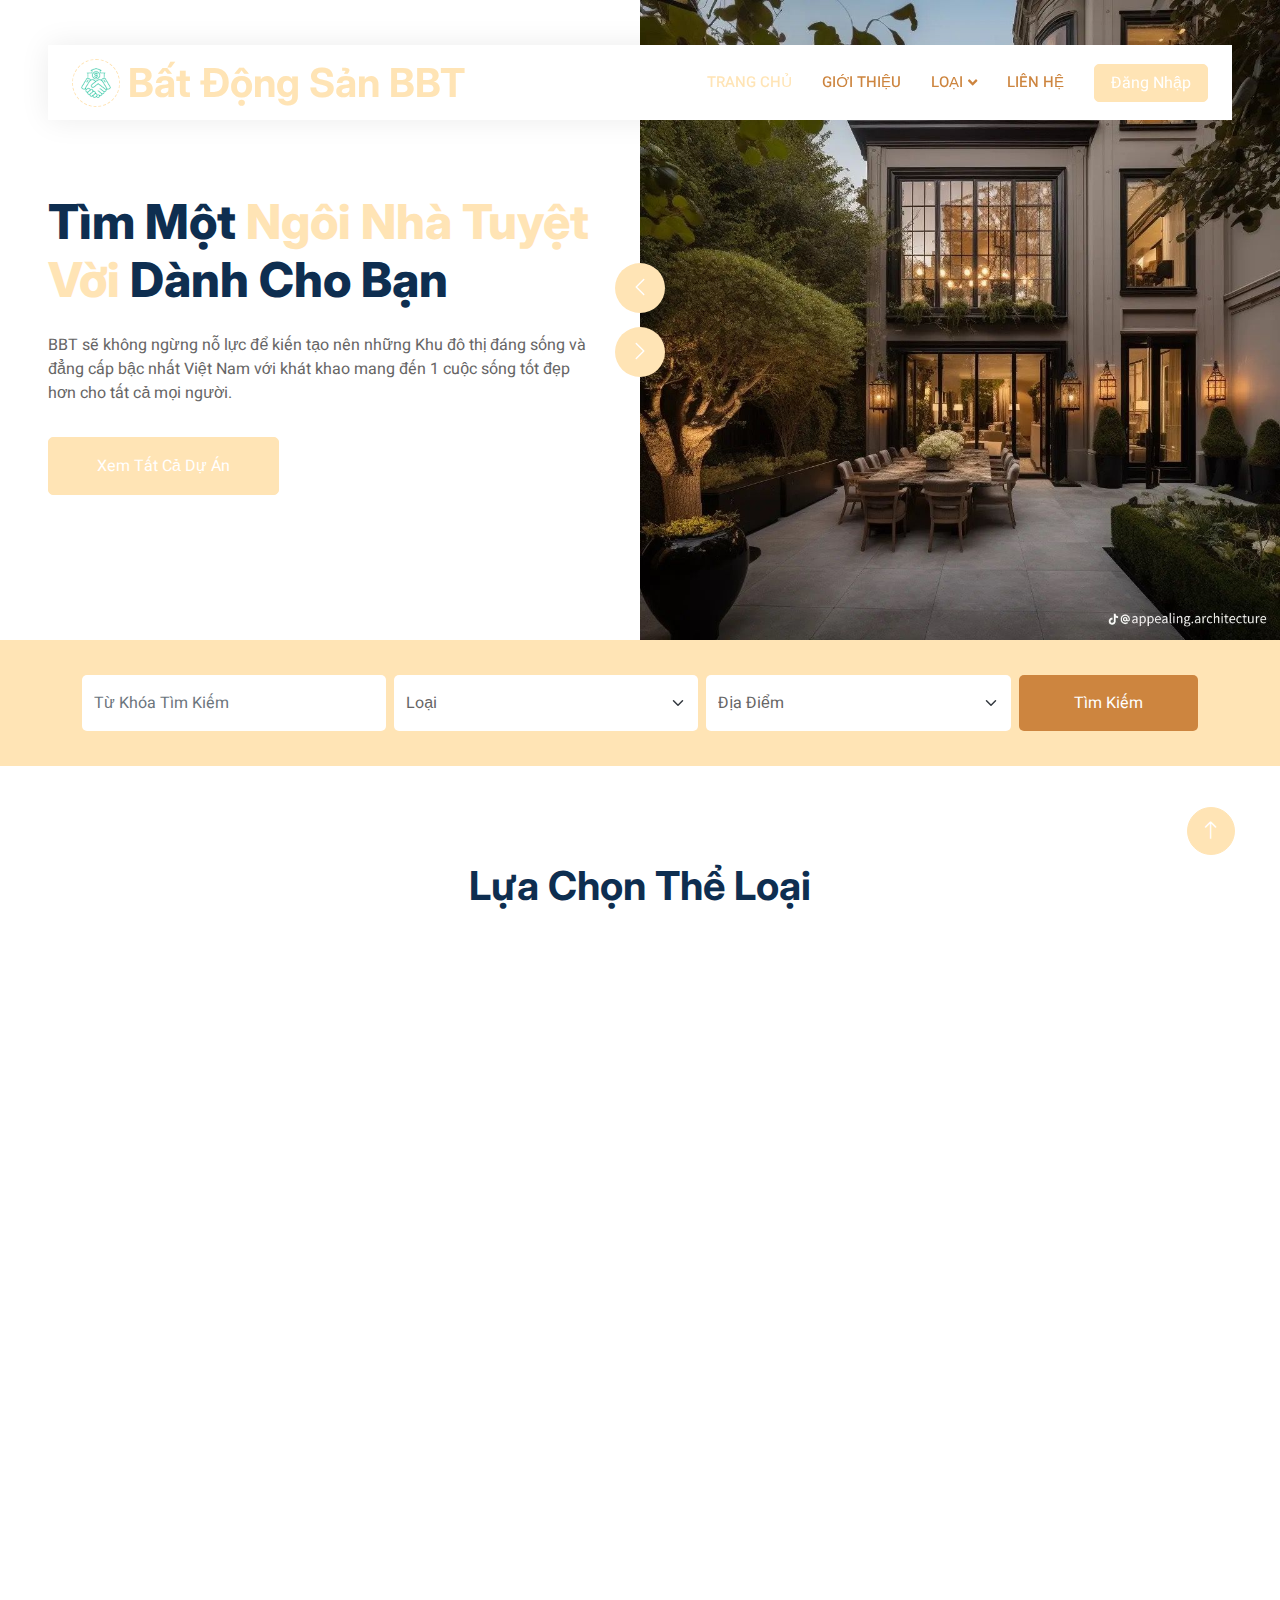
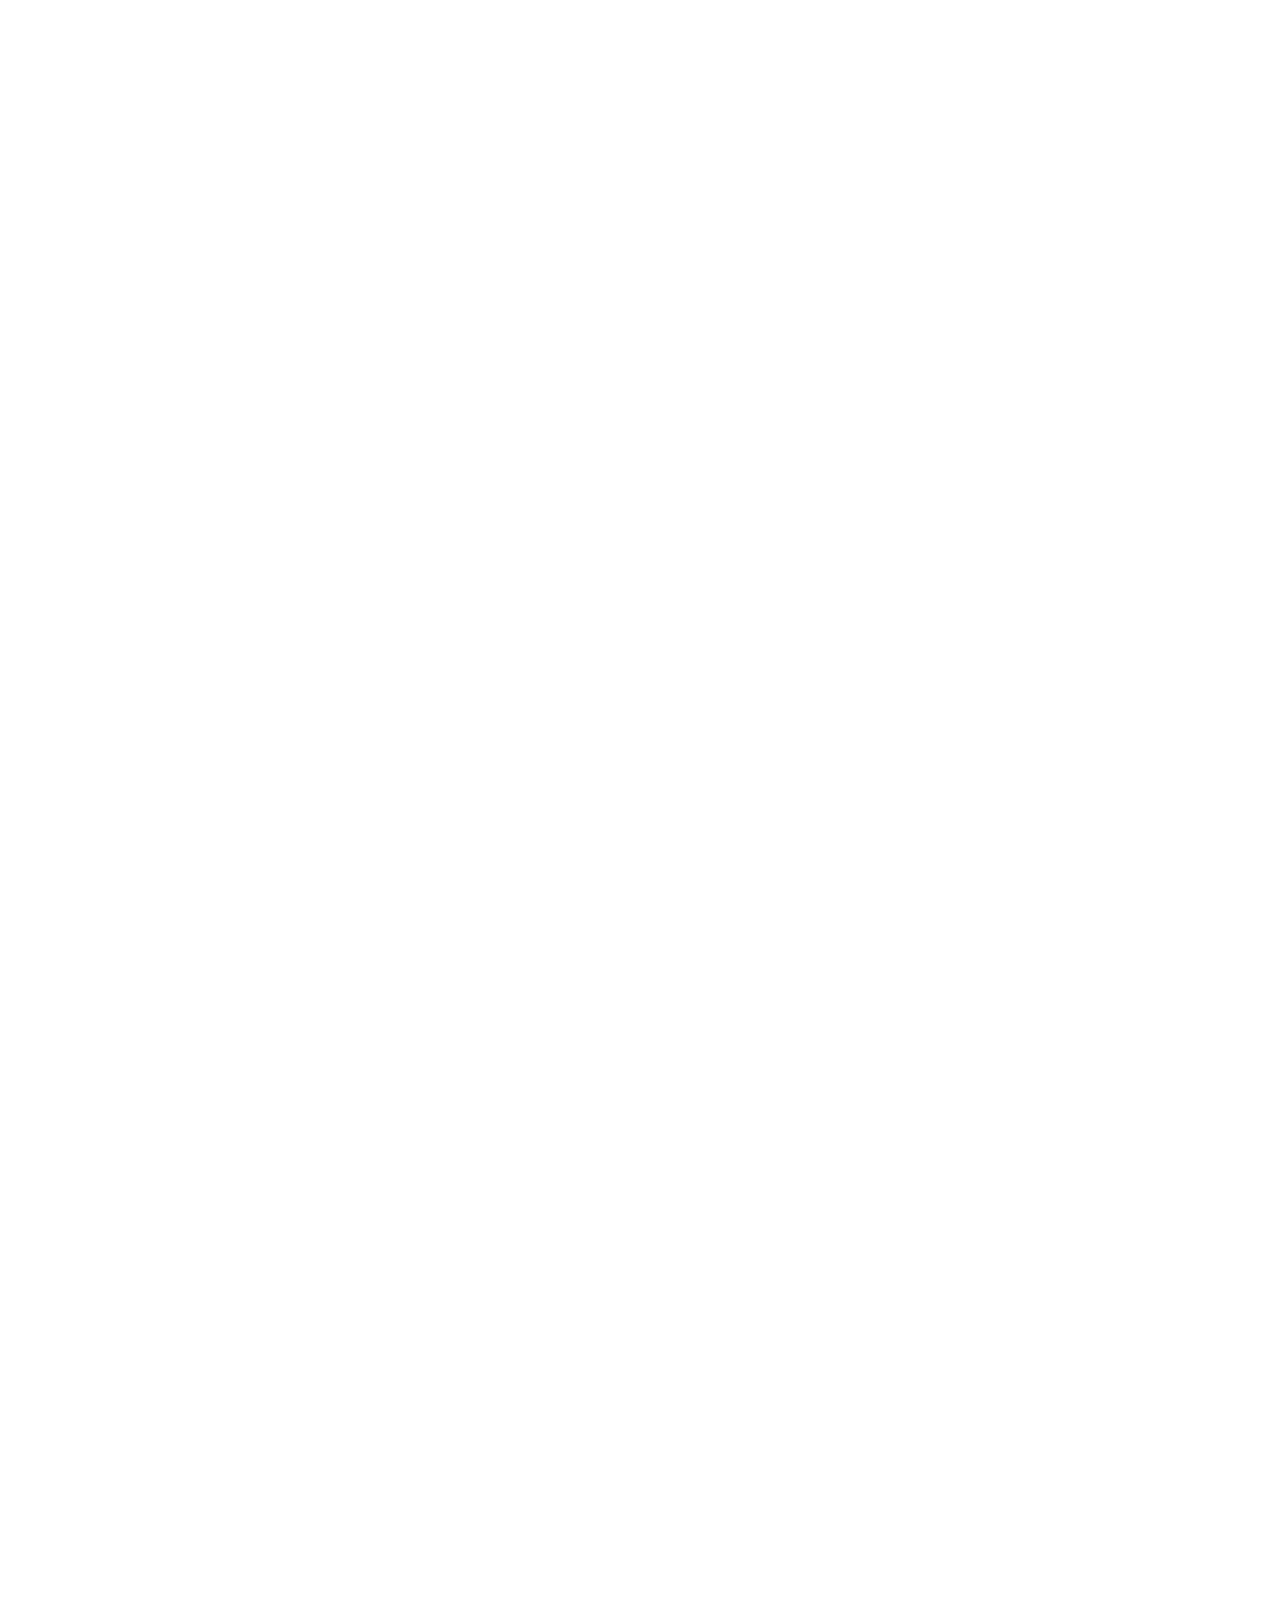
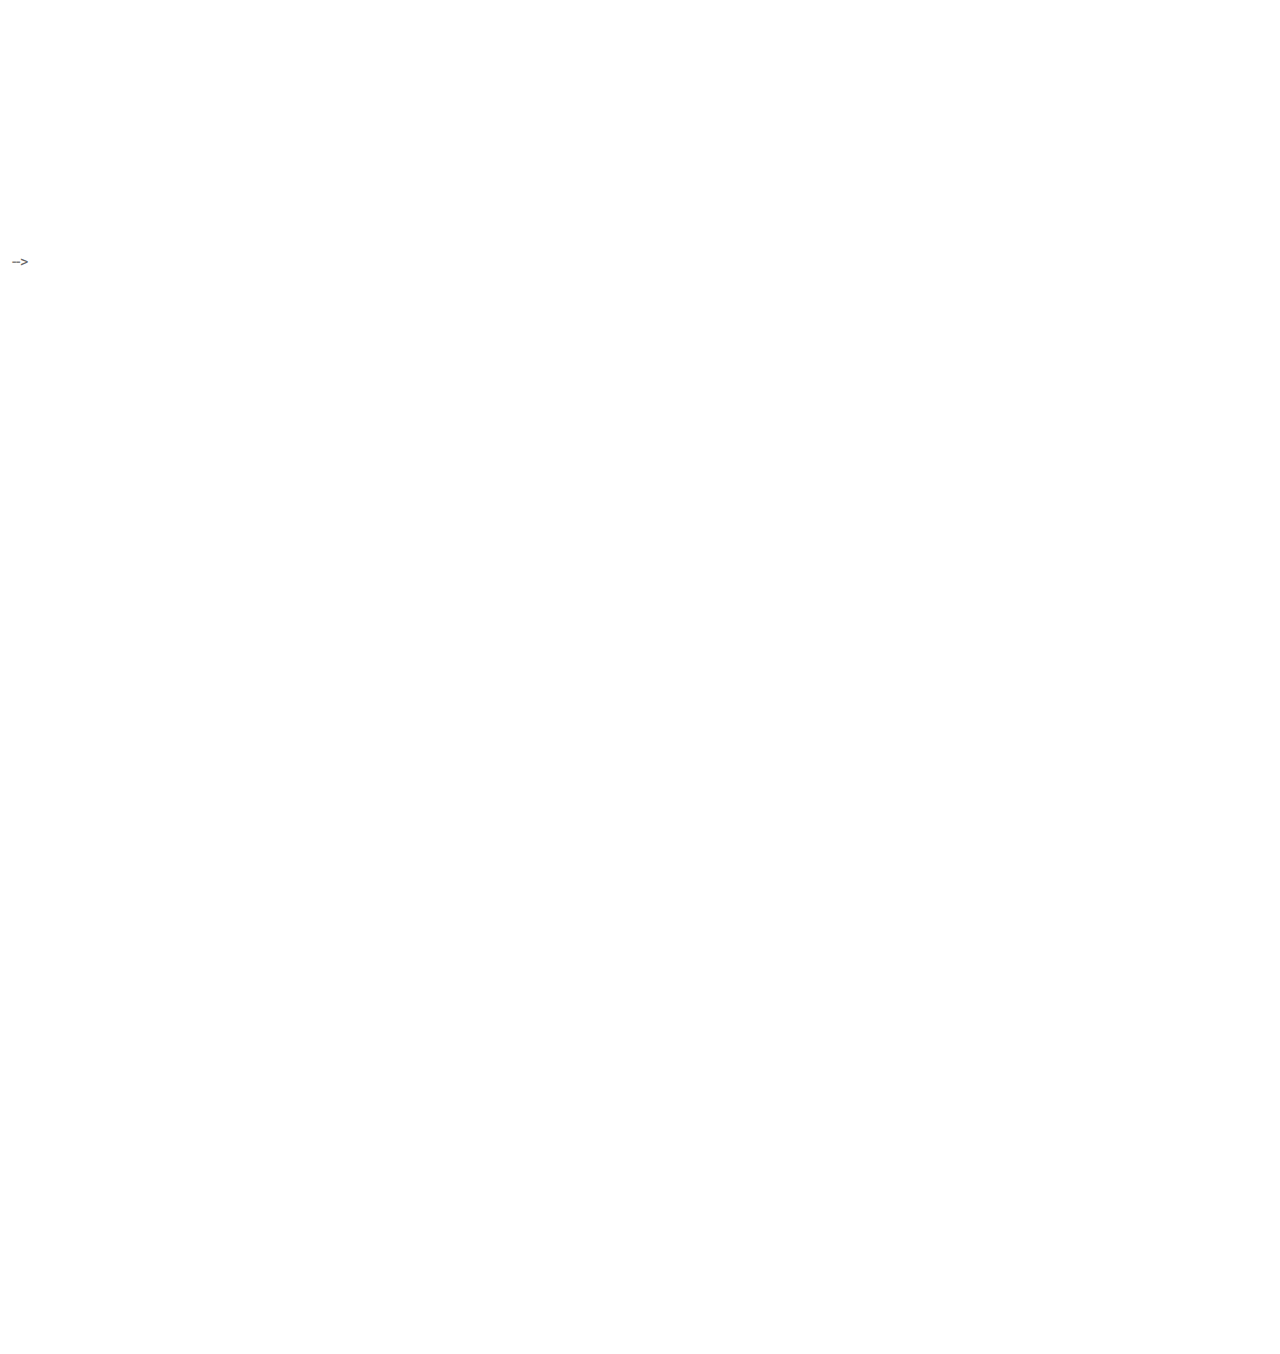
<file: index.html>
<!DOCTYPE html>
<html lang="en">

<head>
    <meta charset="utf-8">
    <title>Bất Động Sản BBT</title>
    <meta content="width=device-width, initial-scale=1.0" name="viewport">
    <meta content="" name="keywords">
    <meta content="" name="description">

    <!-- Favicon -->
    <link rel="shortcut icon" type="image/png" href="img/logohouse.png"/>

    <!-- Google Web Fonts -->
    <link rel="preconnect" href="https://fonts.googleapis.com">
    <link rel="preconnect" href="https://fonts.gstatic.com" crossorigin>
    <link href="https://fonts.googleapis.com/css2?family=Heebo:wght@400;500;600&family=Inter:wght@700;800&display=swap" rel="stylesheet">
    
    <!-- Icon Font Stylesheet -->
    <link href="https://cdnjs.cloudflare.com/ajax/libs/font-awesome/5.10.0/css/all.min.css" rel="stylesheet">
    <link href="https://cdn.jsdelivr.net/npm/bootstrap-icons@1.4.1/font/bootstrap-icons.css" rel="stylesheet">

    <!-- Libraries Stylesheet -->
    <link href="lib/animate/animate.min.css" rel="stylesheet">
    <link href="lib/owlcarousel/assets/owl.carousel.min.css" rel="stylesheet">

    <!-- Customized Bootstrap Stylesheet -->
    <link href="css/bootstrap.min.css" rel="stylesheet">

    <!-- Template Stylesheet -->
    <link href="css/style.css" rel="stylesheet">
</head>

<body>
    <div class="container-xxl bg-white p-0">
        <!-- Spinner Start -->
        <div id="spinner" class="show bg-white position-fixed translate-middle w-100 vh-100 top-50 start-50 d-flex align-items-center justify-content-center">
            <div class="spinner-border text-primary" style="width: 3rem; height: 3rem;" role="status">
                <span class="sr-only">Loading...</span>
            </div>
        </div>
        <!-- Spinner End -->


        <!-- Navbar Start -->
        <div class="container-fluid nav-bar bg-transparent">
            <nav class="navbar navbar-expand-lg bg-white navbar-light py-0 px-4">
                <a href="index.html" class="navbar-brand d-flex align-items-center text-center">
                    <div class="icon p-2 me-2">
                        <img class="img-fluid" src="img/icon-deal.png" alt="Icon" style="width: 30px; height: 30px;">
                    </div>
                    <h1 class="m-0 text-primary">Bất Động Sản BBT</h1>
                </a>
                <button type="button" class="navbar-toggler" data-bs-toggle="collapse" data-bs-target="#navbarCollapse">
                    <span class="navbar-toggler-icon"></span>
                </button>
                <div class="collapse navbar-collapse" id="navbarCollapse">
                    <div class="navbar-nav ms-auto">
                        <a href="index.html" class="nav-item nav-link active">Trang Chủ</a>
                        <a href="about.html" class="nav-item nav-link">Giới Thiệu</a>
                        <div class="nav-item dropdown">
                            <a href="#" class="nav-link dropdown-toggle" data-bs-toggle="dropdown">Loại</a>
                            <div class="dropdown-menu rounded-0 m-0">
                                <a href="property-list.html" class="dropdown-item">Property List</a>
                                <a href="property-type.html" class="dropdown-item">Property Type</a>
                                <a href="property-agent.html" class="dropdown-item">Property Agent</a>
                            </div>
                        </div>

                        <a href="contact.html" class="nav-item nav-link">Liên Hệ</a>
                    </div>
                    <a href="login.html" class="btn btn-primary px-3 d-none d-lg-flex" >Đăng Nhập</a>
                    
                </div>
            </nav>
        </div>
        <!-- Navbar End -->

<!-- 
        <!-- Header Start -->
        <div class="container-fluid header bg-white p-0">
            <div class="row g-0 align-items-center flex-column-reverse flex-md-row">
                <div class="col-md-6 p-5 mt-lg-5">
                    <h1 class="display-5 animated fadeIn mb-4">Tìm Một <span class="text-primary">Ngôi Nhà Tuyệt Vời</span> Dành Cho Bạn</h1>
                    <p class="animated fadeIn mb-4 pb-2">BBT sẽ không ngừng nỗ lực để kiến tạo nên những Khu đô thị đáng sống và đẳng cấp bậc nhất Việt Nam với khát khao mang đến 1 cuộc sống tốt đẹp hơn cho tất cả mọi người.</p>
                    <a href="DuAn.html" class="btn btn-primary py-3 px-5 me-3 animated fadeIn">Xem Tất Cả Dự Án</a>
                </div>
                <div class="col-md-6 animated fadeIn">
                    <div class="owl-carousel header-carousel">
                        <div class="owl-carousel-item">
                            <img class="img-fluid" src="img/carousel-1.jpg" alt="">
                        </div>
                        <div class="owl-carousel-item">
                            <img class="img-fluid" src="img/carousel-2.jpg" alt="">
                        </div>
                    </div>
                </div>
            </div>
        </div>
        <!-- Header End


        <!-- Search Start -->
        <div class="container-fluid bg-primary mb-5 wow fadeIn" data-wow-delay="0.1s" style="padding: 35px;">
            <div class="container">
                <div class="row g-2">
                    <div class="col-md-10">
                        <div class="row g-2">
                            <div class="col-md-4">
                                <input type="text" class="form-control border-0 py-3" placeholder="Từ Khóa Tìm Kiếm">
                            </div>
                            <div class="col-md-4" id="hover">
                                <select class="form-select border-0 py-3" style="border-color: #8B4513;">
                                    <option selected>Loại</option>
                                    <option value="1">Villa</option>
                                    <option value="2">Chung Cư</option>
                                    <option value="3">Nhà Ở</option>
                                </select>
                            </div>
                            <div class="col-md-4">
                                <select class="form-select border-0 py-3">
                                    <option selected>Địa Điểm</option>
                                    <option value="1">Quận 1</option>
                                    <option value="2">Quận 10</option>
                                    <option value="3">Phú Nhuận</option>
                                </select>
                            </div>
                        </div>
                    </div>
                    <div class="col-md-2">
                        <button class="btn btn-dark border-0 w-100 py-3">Tìm Kiếm</button>
                    </div>
                </div>
            </div>
        </div>
        <!-- Search End -->


        <!-- Category Start -->
        <div class="container-xxl py-5">
            <div class="container">
                <div class="text-center mx-auto mb-5 wow fadeInUp" data-wow-delay="0.1s" style="max-width: 600px;">
                    <h1 class="mb-3">Lựa Chọn Thể Loại</h1>
                </div>
                <div class="row g-4">
                    <div class="col-lg-3 col-sm-6 wow fadeInUp" data-wow-delay="0.1s">
                        <a class="cat-item d-block bg-light text-center rounded p-3" href="">
                            <div class="rounded p-4">
                                <div class="icon mb-3">
                                    <img class="img-fluid" src="img/icon-apartment.png" alt="Icon">
                                </div>
                                <h6>Căn Hộ</h6>
                                <span>192 Dự Án</span>
                            </div>
                        </a>
                    </div>
                    <div class="col-lg-3 col-sm-6 wow fadeInUp" data-wow-delay="0.3s">
                        <a class="cat-item d-block bg-light text-center rounded p-3" href="">
                            <div class="rounded p-4">
                                <div class="icon mb-3">
                                    <img class="img-fluid" src="img/icon-villa.png" alt="Icon">
                                </div>
                                <h6>Villa</h6>
                                <span>123 Dự Án</span>
                            </div>
                        </a>
                    </div>
                    <div class="col-lg-3 col-sm-6 wow fadeInUp" data-wow-delay="0.5s">
                        <a class="cat-item d-block bg-light text-center rounded p-3" href="">
                            <div class="rounded p-4">
                                <div class="icon mb-3">
                                    <img class="img-fluid" src="img/icon-house.png" alt="Icon">
                                </div>
                                <h6>Nhà Ở</h6>
                                <span>189 Dự Án</span>
                            </div>
                        </a>
                    </div>
                    <div class="col-lg-3 col-sm-6 wow fadeInUp" data-wow-delay="0.7s">
                        <a class="cat-item d-block bg-light text-center rounded p-3" href="">
                            <div class="rounded p-4">
                                <div class="icon mb-3">
                                    <img class="img-fluid" src="img/icon-housing.png" alt="Icon">
                                </div>
                                <h6>Văn Phòng</h6>
                                <span>256 Dự Án</span>
                            </div>
                        </a>
                    </div>
                    <div class="col-lg-3 col-sm-6 wow fadeInUp" data-wow-delay="0.1s">
                        <a class="cat-item d-block bg-light text-center rounded p-3" href="">
                            <div class="rounded p-4">
                                <div class="icon mb-3">
                                    <img class="img-fluid" src="img/icon-building.png" alt="Icon">
                                </div>
                                <h6>Công Trình</h6>
                                <span>586 Dự Án</span>
                            </div>
                        </a>
                    </div>
                    <div class="col-lg-3 col-sm-6 wow fadeInUp" data-wow-delay="0.3s">
                        <a class="cat-item d-block bg-light text-center rounded p-3" href="">
                            <div class="rounded p-4">
                                <div class="icon mb-3">
                                    <img class="img-fluid" src="img/icon-neighborhood.png" alt="Icon">
                                </div>
                                <h6>Nhà Cao Tầng</h6>
                                <span>342 Dự Án</span>
                            </div>
                        </a>
                    </div>
                    <div class="col-lg-3 col-sm-6 wow fadeInUp" data-wow-delay="0.5s">
                        <a class="cat-item d-block bg-light text-center rounded p-3" href="">
                            <div class="rounded p-4">
                                <div class="icon mb-3">
                                    <img class="img-fluid" src="img/icon-condominium.png" alt="Icon">
                                </div>
                                <h6>Shop</h6>
                                <span>987 Dự Án</span>
                            </div>
                        </a>
                    </div>
                    <div class="col-lg-3 col-sm-6 wow fadeInUp" data-wow-delay="0.7s">
                        <a class="cat-item d-block bg-light text-center rounded p-3" href="">
                            <div class="rounded p-4">
                                <div class="icon mb-3">
                                    <img class="img-fluid" src="img/icon-luxury.png" alt="Icon">
                                </div>
                                <h6>Kho</h6>
                                <span>1.234 Dự Án</span>
                            </div>
                        </a>
                    </div>
                </div>
            </div>
        </div>
        <!-- Category End -->


        <!-- About Start -->
        <div class="container-xxl py-5">
            <div class="container">
                <div class="row g-5 align-items-center">
                    <div class="col-lg-6 wow fadeIn" data-wow-delay="0.1s">
                        <div class="about-img position-relative overflow-hidden p-5 pe-0">
                            <img class="img-fluid w-100" src="img/about.jpg">
                        </div>
                    </div>
                    <div class="col-lg-6 wow fadeIn" data-wow-delay="0.5s">
                        <h1 class="mb-4">BBT là lựa chọn số 1 dành cho bạn</h1>
                        <p class="mb-4">Ở Đây Chúng Tôi Cam Kết Với Khách Hàng 3 Tiêu Chí</p>
                        <p><i class="fa fa-check text-primary me-3"></i>Uy Tín</p>
                        <p><i class="fa fa-check text-primary me-3"></i>Chất Lượng</p>
                        <p><i class="fa fa-check text-primary me-3"></i>Hoàn Hảo</p>
                        <a class="btn btn-primary py-3 px-5 mt-3" >Chúng Tôi Là Ngôi Nhà Của Bạn</a>
                    </div>
                </div>
            </div>
        </div>
        <!-- About End -->


        <!-- Property List Start -->
        <div class="container-xxl py-5">
            <div class="container">
                <div class="row g-0 gx-5 align-items-end">
                    <div class="col-lg-6">
                        <div class="text-start mx-auto mb-5 wow slideInLeft" data-wow-delay="0.1s">
                            <h1 class="mb-3">Dự Án</h1>
                        </div>
                    </div>

                <div class="tab-content">
                    <div id="tab-1" class="tab-pane fade show p-0 active">
                        <div class="row g-4">
                            <div class="col-lg-4 col-md-6 wow fadeInUp" data-wow-delay="0.1s">
                                <div class="property-item rounded overflow-hidden">
                                    <div class="position-relative overflow-hidden">
                                        <a href=""><img class="img-fluid" src="img/property-1.jpg" alt=""></a>
                                        <div class="bg-white rounded-top text-primary position-absolute start-0 bottom-0 mx-4 pt-1 px-3">Căn Hộ</div>
                                    </div>
                                    <div class="p-4 pb-0">
                                        <h5 class="text-primary mb-3">$12,345</h5>
                                        <a class="d-block h5 mb-2" href="">Golden Urban House For Sell</a>
                                        <p><i class="fa fa-map-marker-alt text-primary me-2"></i>123 Street, New York, USA</p>
                                    </div>
                                    <div class="d-flex border-top">
                                        <small class="flex-fill text-center border-end py-2"><i class="fa fa-ruler-combined text-primary me-2"></i>1000 Sqft</small>
                                        <small class="flex-fill text-center border-end py-2"><i class="fa fa-bed text-primary me-2"></i>3 Bed</small>
                                        <small class="flex-fill text-center py-2"><i class="fa fa-bath text-primary me-2"></i>2 Bath</small>
                                    </div>
                                </div>
                            </div>
                            <div class="col-lg-4 col-md-6 wow fadeInUp" data-wow-delay="0.3s">
                                <div class="property-item rounded overflow-hidden">
                                    <div class="position-relative overflow-hidden">
                                        <a href=""><img class="img-fluid-pr2" src="img/property-2.jpg" alt=""></a>
                                        <div class="bg-white rounded-top text-primary position-absolute start-0 bottom-0 mx-4 pt-1 px-3">Villa</div>
                                    </div>
                                    <div class="p-4 pb-0">
                                        <h5 class="text-primary mb-3">$12,345</h5>
                                        <a class="d-block h5 mb-2" href="">Golden Urban House For Sell</a>
                                        <p><i class="fa fa-map-marker-alt text-primary me-2"></i>123 Street, New York, USA</p>
                                    </div>
                                    <div class="d-flex border-top">
                                        <small class="flex-fill text-center border-end py-2"><i class="fa fa-ruler-combined text-primary me-2"></i>1000 Sqft</small>
                                        <small class="flex-fill text-center border-end py-2"><i class="fa fa-bed text-primary me-2"></i>3 Bed</small>
                                        <small class="flex-fill text-center py-2"><i class="fa fa-bath text-primary me-2"></i>2 Bath</small>
                                    </div>
                                </div>
                            </div>
                            <div class="col-lg-4 col-md-6 wow fadeInUp" data-wow-delay="0.5s">
                                <div class="property-item rounded overflow-hidden">
                                    <div class="position-relative overflow-hidden">
                                        <a href=""><img class="img-fluid-pr3" src="img/property-3.jpg" alt=""></a>
                                        <div class="bg-white rounded-top text-primary position-absolute start-0 bottom-0 mx-4 pt-1 px-3">Văn Phòng</div>
                                    </div>
                                    <div class="p-4 pb-0">
                                        <h5 class="text-primary mb-3">$12,345</h5>
                                        <a class="d-block h5 mb-2" href="">Golden Urban House For Sell</a>
                                        <p><i class="fa fa-map-marker-alt text-primary me-2"></i>123 Street, New York, USA</p>
                                    </div>
                                    <div class="d-flex border-top">
                                        <small class="flex-fill text-center border-end py-2"><i class="fa fa-ruler-combined text-primary me-2"></i>1000 Sqft</small>
                                        <small class="flex-fill text-center border-end py-2"><i class="fa fa-bed text-primary me-2"></i>3 Bed</small>
                                        <small class="flex-fill text-center py-2"><i class="fa fa-bath text-primary me-2"></i>2 Bath</small>
                                    </div>
                                </div>
                            </div>
                            <div class="col-lg-4 col-md-6 wow fadeInUp" data-wow-delay="0.1s">
                                <div class="property-item rounded overflow-hidden">
                                    <div class="position-relative overflow-hidden">
                                        <a href=""><img class="img-fluid-pr4" src="img/property-4.jpg" alt=""></a>
                                        <div class="bg-white rounded-top text-primary position-absolute start-0 bottom-0 mx-4 pt-1 px-3">Công Trình</div>
                                    </div>
                                    <div class="p-4 pb-0">
                                        <h5 class="text-primary mb-3">$12,345</h5>
                                        <a class="d-block h5 mb-2" href="">Golden Urban House For Sell</a>
                                        <p><i class="fa fa-map-marker-alt text-primary me-2"></i>123 Street, New York, USA</p>
                                    </div>
                                    <div class="d-flex border-top">
                                        <small class="flex-fill text-center border-end py-2"><i class="fa fa-ruler-combined text-primary me-2"></i>1000 Sqft</small>
                                        <small class="flex-fill text-center border-end py-2"><i class="fa fa-bed text-primary me-2"></i>3 Bed</small>
                                        <small class="flex-fill text-center py-2"><i class="fa fa-bath text-primary me-2"></i>2 Bath</small>
                                    </div>
                                </div>
                            </div>
                            <div class="col-lg-4 col-md-6 wow fadeInUp" data-wow-delay="0.3s">
                                <div class="property-item rounded overflow-hidden">
                                    <div class="position-relative overflow-hidden">
                                        <a href=""><img class="img-fluid-pr5" src="img/property-5.jpg" alt=""></a>
                                        <div class="bg-white rounded-top text-primary position-absolute start-0 bottom-0 mx-4 pt-1 px-3">Nhà Ở</div>
                                    </div>
                                    <div class="p-4 pb-0">
                                        <h5 class="text-primary mb-3">$12,345</h5>
                                        <a class="d-block h5 mb-2" href="">Golden Urban House For Sell</a>
                                        <p><i class="fa fa-map-marker-alt text-primary me-2"></i>123 Street, New York, USA</p>
                                    </div>
                                    <div class="d-flex border-top">
                                        <small class="flex-fill text-center border-end py-2"><i class="fa fa-ruler-combined text-primary me-2"></i>1000 Sqft</small>
                                        <small class="flex-fill text-center border-end py-2"><i class="fa fa-bed text-primary me-2"></i>3 Bed</small>
                                        <small class="flex-fill text-center py-2"><i class="fa fa-bath text-primary me-2"></i>2 Bath</small>
                                    </div>
                                </div>
                            </div>
                            <div class="col-lg-4 col-md-6 wow fadeInUp" data-wow-delay="0.5s">
                                <div class="property-item rounded overflow-hidden">
                                    <div class="position-relative overflow-hidden">
                                        <a href=""><img class="img-fluid-pr6" src="img/property-6.jpg" alt=""></a>
                                        <div class="bg-white rounded-top text-primary position-absolute start-0 bottom-0 mx-4 pt-1 px-3">Shop</div>
                                    </div>
                                    <div class="p-4 pb-0">
                                        <h5 class="text-primary mb-3">$12,345</h5>
                                        <a class="d-block h5 mb-2" href="">Golden Urban House For Sell</a>
                                        <p><i class="fa fa-map-marker-alt text-primary me-2"></i>123 Street, New York, USA</p>
                                    </div>
                                    <div class="d-flex border-top">
                                        <small class="flex-fill text-center border-end py-2"><i class="fa fa-ruler-combined text-primary me-2"></i>1000 Sqft</small>
                                        <small class="flex-fill text-center border-end py-2"><i class="fa fa-bed text-primary me-2"></i>3 Bed</small>
                                        <small class="flex-fill text-center py-2"><i class="fa fa-bath text-primary me-2"></i>2 Bath</small>
                                    </div>
                                </div>
                            </div>
                            <div class="col-12 text-center wow fadeInUp" data-wow-delay="0.1s">
                                <a class="btn btn-primary py-3 px-5" href="">More</a>
                            </div>
                        </div>
                    </div>
                    <div id="tab-2" class="tab-pane fade show p-0">
                        <div class="row g-4">
                            <div class="col-lg-4 col-md-6">
                                <div class="property-item rounded overflow-hidden">
                                    <div class="position-relative overflow-hidden">
                                        <a href=""><img class="img-fluid" src="img/property-1.jpg" alt=""></a>
                                        <div class="bg-primary rounded text-white position-absolute start-0 top-0 m-4 py-1 px-3">For Sell</div>
                                        <div class="bg-white rounded-top text-primary position-absolute start-0 bottom-0 mx-4 pt-1 px-3">Appartment</div>
                                    </div>
                                    <div class="p-4 pb-0">
                                        <h5 class="text-primary mb-3">$12,345</h5>
                                        <a class="d-block h5 mb-2" href="">Golden Urban House For Sell</a>
                                        <p><i class="fa fa-map-marker-alt text-primary me-2"></i>123 Street, New York, USA</p>
                                    </div>
                                    <div class="d-flex border-top">
                                        <small class="flex-fill text-center border-end py-2"><i class="fa fa-ruler-combined text-primary me-2"></i>1000 Sqft</small>
                                        <small class="flex-fill text-center border-end py-2"><i class="fa fa-bed text-primary me-2"></i>3 Bed</small>
                                        <small class="flex-fill text-center py-2"><i class="fa fa-bath text-primary me-2"></i>2 Bath</small>
                                    </div>
                                </div>
                            </div>
                            <div class="col-lg-4 col-md-6">
                                <div class="property-item rounded overflow-hidden">
                                    <div class="position-relative overflow-hidden">
                                        <a href=""><img class="img-fluid" src="img/property-2.jpg" alt=""></a>
                                        <div class="bg-primary rounded text-white position-absolute start-0 top-0 m-4 py-1 px-3">For Rent</div>
                                        <div class="bg-white rounded-top text-primary position-absolute start-0 bottom-0 mx-4 pt-1 px-3">Villa</div>
                                    </div>
                                    <div class="p-4 pb-0">
                                        <h5 class="text-primary mb-3">$12,345</h5>
                                        <a class="d-block h5 mb-2" href="">Golden Urban House For Sell</a>
                                        <p><i class="fa fa-map-marker-alt text-primary me-2"></i>123 Street, New York, USA</p>
                                    </div>
                                    <div class="d-flex border-top">
                                        <small class="flex-fill text-center border-end py-2"><i class="fa fa-ruler-combined text-primary me-2"></i>1000 Sqft</small>
                                        <small class="flex-fill text-center border-end py-2"><i class="fa fa-bed text-primary me-2"></i>3 Bed</small>
                                        <small class="flex-fill text-center py-2"><i class="fa fa-bath text-primary me-2"></i>2 Bath</small>
                                    </div>
                                </div>
                            </div>
                            <div class="col-lg-4 col-md-6">
                                <div class="property-item rounded overflow-hidden">
                                    <div class="position-relative overflow-hidden">
                                        <a href=""><img class="img-fluid" src="img/property-3.jpg" alt=""></a>
                                        <div class="bg-primary rounded text-white position-absolute start-0 top-0 m-4 py-1 px-3">For Sell</div>
                                        <div class="bg-white rounded-top text-primary position-absolute start-0 bottom-0 mx-4 pt-1 px-3">Office</div>
                                    </div>
                                    <div class="p-4 pb-0">
                                        <h5 class="text-primary mb-3">$12,345</h5>
                                        <a class="d-block h5 mb-2" href="">Golden Urban House For Sell</a>
                                        <p><i class="fa fa-map-marker-alt text-primary me-2"></i>123 Street, New York, USA</p>
                                    </div>
                                    <div class="d-flex border-top">
                                        <small class="flex-fill text-center border-end py-2"><i class="fa fa-ruler-combined text-primary me-2"></i>1000 Sqft</small>
                                        <small class="flex-fill text-center border-end py-2"><i class="fa fa-bed text-primary me-2"></i>3 Bed</small>
                                        <small class="flex-fill text-center py-2"><i class="fa fa-bath text-primary me-2"></i>2 Bath</small>
                                    </div>
                                </div>
                            </div>
                            <div class="col-lg-4 col-md-6">
                                <div class="property-item rounded overflow-hidden">
                                    <div class="position-relative overflow-hidden">
                                        <a href=""><img class="img-fluid" src="img/property-4.jpg" alt=""></a>
                                        <div class="bg-primary rounded text-white position-absolute start-0 top-0 m-4 py-1 px-3">For Rent</div>
                                        <div class="bg-white rounded-top text-primary position-absolute start-0 bottom-0 mx-4 pt-1 px-3">Building</div>
                                    </div>
                                    <div class="p-4 pb-0">
                                        <h5 class="text-primary mb-3">$12,345</h5>
                                        <a class="d-block h5 mb-2" href="">Golden Urban House For Sell</a>
                                        <p><i class="fa fa-map-marker-alt text-primary me-2"></i>123 Street, New York, USA</p>
                                    </div>
                                    <div class="d-flex border-top">
                                        <small class="flex-fill text-center border-end py-2"><i class="fa fa-ruler-combined text-primary me-2"></i>1000 Sqft</small>
                                        <small class="flex-fill text-center border-end py-2"><i class="fa fa-bed text-primary me-2"></i>3 Bed</small>
                                        <small class="flex-fill text-center py-2"><i class="fa fa-bath text-primary me-2"></i>2 Bath</small>
                                    </div>
                                </div>
                            </div>
                            <div class="col-lg-4 col-md-6">
                                <div class="property-item rounded overflow-hidden">
                                    <div class="position-relative overflow-hidden">
                                        <a href=""><img class="img-fluid" src="img/property-5.jpg" alt=""></a>
                                        <div class="bg-primary rounded text-white position-absolute start-0 top-0 m-4 py-1 px-3">For Sell</div>
                                        <div class="bg-white rounded-top text-primary position-absolute start-0 bottom-0 mx-4 pt-1 px-3">Home</div>
                                    </div>
                                    <div class="p-4 pb-0">
                                        <h5 class="text-primary mb-3">$12,345</h5>
                                        <a class="d-block h5 mb-2" href="">Golden Urban House For Sell</a>
                                        <p><i class="fa fa-map-marker-alt text-primary me-2"></i>123 Street, New York, USA</p>
                                    </div>
                                    <div class="d-flex border-top">
                                        <small class="flex-fill text-center border-end py-2"><i class="fa fa-ruler-combined text-primary me-2"></i>1000 Sqft</small>
                                        <small class="flex-fill text-center border-end py-2"><i class="fa fa-bed text-primary me-2"></i>3 Bed</small>
                                        <small class="flex-fill text-center py-2"><i class="fa fa-bath text-primary me-2"></i>2 Bath</small>
                                    </div>
                                </div>
                            </div>
                            <div class="col-lg-4 col-md-6">
                                <div class="property-item rounded overflow-hidden">
                                    <div class="position-relative overflow-hidden">
                                        <a href=""><img class="img-fluid" src="img/property-6.jpg" alt=""></a>
                                        <div class="bg-primary rounded text-white position-absolute start-0 top-0 m-4 py-1 px-3">For Rent</div>
                                        <div class="bg-white rounded-top text-primary position-absolute start-0 bottom-0 mx-4 pt-1 px-3">Shop</div>
                                    </div>
                                    <div class="p-4 pb-0">
                                        <h5 class="text-primary mb-3">$12,345</h5>
                                        <a class="d-block h5 mb-2" href="">Golden Urban House For Sell</a>
                                        <p><i class="fa fa-map-marker-alt text-primary me-2"></i>123 Street, New York, USA</p>
                                    </div>
                                    <div class="d-flex border-top">
                                        <small class="flex-fill text-center border-end py-2"><i class="fa fa-ruler-combined text-primary me-2"></i>1000 Sqft</small>
                                        <small class="flex-fill text-center border-end py-2"><i class="fa fa-bed text-primary me-2"></i>3 Bed</small>
                                        <small class="flex-fill text-center py-2"><i class="fa fa-bath text-primary me-2"></i>2 Bath</small>
                                    </div>
                                </div>
                            </div>
                            <div class="col-12 text-center">
                                <a class="btn btn-primary py-3 px-5" href="">Browse More Property</a>
                            </div>
                        </div>
                    </div>
                    <div id="tab-3" class="tab-pane fade show p-0">
                        <div class="row g-4">
                            <div class="col-lg-4 col-md-6">
                                <div class="property-item rounded overflow-hidden">
                                    <div class="position-relative overflow-hidden">
                                        <a href=""><img class="img-fluid" src="img/property-1.jpg" alt=""></a>
                                        <div class="bg-primary rounded text-white position-absolute start-0 top-0 m-4 py-1 px-3">For Sell</div>
                                        <div class="bg-white rounded-top text-primary position-absolute start-0 bottom-0 mx-4 pt-1 px-3">Appartment</div>
                                    </div>
                                    <div class="p-4 pb-0">
                                        <h5 class="text-primary mb-3">$12,345</h5>
                                        <a class="d-block h5 mb-2" href="">Golden Urban House For Sell</a>
                                        <p><i class="fa fa-map-marker-alt text-primary me-2"></i>123 Street, New York, USA</p>
                                    </div>
                                    <div class="d-flex border-top">
                                        <small class="flex-fill text-center border-end py-2"><i class="fa fa-ruler-combined text-primary me-2"></i>1000 Sqft</small>
                                        <small class="flex-fill text-center border-end py-2"><i class="fa fa-bed text-primary me-2"></i>3 Bed</small>
                                        <small class="flex-fill text-center py-2"><i class="fa fa-bath text-primary me-2"></i>2 Bath</small>
                                    </div>
                                </div>
                            </div>
                            <div class="col-lg-4 col-md-6">
                                <div class="property-item rounded overflow-hidden">
                                    <div class="position-relative overflow-hidden">
                                        <a href=""><img class="img-fluid" src="img/property-2.jpg" alt=""></a>
                                        <div class="bg-primary rounded text-white position-absolute start-0 top-0 m-4 py-1 px-3">For Rent</div>
                                        <div class="bg-white rounded-top text-primary position-absolute start-0 bottom-0 mx-4 pt-1 px-3">Villa</div>
                                    </div>
                                    <div class="p-4 pb-0">
                                        <h5 class="text-primary mb-3">$12,345</h5>
                                        <a class="d-block h5 mb-2" href="">Golden Urban House For Sell</a>
                                        <p><i class="fa fa-map-marker-alt text-primary me-2"></i>123 Street, New York, USA</p>
                                    </div>
                                    <div class="d-flex border-top">
                                        <small class="flex-fill text-center border-end py-2"><i class="fa fa-ruler-combined text-primary me-2"></i>1000 Sqft</small>
                                        <small class="flex-fill text-center border-end py-2"><i class="fa fa-bed text-primary me-2"></i>3 Bed</small>
                                        <small class="flex-fill text-center py-2"><i class="fa fa-bath text-primary me-2"></i>2 Bath</small>
                                    </div>
                                </div>
                            </div>
                            <div class="col-lg-4 col-md-6">
                                <div class="property-item rounded overflow-hidden">
                                    <div class="position-relative overflow-hidden">
                                        <a href=""><img class="img-fluid" src="img/property-3.jpg" alt=""></a>
                                        <div class="bg-primary rounded text-white position-absolute start-0 top-0 m-4 py-1 px-3">For Sell</div>
                                        <div class="bg-white rounded-top text-primary position-absolute start-0 bottom-0 mx-4 pt-1 px-3">Office</div>
                                    </div>
                                    <div class="p-4 pb-0">
                                        <h5 class="text-primary mb-3">$12,345</h5>
                                        <a class="d-block h5 mb-2" href="">Golden Urban House For Sell</a>
                                        <p><i class="fa fa-map-marker-alt text-primary me-2"></i>123 Street, New York, USA</p>
                                    </div>
                                    <div class="d-flex border-top">
                                        <small class="flex-fill text-center border-end py-2"><i class="fa fa-ruler-combined text-primary me-2"></i>1000 Sqft</small>
                                        <small class="flex-fill text-center border-end py-2"><i class="fa fa-bed text-primary me-2"></i>3 Bed</small>
                                        <small class="flex-fill text-center py-2"><i class="fa fa-bath text-primary me-2"></i>2 Bath</small>
                                    </div>
                                </div>
                            </div>
                            <div class="col-lg-4 col-md-6">
                                <div class="property-item rounded overflow-hidden">
                                    <div class="position-relative overflow-hidden">
                                        <a href=""><img class="img-fluid" src="img/property-4.jpg" alt=""></a>
                                        <div class="bg-primary rounded text-white position-absolute start-0 top-0 m-4 py-1 px-3">For Rent</div>
                                        <div class="bg-white rounded-top text-primary position-absolute start-0 bottom-0 mx-4 pt-1 px-3">Building</div>
                                    </div>
                                    <div class="p-4 pb-0">
                                        <h5 class="text-primary mb-3">$12,345</h5>
                                        <a class="d-block h5 mb-2" href="">Golden Urban House For Sell</a>
                                        <p><i class="fa fa-map-marker-alt text-primary me-2"></i>123 Street, New York, USA</p>
                                    </div>
                                    <div class="d-flex border-top">
                                        <small class="flex-fill text-center border-end py-2"><i class="fa fa-ruler-combined text-primary me-2"></i>1000 Sqft</small>
                                        <small class="flex-fill text-center border-end py-2"><i class="fa fa-bed text-primary me-2"></i>3 Bed</small>
                                        <small class="flex-fill text-center py-2"><i class="fa fa-bath text-primary me-2"></i>2 Bath</small>
                                    </div>
                                </div>
                            </div>
                            <div class="col-lg-4 col-md-6">
                                <div class="property-item rounded overflow-hidden">
                                    <div class="position-relative overflow-hidden">
                                        <a href=""><img class="img-fluid" src="img/property-5.jpg" alt=""></a>
                                        <div class="bg-primary rounded text-white position-absolute start-0 top-0 m-4 py-1 px-3">For Sell</div>
                                        <div class="bg-white rounded-top text-primary position-absolute start-0 bottom-0 mx-4 pt-1 px-3">Home</div>
                                    </div>
                                    <div class="p-4 pb-0">
                                        <h5 class="text-primary mb-3">$12,345</h5>
                                        <a class="d-block h5 mb-2" href="">Golden Urban House For Sell</a>
                                        <p><i class="fa fa-map-marker-alt text-primary me-2"></i>123 Street, New York, USA</p>
                                    </div>
                                    <div class="d-flex border-top">
                                        <small class="flex-fill text-center border-end py-2"><i class="fa fa-ruler-combined text-primary me-2"></i>1000 Sqft</small>
                                        <small class="flex-fill text-center border-end py-2"><i class="fa fa-bed text-primary me-2"></i>3 Bed</small>
                                        <small class="flex-fill text-center py-2"><i class="fa fa-bath text-primary me-2"></i>2 Bath</small>
                                    </div>
                                </div>
                            </div>
                            <div class="col-lg-4 col-md-6">
                                <div class="property-item rounded overflow-hidden">
                                    <div class="position-relative overflow-hidden">
                                        <a href=""><img class="img-fluid" src="img/property-6.jpg" alt=""></a>
                                        <div class="bg-primary rounded text-white position-absolute start-0 top-0 m-4 py-1 px-3">For Rent</div>
                                        <div class="bg-white rounded-top text-primary position-absolute start-0 bottom-0 mx-4 pt-1 px-3">Shop</div>
                                    </div>
                                    <div class="p-4 pb-0">
                                        <h5 class="text-primary mb-3">$12,345</h5>
                                        <a class="d-block h5 mb-2" href="">Golden Urban House For Sell</a>
                                        <p><i class="fa fa-map-marker-alt text-primary me-2"></i>123 Street, New York, USA</p>
                                    </div>
                                    <div class="d-flex border-top">
                                        <small class="flex-fill text-center border-end py-2"><i class="fa fa-ruler-combined text-primary me-2"></i>1000 Sqft</small>
                                        <small class="flex-fill text-center border-end py-2"><i class="fa fa-bed text-primary me-2"></i>3 Bed</small>
                                        <small class="flex-fill text-center py-2"><i class="fa fa-bath text-primary me-2"></i>2 Bath</small>
                                    </div>
                                </div>
                            </div>
                            <div class="col-12 text-center">
                                <a class="btn btn-primary py-3 px-5" href="">Browse More Property</a>
                            </div>
                        </div>
                    </div>
                </div>
            </div>
        </div> -->

        <!-- Team Start -->
        <div class="container-xxl py-5">
            <div class="container">
                <div class="text-center mx-auto mb-5 wow fadeInUp" data-wow-delay="0.1s" style="max-width: 600px;">
                    <h1 class="mb-3">Người Điều Hành</h1>
                </div>
                <div class="row g-4">
                    <div class="col-lg-3 col-md-6 wow fadeInUp" data-wow-delay="0.1s">
                        <div class="team-item rounded overflow-hidden">
                            <div class="position-relative">
                                <img class="img-fluid-bao" src="img/team-1.jpg" alt="">
                                <div class="position-absolute start-50 top-100 translate-middle d-flex align-items-center">
                                    <a class="btn btn-square mx-1" href=""><i class="fab fa-facebook-f"></i></a>
                                    <a class="btn btn-square mx-1" href=""><i class="fab fa-twitter"></i></a>
                                    <a class="btn btn-square mx-1" href=""><i class="fab fa-instagram"></i></a>
                                </div>
                            </div>
                            <div class="text-center p-4 mt-3">
                                <h5 class="fw-bold mb-0">Chủ Tịch Bảo</h5>
                                <small>Trần Hoàng Quốc Bảo</small>
                            </div>
                        </div>
                    </div>
                    <div class="col-lg-3 col-md-6 wow fadeInUp" data-wow-delay="0.3s">
                        <div class="team-item rounded overflow-hidden">
                            <div class="position-relative">
                                <img class="img-fluid-bach " src="img/team-2.png" alt="">
                                <div class="position-absolute start-50 top-100 translate-middle d-flex align-items-center">
                                    <a class="btn btn-square mx-1" href=""><i class="fab fa-facebook-f"></i></a>
                                    <a class="btn btn-square mx-1" href=""><i class="fab fa-twitter"></i></a>
                                    <a class="btn btn-square mx-1" href=""><i class="fab fa-instagram"></i></a>
                                </div>
                            </div>
                            <div class="text-center p-4 mt-3">
                                <h5 class="fw-bold mb-0">Chủ Tịch Bách</h5>
                                <small>Nguyễn Trương Bách</small>
                            </div>
                        </div>
                    </div>
                    <div class="col-lg-3 col-md-6 wow fadeInUp" data-wow-delay="0.5s">
                        <div class="team-item rounded overflow-hidden">
                            <div class="position-relative">
                                <img class="img-fluid" src="img/team-3.jpg" alt="">
                                <div class="position-absolute start-50 top-100 translate-middle d-flex align-items-center">
                                    <a class="btn btn-square mx-1" href=""><i class="fab fa-facebook-f"></i></a>
                                    <a class="btn btn-square mx-1" href=""><i class="fab fa-twitter"></i></a>
                                    <a class="btn btn-square mx-1" href=""><i class="fab fa-instagram"></i></a>
                                </div>
                            </div>
                            <div class="text-center p-4 mt-3">
                                <h5 class="fw-bold mb-0">Full Name</h5>
                                <small>Designation</small>
                            </div>
                        </div>
                    </div>
                    <div class="col-lg-3 col-md-6 wow fadeInUp" data-wow-delay="0.7s">
                        <div class="team-item rounded overflow-hidden">
                            <div class="position-relative">
                                <img class="img-fluid-nam" src="img/team-4.png" alt="">
                                <div class="position-absolute start-50 top-100 translate-middle d-flex align-items-center">
                                    <a class="btn btn-square mx-1" href=""><i class="fab fa-facebook-f"></i></a>
                                    <a class="btn btn-square mx-1" href=""><i class="fab fa-twitter"></i></a>
                                    <a class="btn btn-square mx-1" href=""><i class="fab fa-instagram"></i></a>
                                </div>
                            </div>
                            <div class="text-center p-4 mt-3">
                                <h5 class="fw-bold mb-0">Chủ Tịch Nam</h5>
                                <small>Dương Quốc Nam</small>
                            </div>
                        </div>
                    </div>
                </div>
            </div>
        </div>
        <!-- Team End -->


        <!-- Testimonial Start -->
        <!-- <div class="container-xxl py-5">
            <div class="container">
                <div class="text-center mx-auto mb-5 wow fadeInUp" data-wow-delay="0.1s" style="max-width: 600px;">
                    <h1 class="mb-3">Our Clients Say!</h1>
                    <p>Eirmod sed ipsum dolor sit rebum labore magna erat. Tempor ut dolore lorem kasd vero ipsum sit eirmod sit. Ipsum diam justo sed rebum vero dolor duo.</p>
                </div>
                <div class="owl-carousel testimonial-carousel wow fadeInUp" data-wow-delay="0.1s">
                    <div class="testimonial-item bg-light rounded p-3">
                        <div class="bg-white border rounded p-4">
                            <p>Tempor stet labore dolor clita stet diam amet ipsum dolor duo ipsum rebum stet dolor amet diam stet. Est stet ea lorem amet est kasd kasd erat eos</p>
                            <div class="d-flex align-items-center">
                                <img class="img-fluid flex-shrink-0 rounded" src="img/testimonial-1.jpg" style="width: 45px; height: 45px;">
                                <div class="ps-3">
                                    <h6 class="fw-bold mb-1">Client Name</h6>
                                    <small>Profession</small>
                                </div>
                            </div>
                        </div>
                    </div>
                    <div class="testimonial-item bg-light rounded p-3">
                        <div class="bg-white border rounded p-4">
                            <p>Tempor stet labore dolor clita stet diam amet ipsum dolor duo ipsum rebum stet dolor amet diam stet. Est stet ea lorem amet est kasd kasd erat eos</p>
                            <div class="d-flex align-items-center">
                                <img class="img-fluid flex-shrink-0 rounded" src="img/testimonial-2.jpg" style="width: 45px; height: 45px;">
                                <div class="ps-3">
                                    <h6 class="fw-bold mb-1">Client Name</h6>
                                    <small>Profession</small>
                                </div>
                            </div>
                        </div>
                    </div>
                    <div class="testimonial-item bg-light rounded p-3">
                        <div class="bg-white border rounded p-4">
                            <p>Tempor stet labore dolor clita stet diam amet ipsum dolor duo ipsum rebum stet dolor amet diam stet. Est stet ea lorem amet est kasd kasd erat eos</p>
                            <div class="d-flex align-items-center">
                                <img class="img-fluid flex-shrink-0 rounded" src="img/testimonial-3.jpg" style="width: 45px; height: 45px;">
                                <div class="ps-3">
                                    <h6 class="fw-bold mb-1">Client Name</h6>
                                    <small>Profession</small>
                                </div>
                            </div>
                        </div>
                    </div>
                </div>
            </div>
        </div> -->
        <!-- Testimonial End -->
        

        <!-- Footer Start -->
        <div class="container-fluid bg-dark text-white-50 footer pt-5 mt-5 wow fadeIn" data-wow-delay="0.1s">
            <div class="container py-5">
                <div class="row g-5">
                    <div class="col-lg-3 col-md-6">
                        <h5 class="text-white mb-4">Công Ty Bất Động Sản BBT</h5>
                        <p class="mb-2"><i class="fa fa-map-marker-alt me-3"></i>Hồ Chí Minh CiTy</p>
                        <p class="mb-2"><i class="fa fa-phone-alt me-3"></i>0949989133</p>
                        <p class="mb-2"><i class="fa fa-envelope me-3"></i>bachnguyentruong@gmail.com</p>
                        <div class="d-flex pt-2">
                            <a class="btn btn-outline-light btn-social" href=""><i class="fab fa-twitter"></i></a>
                            <a class="btn btn-outline-light btn-social" href=""><i class="fab fa-facebook-f"></i></a>
                            <a class="btn btn-outline-light btn-social" href=""><i class="fab fa-youtube"></i></a>
                            <a class="btn btn-outline-light btn-social" href=""><i class="fab fa-linkedin-in"></i></a>
                        </div>
                    </div>
                    <div class="col-lg-3 col-md-6">
                        <h5 class="text-white mb-4">Quick Links</h5>
                        <a class="btn btn-link text-white-50" href="">About Us</a>
                        <a class="btn btn-link text-white-50" href="">Contact Us</a>
                        <a class="btn btn-link text-white-50" href="">Our Services</a>
                        <a class="btn btn-link text-white-50" href="">Privacy Policy</a>
                        <a class="btn btn-link text-white-50" href="">Terms & Condition</a>
                    </div>
                    <div class="col-lg-3 col-md-6">
                        <h5 class="text-white mb-4">Photo Gallery</h5>
                        <div class="row g-2 pt-2">
                            <div class="col-4">
                                <img class="img-fluid rounded bg-light p-1" id="footer" src="img/property-1.jpg" alt="">
                            </div>
                            <div class="col-4">
                                <img class="img-fluid rounded bg-light p-1" id="footer" src="img/property-2.jpg" alt="">
                            </div>
                            <div class="col-4">
                                <img class="img-fluid rounded bg-light p-1" id="footer" src="img/property-3.jpg" alt="">
                            </div>
                            <div class="col-4">
                                <img class="img-fluid rounded bg-light p-1" id="footer" src="img/property-4.jpg" alt="">
                            </div>
                            <div class="col-4">
                                <img class="img-fluid rounded bg-light p-1" id="footer" src="img/property-5.jpg" alt="">
                            </div>
                            <div class="col-4">
                                <img class="img-fluid rounded bg-light p-1" id="footer" src="img/property-6.jpg" alt="">
                            </div>
                        </div>
                    </div>
                    <div class="col-lg-3 col-md-6">
                        <h5 class="text-white mb-4">Thông tin tư vấn</h5>
                        <p>Hãy để lại email để chúng tôi có thể tư vấn cho bạn! </p>
                        <div class="position-relative mx-auto" style="max-width: 400px;">
                            <input class="form-control w-100 py-3 ps-4 pe-5" type="text" id="text" placeholder="Email của bạn" style="color: black; border-color: #8B4513;">
                            <button type="button" class="btn btn-primary py-2 position-absolute top-0 end-0 mt-2 me-2">Gửi</button>

                        </div>
                    </div>
                </div>
            </div>
        </div>
        <!-- Footer End -->


        <!-- Back to Top -->
        <a href="#" class="btn btn-lg btn-primary btn-lg-square back-to-top"><i class="bi bi-arrow-up"></i></a>
    </div>

    <!-- JavaScript Libraries -->
    <script src="https://code.jquery.com/jquery-3.4.1.min.js"></script>
    <script src="https://cdn.jsdelivr.net/npm/bootstrap@5.0.0/dist/js/bootstrap.bundle.min.js"></script>
    <script src="lib/wow/wow.min.js"></script>
    <script src="lib/easing/easing.min.js"></script>
    <script src="lib/waypoints/waypoints.min.js"></script>
    <script src="lib/owlcarousel/owl.carousel.min.js"></script>

    <!-- Template Javascript -->
    <script src="js/main.js"></script>
</body>

</html>
</file>
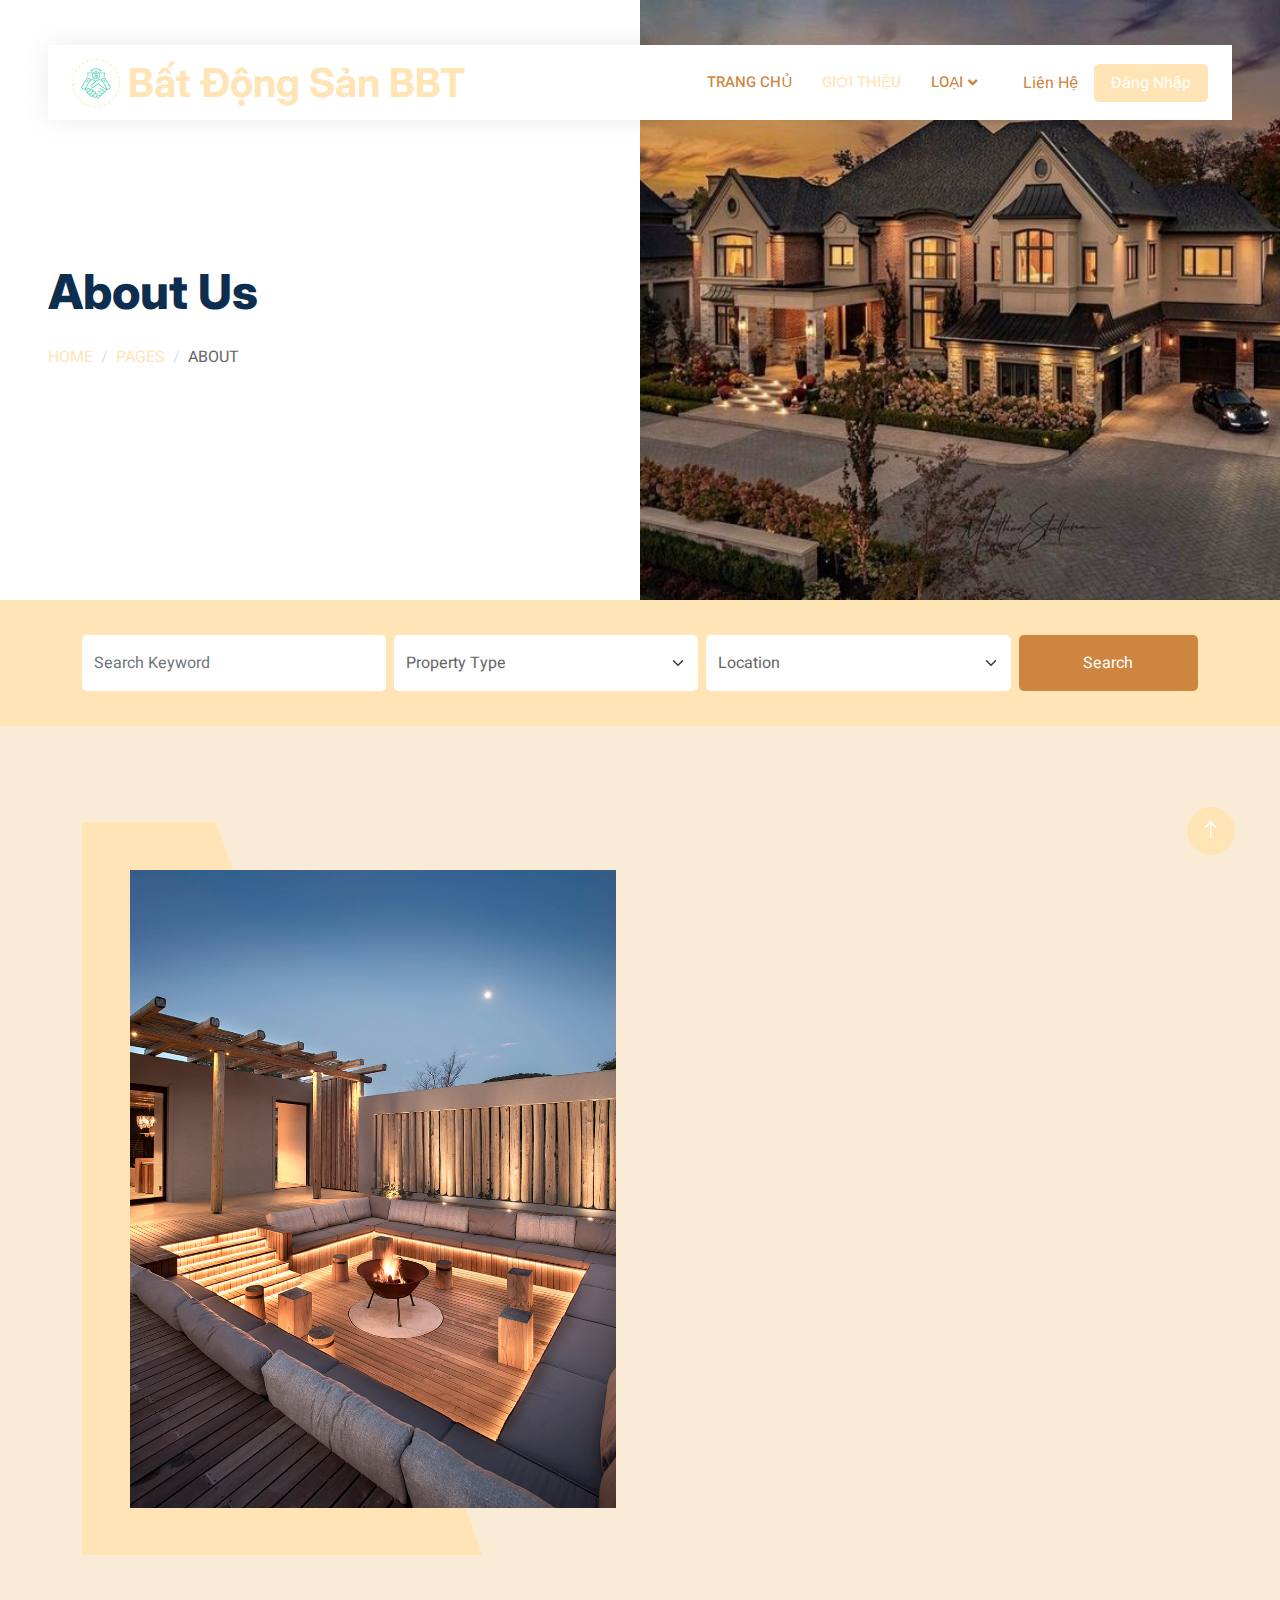
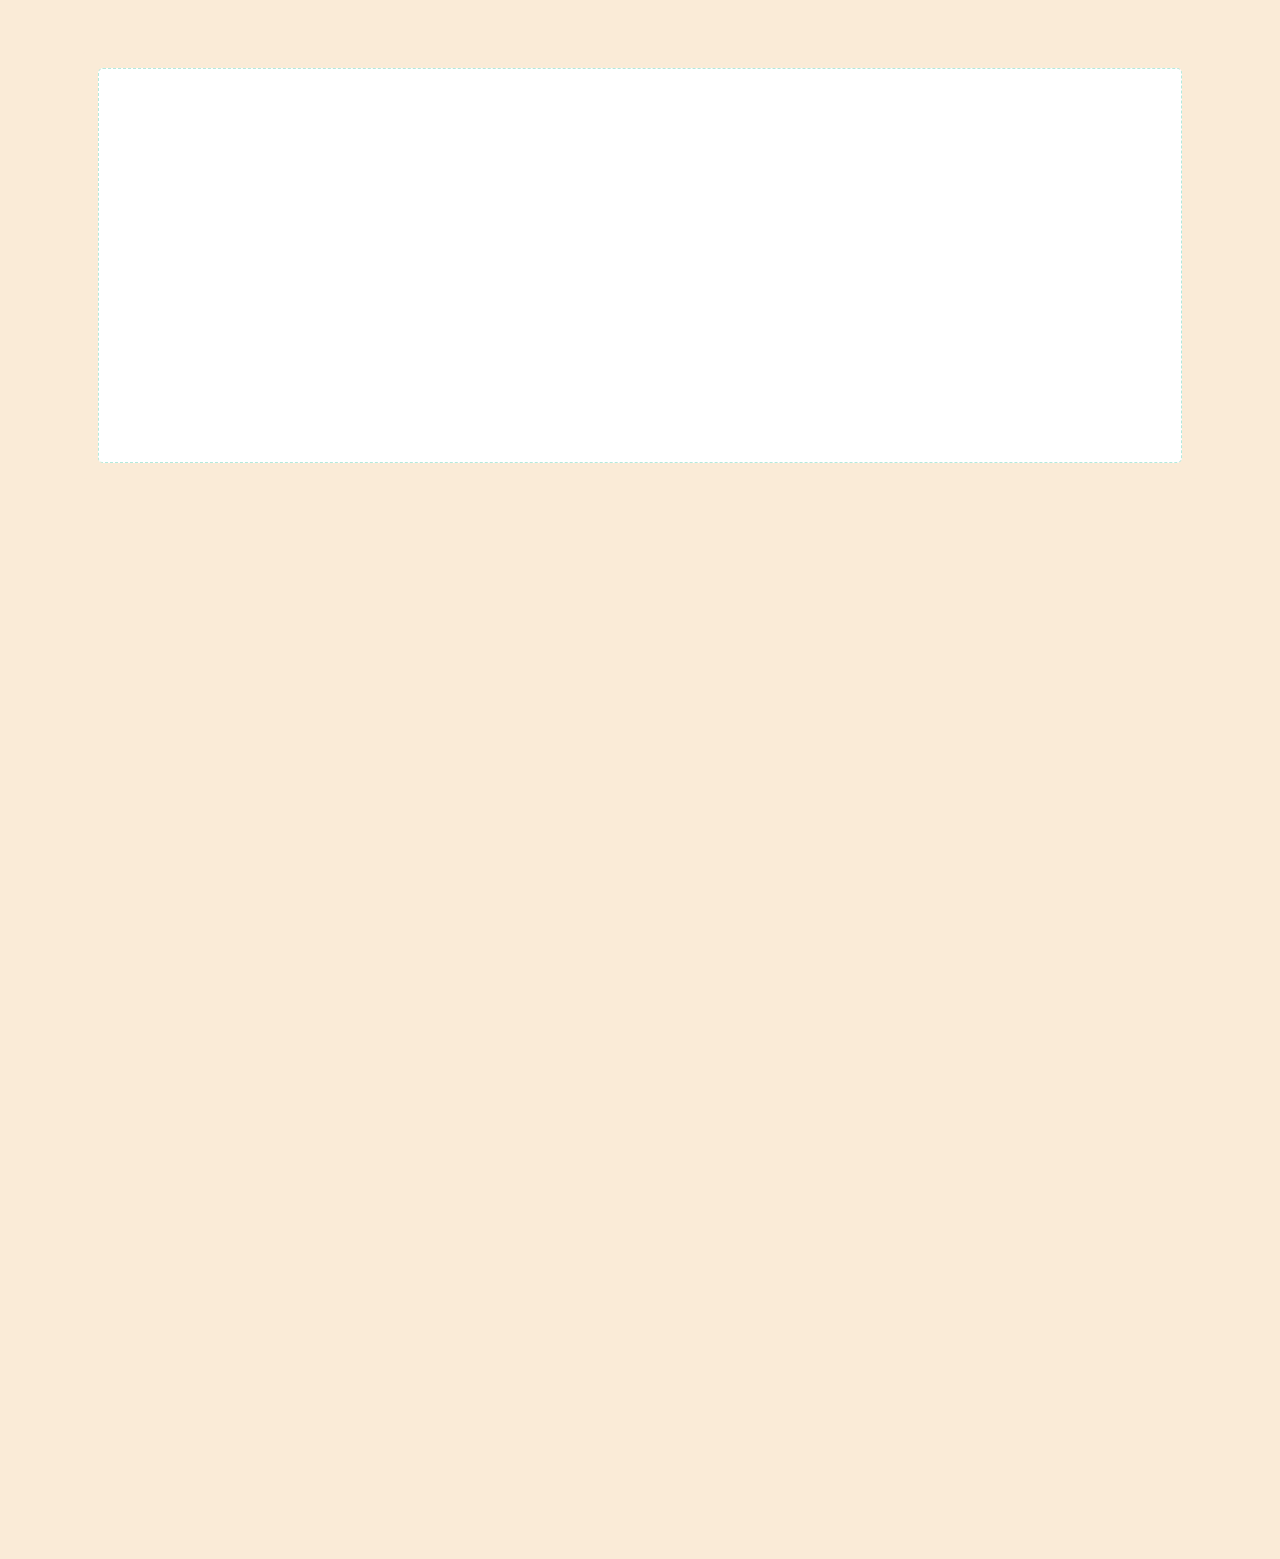
<file: about.html>
<!DOCTYPE html>
<html lang="en">

<head>
    <meta charset="utf-8">
    <title>Bất Động Sản BBT</title>
    <meta content="width=device-width, initial-scale=1.0" name="viewport">
    <meta content="" name="keywords">
    <meta content="" name="description">

    <!-- Favicon -->
    <link rel="shortcut icon" type="image/png" href="img/logohouse.png"/>

    <!-- Google Web Fonts -->
    <link rel="preconnect" href="https://fonts.googleapis.com">
    <link rel="preconnect" href="https://fonts.gstatic.com" crossorigin>
    <link href="https://fonts.googleapis.com/css2?family=Heebo:wght@400;500;600&family=Inter:wght@700;800&display=swap" rel="stylesheet">
    
    <!-- Icon Font Stylesheet -->
    <link href="https://cdnjs.cloudflare.com/ajax/libs/font-awesome/5.10.0/css/all.min.css" rel="stylesheet">
    <link href="https://cdn.jsdelivr.net/npm/bootstrap-icons@1.4.1/font/bootstrap-icons.css" rel="stylesheet">

    <!-- Libraries Stylesheet -->
    <link href="lib/animate/animate.min.css" rel="stylesheet">
    <link href="lib/owlcarousel/assets/owl.carousel.min.css" rel="stylesheet">

    <!-- Customized Bootstrap Stylesheet -->
    <link href="css/bootstrap.min.css" rel="stylesheet">

    <!-- Template Stylesheet -->
    <link href="css/style.css" rel="stylesheet">
</head>

<body>
    <div class="container-xxl bg-white p-0">
        <!-- Spinner Start -->
        <div id="spinner" class="show bg-white position-fixed translate-middle w-100 vh-100 top-50 start-50 d-flex align-items-center justify-content-center">
            <div class="spinner-border text-primary" style="width: 3rem; height: 3rem;" role="status">
                <span class="sr-only">Loading...</span>
            </div>
        </div>
        <!-- Spinner End -->


        <!-- Navbar Start -->
        <div class="container-fluid nav-bar bg-transparent">
            <nav class="navbar navbar-expand-lg bg-white navbar-light py-0 px-4">
                <a href="index.html" class="navbar-brand d-flex align-items-center text-center">
                    <div class="icon p-2 me-2">
                        <img class="img-fluid" src="img/icon-deal.png" alt="Icon" style="width: 30px; height: 30px;">
                    </div>
                    <h1 class="m-0 text-primary">Bất Động Sản BBT</h1>
                </a>
                <button type="button" class="navbar-toggler" data-bs-toggle="collapse" data-bs-target="#navbarCollapse">
                    <span class="navbar-toggler-icon"></span>
                </button>
                <div class="collapse navbar-collapse" id="navbarCollapse">
                    <div class="navbar-nav ms-auto">
                        <a href="index.html" class="nav-item nav-link">Trang Chủ</a>
                        <a href="about.html" class="nav-item nav-link active">Giới Thiệu</a>
                        <div class="nav-item dropdown">
                            <a href="#" class="nav-link dropdown-toggle" data-bs-toggle="dropdown">Loại</a>
                            <div class="dropdown-menu rounded-0 m-0">
                                <a href="property-list.html" class="dropdown-item">Property List</a>
                                <a href="property-type.html" class="dropdown-item">Property Type</a>
                                <a href="property-agent.html" class="dropdown-item">Property Agent</a>
                            </div>
                        </div>
                        <div class="nav-item dropdown">
                            <!-- <a href="#" class="nav-link dropdown-toggle" data-bs-toggle="dropdown">Pages</a>
                            <div class="dropdown-menu rounded-0 m-0">
                                <a href="testimonial.html" class="dropdown-item">Testimonial</a>
                                <a href="404.html" class="dropdown-item">404 Error</a> -->
                            </div>
                        </div>
                        <a href="contact.html" class="nav-item nav-link">Liên Hệ</a>
                    </div>
                    <a href="login.html" class="btn btn-primary px-3 d-none d-lg-flex">Đăng Nhập</a>
                </div>
            </nav>
        </div>
        <!-- Navbar End -->


        <!-- Header Start -->
        <div class="container-fluid header bg-white p-0">
            <div class="row g-0 align-items-center flex-column-reverse flex-md-row">
                <div class="col-md-6 p-5 mt-lg-5">
                    <h1 class="display-5 animated fadeIn mb-4">About Us</h1> 
                        <nav aria-label="breadcrumb animated fadeIn">
                        <ol class="breadcrumb text-uppercase">
                            <li class="breadcrumb-item"><a href="#">Home</a></li>
                            <li class="breadcrumb-item"><a href="#">Pages</a></li>
                            <li class="breadcrumb-item text-body active" aria-current="page">About</li>
                        </ol>
                    </nav>
                </div>
                <div class="col-md-6 animated fadeIn">
                    <img class="img-fluid" src="img/header.jpg" alt="">
                </div>
            </div>
        </div>
        <!-- Header End -->


        <!-- Search Start -->
        <div class="container-fluid bg-primary mb-5 wow fadeIn" data-wow-delay="0.1s" style="padding: 35px;">
            <div class="container">
                <div class="row g-2">
                    <div class="col-md-10">
                        <div class="row g-2">
                            <div class="col-md-4">
                                <input type="text" class="form-control border-0 py-3" placeholder="Search Keyword">
                            </div>
                            <div class="col-md-4">
                                <select class="form-select border-0 py-3">
                                    <option selected>Property Type</option>
                                    <option value="1">Property Type 1</option>
                                    <option value="2">Property Type 2</option>
                                    <option value="3">Property Type 3</option>
                                </select>
                            </div>
                            <div class="col-md-4">
                                <select class="form-select border-0 py-3">
                                    <option selected>Location</option>
                                    <option value="1">Location 1</option>
                                    <option value="2">Location 2</option>
                                    <option value="3">Location 3</option>
                                </select>
                            </div>
                        </div>
                    </div>
                    <div class="col-md-2">
                        <button class="btn btn-dark border-0 w-100 py-3">Search</button>
                    </div>
                </div>
            </div>
        </div>
        <!-- Search End -->


        <!-- About Start -->
        <div class="container-xxl py-5">
            <div class="container">
                <div class="row g-5 align-items-center">
                    <div class="col-lg-6 wow fadeIn" data-wow-delay="0.1s">
                        <div class="about-img position-relative overflow-hidden p-5 pe-0">
                            <img class="img-fluid w-100" src="img/about.jpg">
                        </div>
                    </div>
                    <div class="col-lg-6 wow fadeIn" data-wow-delay="0.5s">
                        <h1 class="mb-4">#1 Place To Find The Perfect Property</h1>
                        <p class="mb-4">Tempor erat elitr rebum at clita. Diam dolor diam ipsum sit. Aliqu diam amet diam et eos. Clita erat ipsum et lorem et sit, sed stet lorem sit clita duo justo magna dolore erat amet</p>
                        <p><i class="fa fa-check text-primary me-3"></i>Tempor erat elitr rebum at clita</p>
                        <p><i class="fa fa-check text-primary me-3"></i>Aliqu diam amet diam et eos</p>
                        <p><i class="fa fa-check text-primary me-3"></i>Clita duo justo magna dolore erat amet</p>
                        <a class="btn btn-primary py-3 px-5 mt-3" href="">Read More</a>
                    </div>
                </div>
            </div>
        </div>
        <!-- About End -->


        <!-- Call to Action Start -->
        <div class="container-xxl py-5">
            <div class="container">
                <div class="bg-light rounded p-3">
                    <div class="bg-white rounded p-4" style="border: 1px dashed rgba(0, 185, 142, .3)">
                        <div class="row g-5 align-items-center">
                            <div class="col-lg-6 wow fadeIn" data-wow-delay="0.1s">
                                <img class="img-fluid rounded w-100" src="img/call-to-action.jpg" alt="">
                            </div>
                            <div class="col-lg-6 wow fadeIn" data-wow-delay="0.5s">
                                <div class="mb-4">
                                    <h1 class="mb-3">Contact With Our Certified Agent</h1>
                                    <p>Eirmod sed ipsum dolor sit rebum magna erat. Tempor lorem kasd vero ipsum sit sit diam justo sed vero dolor duo.</p>
                                </div>
                                <a href="" class="btn btn-primary py-3 px-4 me-2"><i class="fa fa-phone-alt me-2"></i>Make A Call</a>
                                <a href="" class="btn btn-dark py-3 px-4"><i class="fa fa-calendar-alt me-2"></i>Get Appoinment</a>
                            </div>
                        </div>
                    </div>
                </div>
            </div>
        </div>
        <!-- Call to Action End -->


        <!-- Team Start -->
        <div class="container-xxl py-5">
            <div class="container">
                <div class="text-center mx-auto mb-5 wow fadeInUp" data-wow-delay="0.1s" style="max-width: 600px;">
                    <h1 class="mb-3">Người Điều Hành</h1>
                </div>
                <div class="row g-4">
                    <div class="col-lg-3 col-md-6 wow fadeInUp" data-wow-delay="0.1s">
                        <div class="team-item rounded overflow-hidden">
                            <div class="position-relative">
                                <img class="img-fluid-bao" src="img/team-1.jpg" alt="">
                                <div class="position-absolute start-50 top-100 translate-middle d-flex align-items-center">
                                    <a class="btn btn-square mx-1" href=""><i class="fab fa-facebook-f"></i></a>
                                    <a class="btn btn-square mx-1" href=""><i class="fab fa-twitter"></i></a>
                                    <a class="btn btn-square mx-1" href=""><i class="fab fa-instagram"></i></a>
                                </div>
                            </div>
                            <div class="text-center p-4 mt-3">
                                <h5 class="fw-bold mb-0">Chủ Tịch Bảo</h5>
                                <small>Trần Hoàng Quốc Bảo</small>
                            </div>
                        </div>
                    </div>
                    <div class="col-lg-3 col-md-6 wow fadeInUp" data-wow-delay="0.3s">
                        <div class="team-item rounded overflow-hidden">
                            <div class="position-relative">
                                <img class="img-fluid-bach " src="img/team-2.png" alt="">
                                <div class="position-absolute start-50 top-100 translate-middle d-flex align-items-center">
                                    <a class="btn btn-square mx-1" href=""><i class="fab fa-facebook-f"></i></a>
                                    <a class="btn btn-square mx-1" href=""><i class="fab fa-twitter"></i></a>
                                    <a class="btn btn-square mx-1" href=""><i class="fab fa-instagram"></i></a>
                                </div>
                            </div>
                            <div class="text-center p-4 mt-3">
                                <h5 class="fw-bold mb-0">Chủ Tịch Bách</h5>
                                <small>Nguyễn Trương Bách</small>
                            </div>
                        </div>
                    </div>
                    <div class="col-lg-3 col-md-6 wow fadeInUp" data-wow-delay="0.5s">
                        <div class="team-item rounded overflow-hidden">
                            <div class="position-relative">
                                <img class="img-fluid" src="img/team-3.jpg" alt="">
                                <div class="position-absolute start-50 top-100 translate-middle d-flex align-items-center">
                                    <a class="btn btn-square mx-1" href=""><i class="fab fa-facebook-f"></i></a>
                                    <a class="btn btn-square mx-1" href=""><i class="fab fa-twitter"></i></a>
                                    <a class="btn btn-square mx-1" href=""><i class="fab fa-instagram"></i></a>
                                </div>
                            </div>
                            <div class="text-center p-4 mt-3">
                                <h5 class="fw-bold mb-0">Full Name</h5>
                                <small>Designation</small>
                            </div>
                        </div>
                    </div>
                    <div class="col-lg-3 col-md-6 wow fadeInUp" data-wow-delay="0.7s">
                        <div class="team-item rounded overflow-hidden">
                            <div class="position-relative">
                                <img class="img-fluid-nam" src="img/team-4.png" alt="">
                                <div class="position-absolute start-50 top-100 translate-middle d-flex align-items-center">
                                    <a class="btn btn-square mx-1" href=""><i class="fab fa-facebook-f"></i></a>
                                    <a class="btn btn-square mx-1" href=""><i class="fab fa-twitter"></i></a>
                                    <a class="btn btn-square mx-1" href=""><i class="fab fa-instagram"></i></a>
                                </div>
                            </div>
                            <div class="text-center p-4 mt-3">
                                <h5 class="fw-bold mb-0">Chủ Tịch Nam</h5>
                                <small>Dương Quốc Nam</small>
                            </div>
                        </div>
                    </div>
                </div>
            </div>
        </div>
        <!-- Team End -->
        

        <!-- Footer Start -->
        <div class="container-fluid bg-dark text-white-50 footer pt-5 mt-5 wow fadeIn" data-wow-delay="0.1s">
            <div class="container py-5">
                <div class="row g-5">
                    <div class="col-lg-3 col-md-6">
                        <h5 class="text-white mb-4">Công Ty Bất Động Sản BBT</h5>
                        <p class="mb-2"><i class="fa fa-map-marker-alt me-3"></i>Hồ Chí Minh CiTy</p>
                        <p class="mb-2"><i class="fa fa-phone-alt me-3"></i>0949989133</p>
                        <p class="mb-2"><i class="fa fa-envelope me-3"></i>bachnguyentruong@gmail.com</p>
                        <div class="d-flex pt-2">
                            <a class="btn btn-outline-light btn-social" href=""><i class="fab fa-twitter"></i></a>
                            <a class="btn btn-outline-light btn-social" href=""><i class="fab fa-facebook-f"></i></a>
                            <a class="btn btn-outline-light btn-social" href=""><i class="fab fa-youtube"></i></a>
                            <a class="btn btn-outline-light btn-social" href=""><i class="fab fa-linkedin-in"></i></a>
                        </div>
                    </div>
                    <div class="col-lg-3 col-md-6">
                        <h5 class="text-white mb-4">Quick Links</h5>
                        <a class="btn btn-link text-white-50" href="">About Us</a>
                        <a class="btn btn-link text-white-50" href="">Contact Us</a>
                        <a class="btn btn-link text-white-50" href="">Our Services</a>
                        <a class="btn btn-link text-white-50" href="">Privacy Policy</a>
                        <a class="btn btn-link text-white-50" href="">Terms & Condition</a>
                    </div>
                    <div class="col-lg-3 col-md-6">
                        <h5 class="text-white mb-4">Photo Gallery</h5>
                        <div class="row g-2 pt-2">
                            <div class="col-4">
                                <img class="img-fluid rounded bg-light p-1" id="footer" src="img/property-1.jpg" alt="">
                            </div>
                            <div class="col-4">
                                <img class="img-fluid rounded bg-light p-1" id="footer" src="img/property-2.jpg" alt="">
                            </div>
                            <div class="col-4">
                                <img class="img-fluid rounded bg-light p-1" id="footer" src="img/property-3.jpg" alt="">
                            </div>
                            <div class="col-4">
                                <img class="img-fluid rounded bg-light p-1" id="footer" src="img/property-4.jpg" alt="">
                            </div>
                            <div class="col-4">
                                <img class="img-fluid rounded bg-light p-1" id="footer" src="img/property-5.jpg" alt="">
                            </div>
                            <div class="col-4">
                                <img class="img-fluid rounded bg-light p-1" id="footer" src="img/property-6.jpg" alt="">
                            </div>
                        </div>
                    </div>
                    <div class="col-lg-3 col-md-6">
                        <h5 class="text-white mb-4">Thông tin tư vấn</h5>
                        <p>Hãy để lại email để chúng tôi có thể tư vấn cho bạn! </p>
                        <div class="position-relative mx-auto" style="max-width: 400px;">
                            <input class="form-control w-100 py-3 ps-4 pe-5" type="text" id="text" placeholder="Email của bạn" style="color: black; border-color: #8B4513;">
                            <button type="button" class="btn btn-primary py-2 position-absolute top-0 end-0 mt-2 me-2">Gửi</button>

                        </div>
                    </div>
                </div>
            </div>
        </div>
 
        <!-- Footer End -->


        <!-- Back to Top -->
        <a href="#" class="btn btn-lg btn-primary btn-lg-square back-to-top"><i class="bi bi-arrow-up"></i></a>
    </div>

    <!-- JavaScript Libraries -->
    <script src="https://code.jquery.com/jquery-3.4.1.min.js"></script>
    <script src="https://cdn.jsdelivr.net/npm/bootstrap@5.0.0/dist/js/bootstrap.bundle.min.js"></script>
    <script src="lib/wow/wow.min.js"></script>
    <script src="lib/easing/easing.min.js"></script>
    <script src="lib/waypoints/waypoints.min.js"></script>
    <script src="lib/owlcarousel/owl.carousel.min.js"></script>

    <!-- Template Javascript -->
    <script src="js/main.js"></script>
</body>

</html>
</file>
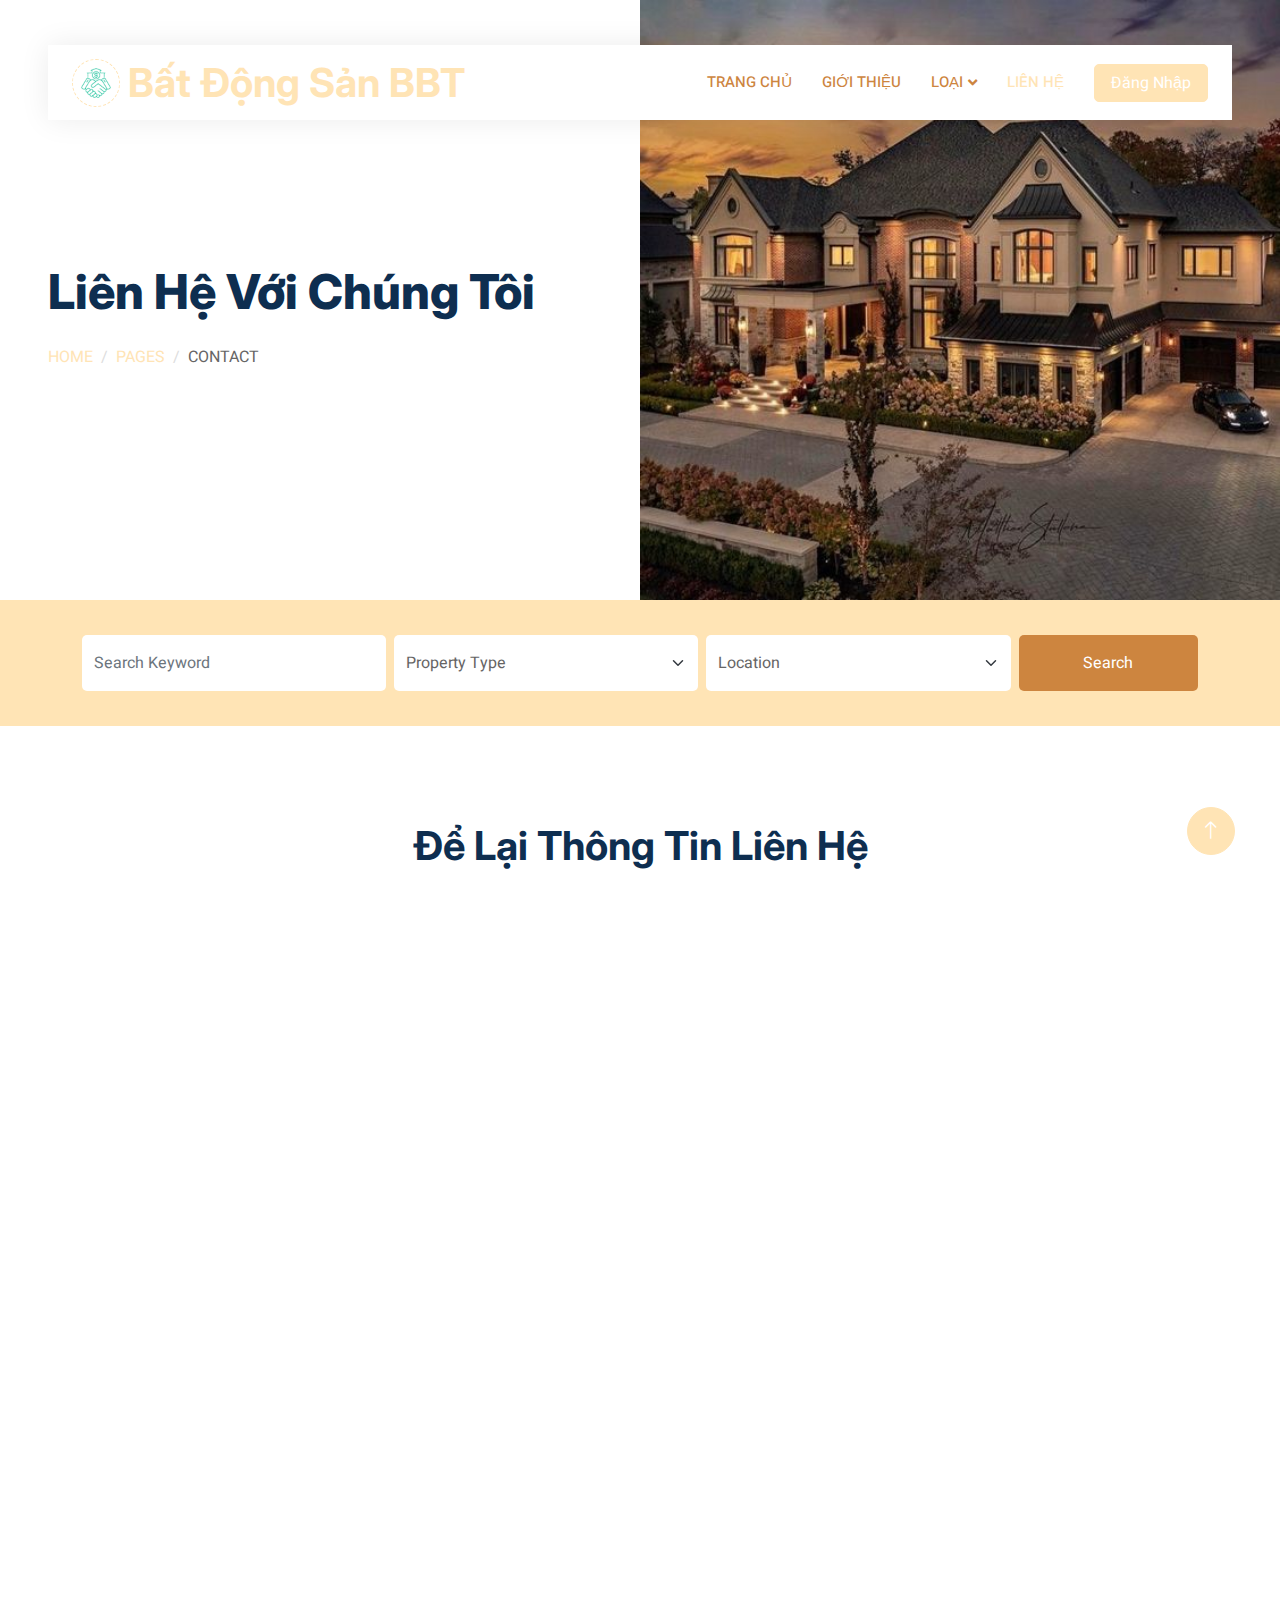
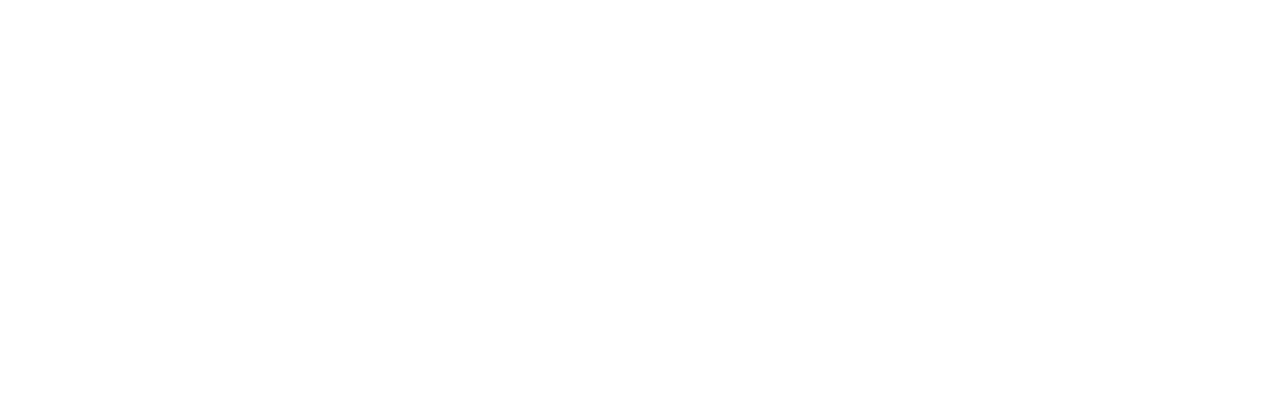
<file: contact.html>
<!DOCTYPE html>
<html lang="en">

<head>
    <meta charset="utf-8">
    <title>Makaan - Real Estate HTML Template</title>
    <meta content="width=device-width, initial-scale=1.0" name="viewport">
    <meta content="" name="keywords">
    <meta content="" name="description">

    <!-- Favicon -->
    <link rel="shortcut icon" type="image/png" href="img/logohouse.png"/>

    <!-- Google Web Fonts -->
    <link rel="preconnect" href="https://fonts.googleapis.com">
    <link rel="preconnect" href="https://fonts.gstatic.com" crossorigin>
    <link href="https://fonts.googleapis.com/css2?family=Heebo:wght@400;500;600&family=Inter:wght@700;800&display=swap" rel="stylesheet">
    
    <!-- Icon Font Stylesheet -->
    <link href="https://cdnjs.cloudflare.com/ajax/libs/font-awesome/5.10.0/css/all.min.css" rel="stylesheet">
    <link href="https://cdn.jsdelivr.net/npm/bootstrap-icons@1.4.1/font/bootstrap-icons.css" rel="stylesheet">

    <!-- Libraries Stylesheet -->
    <link href="lib/animate/animate.min.css" rel="stylesheet">
    <link href="lib/owlcarousel/assets/owl.carousel.min.css" rel="stylesheet">

    <!-- Customized Bootstrap Stylesheet -->
    <link href="css/bootstrap.min.css" rel="stylesheet">

    <!-- Template Stylesheet -->
    <link href="css/style.css" rel="stylesheet">
</head>

<body>
    <div class="container-xxl bg-white p-0">
        <!-- Spinner Start -->
        <div id="spinner" class="show bg-white position-fixed translate-middle w-100 vh-100 top-50 start-50 d-flex align-items-center justify-content-center">
            <div class="spinner-border text-primary" style="width: 3rem; height: 3rem;" role="status">
                <span class="sr-only">Loading...</span>
            </div>
        </div>
        <!-- Spinner End -->


        <!-- Navbar Start -->
        <div class="container-fluid nav-bar bg-transparent">
            <nav class="navbar navbar-expand-lg bg-white navbar-light py-0 px-4">
                <a href="index.html" class="navbar-brand d-flex align-items-center text-center">
                    <div class="icon p-2 me-2">
                        <img class="img-fluid-pr1" src="img/icon-deal.png" alt="Icon" style="width: 30px; height: 30px;">
                    </div>
                    <h1 class="m-0 text-primary">Bất Động Sản BBT</h1>
                </a>
                <button type="button" class="navbar-toggler" data-bs-toggle="collapse" data-bs-target="#navbarCollapse">
                    <span class="navbar-toggler-icon"></span>
                </button>
                <div class="collapse navbar-collapse" id="navbarCollapse">
                    <div class="navbar-nav ms-auto">
                        <a href="index.html" class="nav-item nav-link">Trang Chủ</a>
                        <a href="about.html" class="nav-item nav-link">Giới Thiệu</a>
                        <div class="nav-item dropdown">
                            <a href="#" class="nav-link dropdown-toggle" data-bs-toggle="dropdown">Loại</a>
                            <div class="dropdown-menu rounded-0 m-0">
                                <a href="property-list.html" class="dropdown-item">Property List</a>
                                <a href="property-type.html" class="dropdown-item">Property Type</a>
                                <a href="property-agent.html" class="dropdown-item">Property Agent</a>
                            </div>
                        </div>
                        <a href="contact.html" class="nav-item nav-link active">Liên Hệ</a>
                    </div>
                    <a href="login.html" class="btn btn-primary px-3 d-none d-lg-flex">Đăng Nhập</a>
                </div>
            </nav>
        </div>
        <!-- Navbar End -->


        <!-- Header Start -->
        <div class="container-fluid header bg-white p-0">
            <div class="row g-0 align-items-center flex-column-reverse flex-md-row">
                <div class="col-md-6 p-5 mt-lg-5">
                    <h1 class="display-5 animated fadeIn mb-4">Liên Hệ Với Chúng Tôi</h1> 
                        <nav aria-label="breadcrumb animated fadeIn">
                        <ol class="breadcrumb text-uppercase">
                            <li class="breadcrumb-item"><a href="#">Home</a></li>
                            <li class="breadcrumb-item"><a href="#">Pages</a></li>
                            <li class="breadcrumb-item text-body active" aria-current="page">Contact</li>
                        </ol>
                    </nav>
                </div>
                <div class="col-md-6 animated fadeIn">
                    <img class="img-fluid" src="img/header.jpg" alt="">
                </div>
            </div>
        </div>
        <!-- Header End -->


        <!-- Search Start -->
        <div class="container-fluid bg-primary mb-5 wow fadeIn" data-wow-delay="0.1s" style="padding: 35px;">
            <div class="container">
                <div class="row g-2">
                    <div class="col-md-10">
                        <div class="row g-2">
                            <div class="col-md-4">
                                <input type="text" class="form-control border-0 py-3" placeholder="Search Keyword">
                            </div>
                            <div class="col-md-4">
                                <select class="form-select border-0 py-3">
                                    <option selected>Property Type</option>
                                    <option value="1">Property Type 1</option>
                                    <option value="2">Property Type 2</option>
                                    <option value="3">Property Type 3</option>
                                </select>
                            </div>
                            <div class="col-md-4">
                                <select class="form-select border-0 py-3">
                                    <option selected>Location</option>
                                    <option value="1">Location 1</option>
                                    <option value="2">Location 2</option>
                                    <option value="3">Location 3</option>
                                </select>
                            </div>
                        </div>
                    </div>
                    <div class="col-md-2">
                        <button class="btn btn-dark border-0 w-100 py-3">Search</button>
                    </div>
                </div>
            </div>
        </div>
        <!-- Search End -->


        <!-- Contact Start -->
        <div class="container-xxl py-5">
            <div class="container">
                <div class="text-center mx-auto mb-5 wow fadeInUp" data-wow-delay="0.1s" style="max-width: 600px;">
                    <h1 class="mb-3">Để Lại Thông Tin Liên Hệ</h1>
                </div>
                <div class="row g-4">
                    <div class="col-12">
                        <div class="row gy-4">
                            <div class="col-md-6 col-lg-4 wow fadeIn" data-wow-delay="0.1s">
                                <div class="bg-light rounded p-3">
                                    <div class="d-flex align-items-center bg-white rounded p-3" style="border: 1px dashed rgba(0, 185, 142, .3)">
                                        <div class="icon me-3" style="width: 45px; height: 45px;">
                                            <i class="fa fa-map-marker-alt text-primary"></i>
                                        </div>
                                        <span> ThuDuc Campus</span>
                                    </div>
                                </div>
                            </div>
                            <div class="col-md-6 col-lg-4 wow fadeIn" data-wow-delay="0.3s">
                                <div class="bg-light rounded p-3">
                                    <div class="d-flex align-items-center bg-white rounded p-3" style="border: 1px dashed rgba(0, 185, 142, .3)">
                                        <div class="icon me-3" style="width: 45px; height: 45px;">
                                            <i class="fa fa-envelope-open text-primary"></i>
                                        </div>
                                        <span>BBT@gmail.com</span>
                                    </div>
                                </div>
                            </div>
                            <div class="col-md-6 col-lg-4 wow fadeIn" data-wow-delay="0.5s">
                                <div class="bg-light rounded p-3">
                                    <div class="d-flex align-items-center bg-white rounded p-3" style="border: 1px dashed rgba(0, 185, 142, .3)">
                                        <div class="icon me-3" style="width: 45px; height: 45px;">
                                            <i class="fa fa-phone-alt text-primary"></i>
                                        </div>
                                        <span>0946999911</span>
                                    </div>
                                </div>
                            </div>
                        </div>
                    </div>
                    <div class="col-md-6 wow fadeInUp" data-wow-delay="0.1s">
                        <iframe class="position-relative rounded w-100 h-100"
                            src="https://www.google.com/maps/embed?pb=!1m18!1m12!1m3!1d3001156.4288297426!2d-78.01371936852176!3d42.72876761954724!2m3!1f0!2f0!3f0!3m2!1i1024!2i768!4f13.1!3m3!1m2!1s0x4ccc4bf0f123a5a9%3A0xddcfc6c1de189567!2sNew%20York%2C%20USA!5e0!3m2!1sen!2sbd!4v1603794290143!5m2!1sen!2sbd"
                            frameborder="0" style="min-height: 400px; border:0;" allowfullscreen="" aria-hidden="false"
                            tabindex="0"></iframe>
                    </div>
                    <div class="col-md-6">
                        <div class="wow fadeInUp" data-wow-delay="0.5s">
                            <p class="mb-4">The contact form is currently inactive. Get a functional and working contact form with Ajax & PHP in a few minutes. Just copy and paste the files, add a little code and you're done. <a href="https://htmlcodex.com/contact-form">Download Now</a>.</p>
                            <form>
                                <div class="row g-3">
                                    <div class="col-md-6">
                                        <div class="form-floating">
                                            <input type="text" class="form-control" id="name" placeholder="Your Name">
                                            <label for="name">Họ Và Tên</label>
                                        </div>
                                    </div>
                                    <div class="col-md-6">
                                        <div class="form-floating">
                                            <input type="email" class="form-control" id="email" placeholder="Your Email">
                                            <label for="email">Email</label>
                                        </div>
                                    </div>
                                    <div class="col-12">
                                        <div class="form-floating">
                                            <input type="text" class="form-control" id="subject" placeholder="Subject">
                                            <label for="subject">Chủ thể</label>
                                        </div>
                                    </div>
                                    <div class="col-12">
                                        <div class="form-floating">
                                            <textarea class="form-control" placeholder="Leave a message here" id="message" style="height: 150px"></textarea>
                                            <label for="message">Lời Nhắn</label>
                                        </div>
                                    </div>
                                    <div class="col-12">
                                        <button class="btn btn-primary w-100 py-3" type="submit">Gửi</button>
                                    </div>
                                </div>
                            </form>
                        </div>
                    </div>
                </div>
            </div>
        </div>
        <!-- Contact End -->


        <!-- Footer Start -->
        <div class="container-fluid bg-dark text-white-50 footer pt-5 mt-5 wow fadeIn" data-wow-delay="0.1s">
            <div class="container py-5">
                <div class="row g-5">
                    <div class="col-lg-3 col-md-6">
                        <h5 class="text-white mb-4">Công Ty Bất Động Sản BBT</h5>
                        <p class="mb-2"><i class="fa fa-map-marker-alt me-3"></i>Hồ Chí Minh CiTy</p>
                        <p class="mb-2"><i class="fa fa-phone-alt me-3"></i>0949989133</p>
                        <p class="mb-2"><i class="fa fa-envelope me-3"></i>bachnguyentruong@gmail.com</p>
                        <div class="d-flex pt-2">
                            <a class="btn btn-outline-light btn-social" href=""><i class="fab fa-twitter"></i></a>
                            <a class="btn btn-outline-light btn-social" href=""><i class="fab fa-facebook-f"></i></a>
                            <a class="btn btn-outline-light btn-social" href=""><i class="fab fa-youtube"></i></a>
                            <a class="btn btn-outline-light btn-social" href=""><i class="fab fa-linkedin-in"></i></a>
                        </div>
                    </div>
                    <div class="col-lg-3 col-md-6">
                        <h5 class="text-white mb-4">Quick Links</h5>
                        <a class="btn btn-link text-white-50" href="">About Us</a>
                        <a class="btn btn-link text-white-50" href="">Contact Us</a>
                        <a class="btn btn-link text-white-50" href="">Our Services</a>
                        <a class="btn btn-link text-white-50" href="">Privacy Policy</a>
                        <a class="btn btn-link text-white-50" href="">Terms & Condition</a>
                    </div>
                    <div class="col-lg-3 col-md-6">
                        <h5 class="text-white mb-4">Photo Gallery</h5>
                        <div class="row g-2 pt-2">
                            <div class="col-4">
                                <img class="img-fluid rounded bg-light p-1" id="footer" src="img/property-1.jpg" alt="">
                            </div>
                            <div class="col-4">
                                <img class="img-fluid rounded bg-light p-1" id="footer" src="img/property-2.jpg" alt="">
                            </div>
                            <div class="col-4">
                                <img class="img-fluid rounded bg-light p-1" id="footer" src="img/property-3.jpg" alt="">
                            </div>
                            <div class="col-4">
                                <img class="img-fluid rounded bg-light p-1" id="footer" src="img/property-4.jpg" alt="">
                            </div>
                            <div class="col-4">
                                <img class="img-fluid rounded bg-light p-1" id="footer" src="img/property-5.jpg" alt="">
                            </div>
                            <div class="col-4">
                                <img class="img-fluid rounded bg-light p-1" id="footer" src="img/property-6.jpg" alt="">
                            </div>
                        </div>
                    </div>
                    <div class="col-lg-3 col-md-6">
                        <h5 class="text-white mb-4">Thông tin tư vấn</h5>
                        <p>Hãy để lại email để chúng tôi có thể tư vấn cho bạn! </p>
                        <div class="position-relative mx-auto" style="max-width: 400px;">
                            <input class="form-control w-100 py-3 ps-4 pe-5" type="text" id="text" placeholder="Email của bạn" style="color: black; border-color: #8B4513;">
                            <button type="button" class="btn btn-primary py-2 position-absolute top-0 end-0 mt-2 me-2">Gửi</button>

                        </div>
                    </div>
                </div>
            </div>
        </div>
        <!-- Footer End -->


        <!-- Back to Top -->
        <a href="#" class="btn btn-lg btn-primary btn-lg-square back-to-top"><i class="bi bi-arrow-up"></i></a>
    </div>

    <!-- JavaScript Libraries -->
    <script src="https://code.jquery.com/jquery-3.4.1.min.js"></script>
    <script src="https://cdn.jsdelivr.net/npm/bootstrap@5.0.0/dist/js/bootstrap.bundle.min.js"></script>
    <script src="lib/wow/wow.min.js"></script>
    <script src="lib/easing/easing.min.js"></script>
    <script src="lib/waypoints/waypoints.min.js"></script>
    <script src="lib/owlcarousel/owl.carousel.min.js"></script>

    <!-- Template Javascript -->
    <script src="js/main.js"></script>
</body>

</html>
</file>
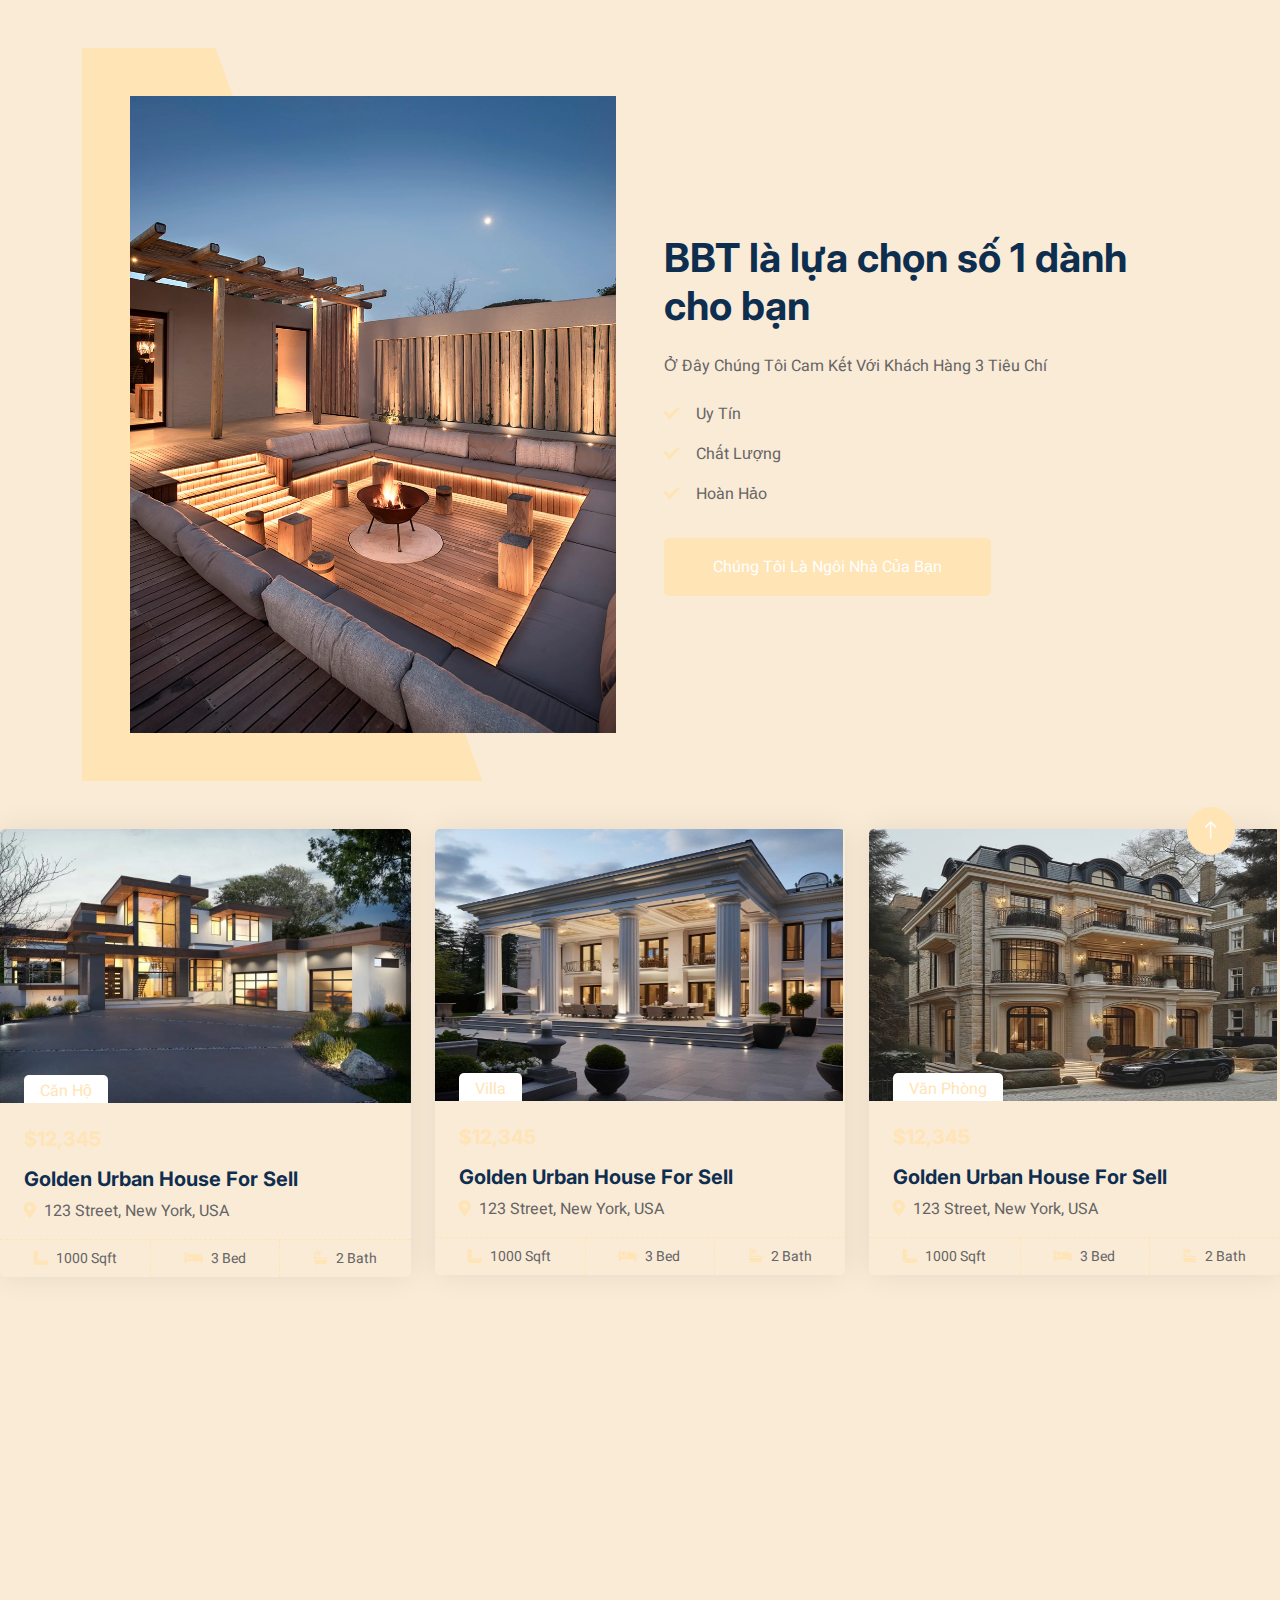
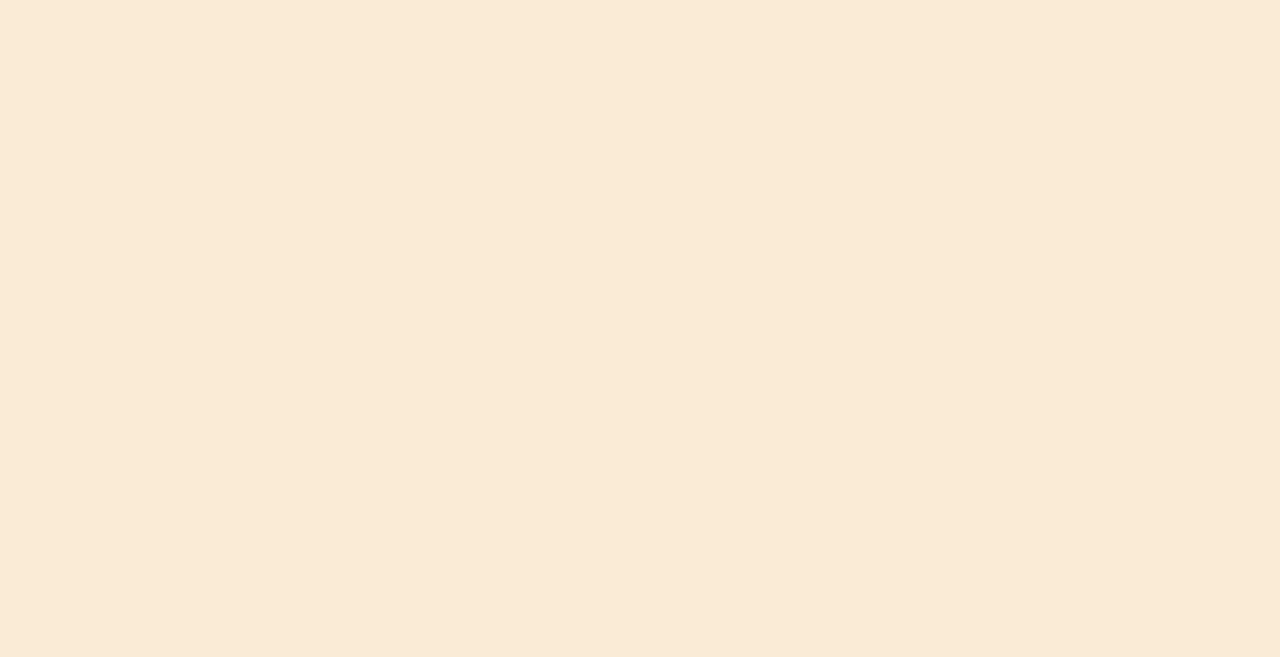
<file: DuAn.html>
<!DOCTYPE html>
<html lang="en">

<head>
    <meta charset="utf-8">
    <title>Bất Động Sản BBT</title>
    <meta content="width=device-width, initial-scale=1.0" name="viewport">
    <meta content="" name="keywords">
    <meta content="" name="description">

    <!-- Favicon -->
    <link rel="shortcut icon" type="image/png" href="img/logohouse.png"/>

    <!-- Google Web Fonts -->
    <link rel="preconnect" href="https://fonts.googleapis.com">
    <link rel="preconnect" href="https://fonts.gstatic.com" crossorigin>
    <link href="https://fonts.googleapis.com/css2?family=Heebo:wght@400;500;600&family=Inter:wght@700;800&display=swap" rel="stylesheet">
    
    <!-- Icon Font Stylesheet -->
    <link href="https://cdnjs.cloudflare.com/ajax/libs/font-awesome/5.10.0/css/all.min.css" rel="stylesheet">
    <link href="https://cdn.jsdelivr.net/npm/bootstrap-icons@1.4.1/font/bootstrap-icons.css" rel="stylesheet">

    <!-- Libraries Stylesheet -->
    <link href="lib/animate/animate.min.css" rel="stylesheet">
    <link href="lib/owlcarousel/assets/owl.carousel.min.css" rel="stylesheet">

    <!-- Customized Bootstrap Stylesheet -->
    <link href="css/bootstrap.min.css" rel="stylesheet">

    <!-- Template Stylesheet -->
    <link href="css/style.css" rel="stylesheet">
</head>

<body>
            <!-- About Start -->
            <div class="container-xxl py-5">
                <div class="container">
                    <div class="row g-5 align-items-center">
                        <div class="col-lg-6 wow fadeIn" data-wow-delay="0.1s">
                            <div class="about-img position-relative overflow-hidden p-5 pe-0">
                                <img class="img-fluid w-100" src="img/about.jpg">
                            </div>
                        </div>
                        <div class="col-lg-6 wow fadeIn" data-wow-delay="0.5s">
                            <h1 class="mb-4">BBT là lựa chọn số 1 dành cho bạn</h1>
                            <p class="mb-4">Ở Đây Chúng Tôi Cam Kết Với Khách Hàng 3 Tiêu Chí</p>
                            <p><i class="fa fa-check text-primary me-3"></i>Uy Tín</p>
                            <p><i class="fa fa-check text-primary me-3"></i>Chất Lượng</p>
                            <p><i class="fa fa-check text-primary me-3"></i>Hoàn Hảo</p>
                            <a class="btn btn-primary py-3 px-5 mt-3" >Chúng Tôi Là Ngôi Nhà Của Bạn</a>
                        </div>
                    </div>
                </div>
            </div>
            <!-- About End -->
    <div class="tab-content">
        <div id="tab-1" class="tab-pane fade show p-0 active">
            <div class="row g-4">
                <div class="col-lg-4 col-md-6 wow fadeInUp" data-wow-delay="0.1s">
                    <div class="property-item rounded overflow-hidden">
                        <div class="position-relative overflow-hidden">
                            <a href=""><img class="img-fluid" src="img/property-1.jpg" alt=""></a>
                            <div class="bg-white rounded-top text-primary position-absolute start-0 bottom-0 mx-4 pt-1 px-3">Căn Hộ</div>
                        </div>
                        <div class="p-4 pb-0">
                            <h5 class="text-primary mb-3">$12,345</h5>
                            <a class="d-block h5 mb-2" href="">Golden Urban House For Sell</a>
                            <p><i class="fa fa-map-marker-alt text-primary me-2"></i>123 Street, New York, USA</p>
                        </div>
                        <div class="d-flex border-top">
                            <small class="flex-fill text-center border-end py-2"><i class="fa fa-ruler-combined text-primary me-2"></i>1000 Sqft</small>
                            <small class="flex-fill text-center border-end py-2"><i class="fa fa-bed text-primary me-2"></i>3 Bed</small>
                            <small class="flex-fill text-center py-2"><i class="fa fa-bath text-primary me-2"></i>2 Bath</small>
                        </div>
                    </div>
                </div>
                <div class="col-lg-4 col-md-6 wow fadeInUp" data-wow-delay="0.3s">
                    <div class="property-item rounded overflow-hidden">
                        <div class="position-relative overflow-hidden">
                            <a href=""><img class="img-fluid-pr2" src="img/property-2.jpg" alt=""></a>
                            <div class="bg-white rounded-top text-primary position-absolute start-0 bottom-0 mx-4 pt-1 px-3">Villa</div>
                        </div>
                        <div class="p-4 pb-0">
                            <h5 class="text-primary mb-3">$12,345</h5>
                            <a class="d-block h5 mb-2" href="">Golden Urban House For Sell</a>
                            <p><i class="fa fa-map-marker-alt text-primary me-2"></i>123 Street, New York, USA</p>
                        </div>
                        <div class="d-flex border-top">
                            <small class="flex-fill text-center border-end py-2"><i class="fa fa-ruler-combined text-primary me-2"></i>1000 Sqft</small>
                            <small class="flex-fill text-center border-end py-2"><i class="fa fa-bed text-primary me-2"></i>3 Bed</small>
                            <small class="flex-fill text-center py-2"><i class="fa fa-bath text-primary me-2"></i>2 Bath</small>
                        </div>
                    </div>
                </div>
                <div class="col-lg-4 col-md-6 wow fadeInUp" data-wow-delay="0.5s">
                    <div class="property-item rounded overflow-hidden">
                        <div class="position-relative overflow-hidden">
                            <a href=""><img class="img-fluid-pr3" src="img/property-3.jpg" alt=""></a>
                            <div class="bg-white rounded-top text-primary position-absolute start-0 bottom-0 mx-4 pt-1 px-3">Văn Phòng</div>
                        </div>
                        <div class="p-4 pb-0">
                            <h5 class="text-primary mb-3">$12,345</h5>
                            <a class="d-block h5 mb-2" href="">Golden Urban House For Sell</a>
                            <p><i class="fa fa-map-marker-alt text-primary me-2"></i>123 Street, New York, USA</p>
                        </div>
                        <div class="d-flex border-top">
                            <small class="flex-fill text-center border-end py-2"><i class="fa fa-ruler-combined text-primary me-2"></i>1000 Sqft</small>
                            <small class="flex-fill text-center border-end py-2"><i class="fa fa-bed text-primary me-2"></i>3 Bed</small>
                            <small class="flex-fill text-center py-2"><i class="fa fa-bath text-primary me-2"></i>2 Bath</small>
                        </div>
                    </div>
                </div>
                <div class="col-lg-4 col-md-6 wow fadeInUp" data-wow-delay="0.1s">
                    <div class="property-item rounded overflow-hidden">
                        <div class="position-relative overflow-hidden">
                            <a href=""><img class="img-fluid-pr4" src="img/property-4.jpg" alt=""></a>
                            <div class="bg-white rounded-top text-primary position-absolute start-0 bottom-0 mx-4 pt-1 px-3">Công Trình</div>
                        </div>
                        <div class="p-4 pb-0">
                            <h5 class="text-primary mb-3">$12,345</h5>
                            <a class="d-block h5 mb-2" href="">Golden Urban House For Sell</a>
                            <p><i class="fa fa-map-marker-alt text-primary me-2"></i>123 Street, New York, USA</p>
                        </div>
                        <div class="d-flex border-top">
                            <small class="flex-fill text-center border-end py-2"><i class="fa fa-ruler-combined text-primary me-2"></i>1000 Sqft</small>
                            <small class="flex-fill text-center border-end py-2"><i class="fa fa-bed text-primary me-2"></i>3 Bed</small>
                            <small class="flex-fill text-center py-2"><i class="fa fa-bath text-primary me-2"></i>2 Bath</small>
                        </div>
                    </div>
                </div>
                <div class="col-lg-4 col-md-6 wow fadeInUp" data-wow-delay="0.3s">
                    <div class="property-item rounded overflow-hidden">
                        <div class="position-relative overflow-hidden">
                            <a href=""><img class="img-fluid-pr5" src="img/property-5.jpg" alt=""></a>
                            <div class="bg-white rounded-top text-primary position-absolute start-0 bottom-0 mx-4 pt-1 px-3">Nhà Ở</div>
                        </div>
                        <div class="p-4 pb-0">
                            <h5 class="text-primary mb-3">$12,345</h5>
                            <a class="d-block h5 mb-2" href="">Golden Urban House For Sell</a>
                            <p><i class="fa fa-map-marker-alt text-primary me-2"></i>123 Street, New York, USA</p>
                        </div>
                        <div class="d-flex border-top">
                            <small class="flex-fill text-center border-end py-2"><i class="fa fa-ruler-combined text-primary me-2"></i>1000 Sqft</small>
                            <small class="flex-fill text-center border-end py-2"><i class="fa fa-bed text-primary me-2"></i>3 Bed</small>
                            <small class="flex-fill text-center py-2"><i class="fa fa-bath text-primary me-2"></i>2 Bath</small>
                        </div>
                    </div>
                </div>
                <div class="col-lg-4 col-md-6 wow fadeInUp" data-wow-delay="0.5s">
                    <div class="property-item rounded overflow-hidden">
                        <div class="position-relative overflow-hidden">
                            <a href=""><img class="img-fluid-pr6" src="img/property-6.jpg" alt=""></a>
                            <div class="bg-white rounded-top text-primary position-absolute start-0 bottom-0 mx-4 pt-1 px-3">Shop</div>
                        </div>
                        <div class="p-4 pb-0">
                            <h5 class="text-primary mb-3">$12,345</h5>
                            <a class="d-block h5 mb-2" href="">Golden Urban House For Sell</a>
                            <p><i class="fa fa-map-marker-alt text-primary me-2"></i>123 Street, New York, USA</p>
                        </div>
                        <div class="d-flex border-top">
                            <small class="flex-fill text-center border-end py-2"><i class="fa fa-ruler-combined text-primary me-2"></i>1000 Sqft</small>
                            <small class="flex-fill text-center border-end py-2"><i class="fa fa-bed text-primary me-2"></i>3 Bed</small>
                            <small class="flex-fill text-center py-2"><i class="fa fa-bath text-primary me-2"></i>2 Bath</small>
                        </div>
                    </div>
                </div>
                <div class="col-12 text-center wow fadeInUp" data-wow-delay="0.1s">
                    <a class="btn btn-primary py-3 px-5" href="">More</a>
                </div>
            </div>
        </div>
                <!-- Footer Start -->
                <div class="container-fluid bg-dark text-white-50 footer pt-5 mt-5 wow fadeIn" data-wow-delay="0.1s">
                    <div class="container py-5">
                        <div class="row g-5">
                            <div class="col-lg-3 col-md-6">
                                <h5 class="text-white mb-4">Công Ty Bất Động Sản BBT</h5>
                                <p class="mb-2"><i class="fa fa-map-marker-alt me-3"></i>Hồ Chí Minh CiTy</p>
                                <p class="mb-2"><i class="fa fa-phone-alt me-3"></i>0949989133</p>
                                <p class="mb-2"><i class="fa fa-envelope me-3"></i>bachnguyentruong@gmail.com</p>
                                <div class="d-flex pt-2">
                                    <a class="btn btn-outline-light btn-social" href=""><i class="fab fa-twitter"></i></a>
                                    <a class="btn btn-outline-light btn-social" href=""><i class="fab fa-facebook-f"></i></a>
                                    <a class="btn btn-outline-light btn-social" href=""><i class="fab fa-youtube"></i></a>
                                    <a class="btn btn-outline-light btn-social" href=""><i class="fab fa-linkedin-in"></i></a>
                                </div>
                            </div>
                            <div class="col-lg-3 col-md-6">
                                <h5 class="text-white mb-4">Quick Links</h5>
                                <a class="btn btn-link text-white-50" href="">About Us</a>
                                <a class="btn btn-link text-white-50" href="">Contact Us</a>
                                <a class="btn btn-link text-white-50" href="">Our Services</a>
                                <a class="btn btn-link text-white-50" href="">Privacy Policy</a>
                                <a class="btn btn-link text-white-50" href="">Terms & Condition</a>
                            </div>
                            <div class="col-lg-3 col-md-6">
                                <h5 class="text-white mb-4">Photo Gallery</h5>
                                <div class="row g-2 pt-2">
                                    <div class="col-4">
                                        <img class="img-fluid rounded bg-light p-1" id="footer" src="img/property-1.jpg" alt="">
                                    </div>
                                    <div class="col-4">
                                        <img class="img-fluid rounded bg-light p-1" id="footer" src="img/property-2.jpg" alt="">
                                    </div>
                                    <div class="col-4">
                                        <img class="img-fluid rounded bg-light p-1" id="footer" src="img/property-3.jpg" alt="">
                                    </div>
                                    <div class="col-4">
                                        <img class="img-fluid rounded bg-light p-1" id="footer" src="img/property-4.jpg" alt="">
                                    </div>
                                    <div class="col-4">
                                        <img class="img-fluid rounded bg-light p-1" id="footer" src="img/property-5.jpg" alt="">
                                    </div>
                                    <div class="col-4">
                                        <img class="img-fluid rounded bg-light p-1" id="footer" src="img/property-6.jpg" alt="">
                                    </div>
                                </div>
                            </div>
                            <div class="col-lg-3 col-md-6">
                                <h5 class="text-white mb-4">Thông tin tư vấn</h5>
                                <p>Hãy để lại email để chúng tôi có thể tư vấn cho bạn! </p>
                                <div class="position-relative mx-auto" style="max-width: 400px;">
                                    <input class="form-control w-100 py-3 ps-4 pe-5" type="text" id="text" placeholder="Email của bạn" style="color: black; border-color: #8B4513;">
                                    <button type="button" class="btn btn-primary py-2 position-absolute top-0 end-0 mt-2 me-2">Gửi</button>
        
                                </div>
                            </div>
                        </div>
                    </div>
                </div>
                <!-- Footer End -->
         <!-- Back to Top -->
         <a href="#" class="btn btn-lg btn-primary btn-lg-square back-to-top"><i class="bi bi-arrow-up"></i></a>
        </div>
    
        <!-- JavaScript Libraries -->
        <script src="https://code.jquery.com/jquery-3.4.1.min.js"></script>
        <script src="https://cdn.jsdelivr.net/npm/bootstrap@5.0.0/dist/js/bootstrap.bundle.min.js"></script>
        <script src="lib/wow/wow.min.js"></script>
        <script src="lib/easing/easing.min.js"></script>
        <script src="lib/waypoints/waypoints.min.js"></script>
        <script src="lib/owlcarousel/owl.carousel.min.js"></script>
    
        <!-- Template Javascript -->
        <script src="js/main.js"></script>
</body>
</html>
</file>
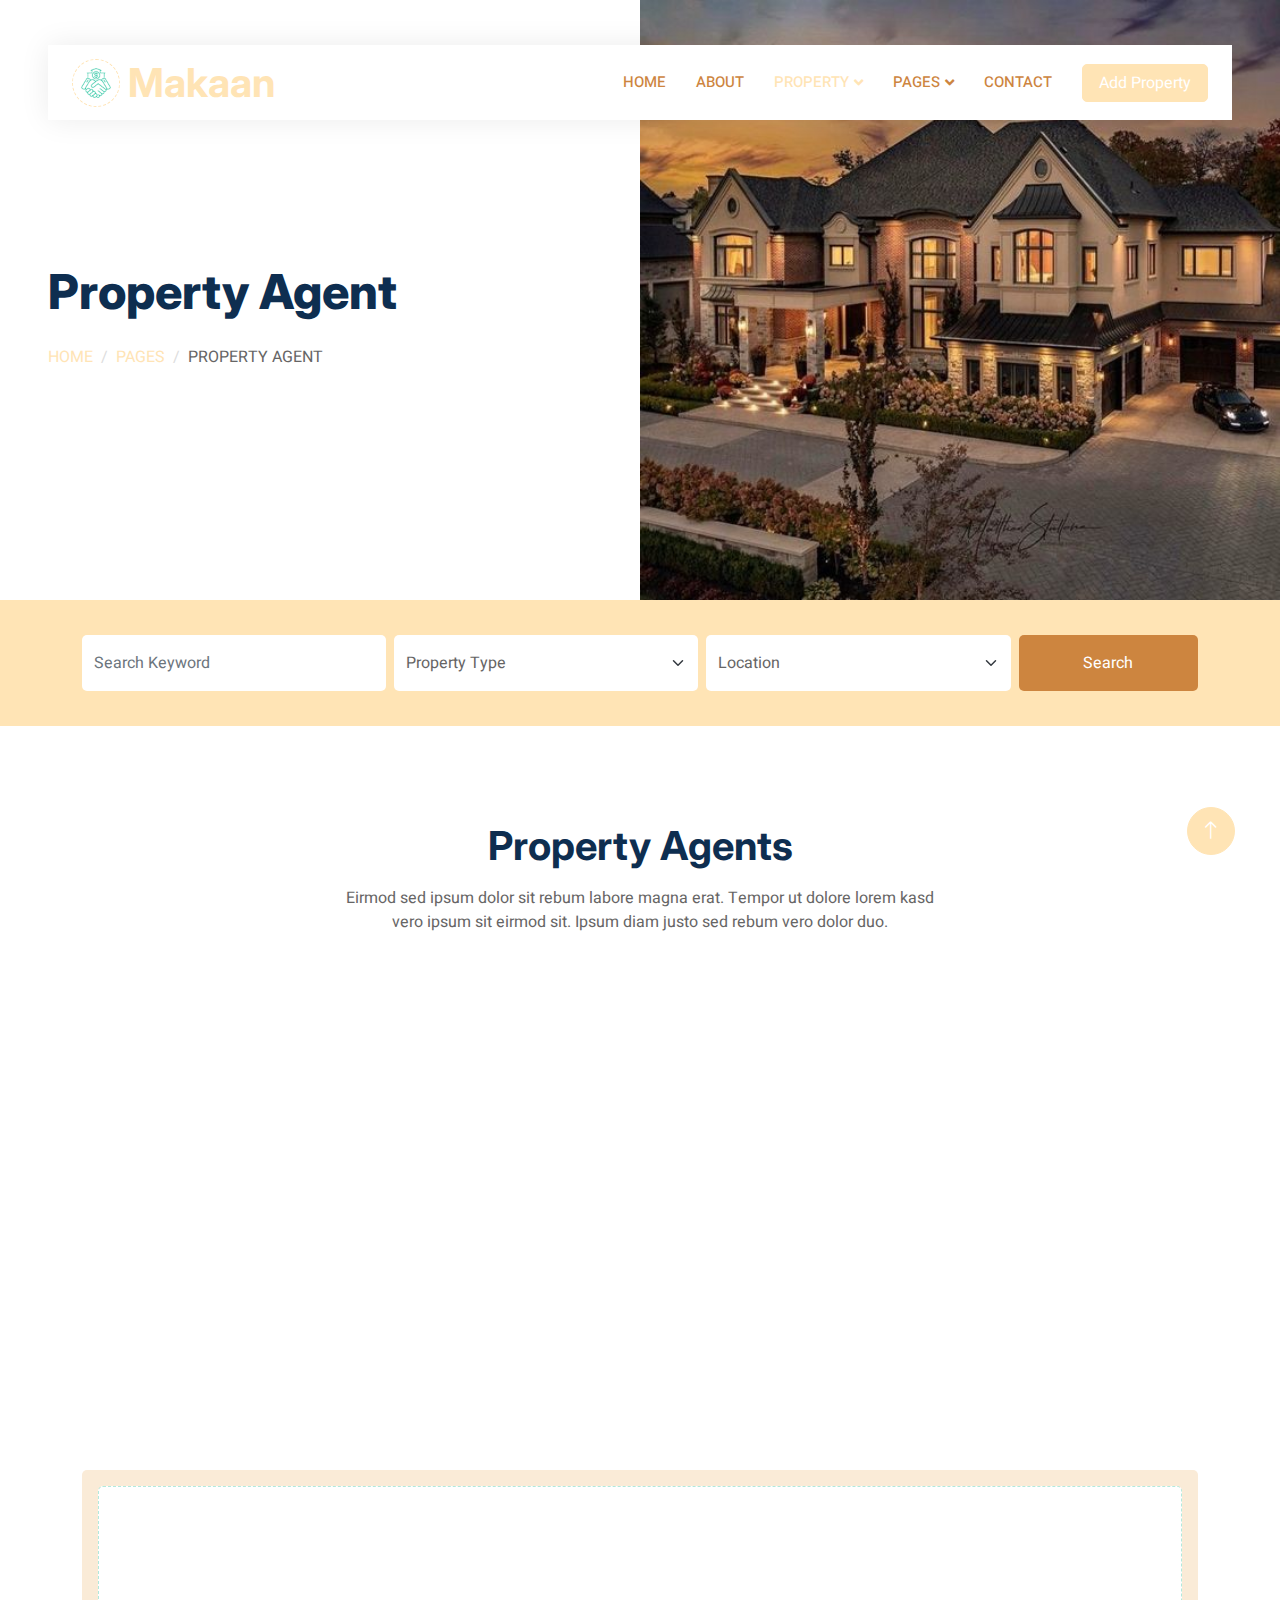
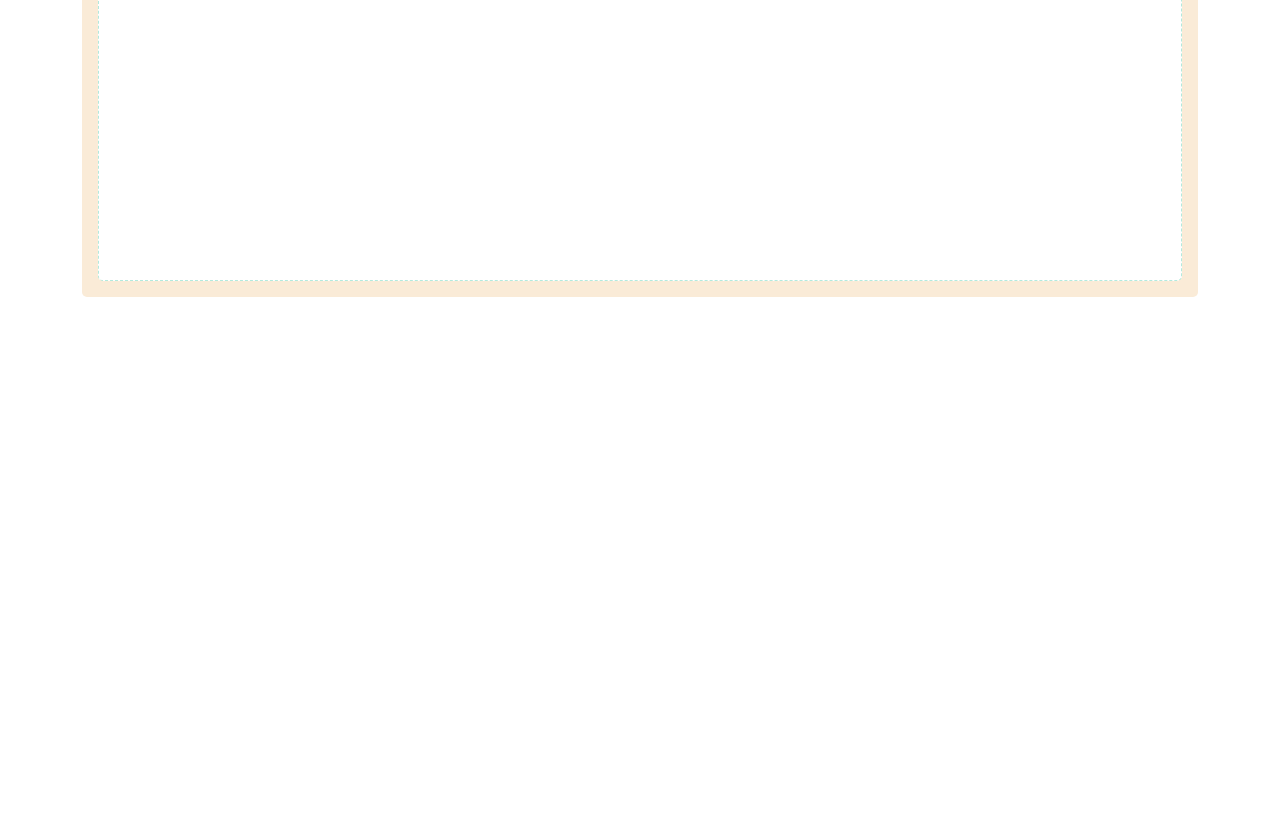
<file: property-agent.html>
<!DOCTYPE html>
<html lang="en">

<head>
    <meta charset="utf-8">
    <title>Makaan - Real Estate HTML Template</title>
    <meta content="width=device-width, initial-scale=1.0" name="viewport">
    <meta content="" name="keywords">
    <meta content="" name="description">

    <!-- Favicon -->
    <link rel="shortcut icon" type="image/png" href="img/logohouse.png"/>

    <!-- Google Web Fonts -->
    <link rel="preconnect" href="https://fonts.googleapis.com">
    <link rel="preconnect" href="https://fonts.gstatic.com" crossorigin>
    <link href="https://fonts.googleapis.com/css2?family=Heebo:wght@400;500;600&family=Inter:wght@700;800&display=swap" rel="stylesheet">
    
    <!-- Icon Font Stylesheet -->
    <link href="https://cdnjs.cloudflare.com/ajax/libs/font-awesome/5.10.0/css/all.min.css" rel="stylesheet">
    <link href="https://cdn.jsdelivr.net/npm/bootstrap-icons@1.4.1/font/bootstrap-icons.css" rel="stylesheet">

    <!-- Libraries Stylesheet -->
    <link href="lib/animate/animate.min.css" rel="stylesheet">
    <link href="lib/owlcarousel/assets/owl.carousel.min.css" rel="stylesheet">

    <!-- Customized Bootstrap Stylesheet -->
    <link href="css/bootstrap.min.css" rel="stylesheet">

    <!-- Template Stylesheet -->
    <link href="css/style.css" rel="stylesheet">
</head>

<body>
    <div class="container-xxl bg-white p-0">
        <!-- Spinner Start -->
        <div id="spinner" class="show bg-white position-fixed translate-middle w-100 vh-100 top-50 start-50 d-flex align-items-center justify-content-center">
            <div class="spinner-border text-primary" style="width: 3rem; height: 3rem;" role="status">
                <span class="sr-only">Loading...</span>
            </div>
        </div>
        <!-- Spinner End -->


        <!-- Navbar Start -->
        <div class="container-fluid nav-bar bg-transparent">
            <nav class="navbar navbar-expand-lg bg-white navbar-light py-0 px-4">
                <a href="index.html" class="navbar-brand d-flex align-items-center text-center">
                    <div class="icon p-2 me-2">
                        <img class="img-fluid" src="img/icon-deal.png" alt="Icon" style="width: 30px; height: 30px;">
                    </div>
                    <h1 class="m-0 text-primary">Makaan</h1>
                </a>
                <button type="button" class="navbar-toggler" data-bs-toggle="collapse" data-bs-target="#navbarCollapse">
                    <span class="navbar-toggler-icon"></span>
                </button>
                <div class="collapse navbar-collapse" id="navbarCollapse">
                    <div class="navbar-nav ms-auto">
                        <a href="index.html" class="nav-item nav-link">Home</a>
                        <a href="about.html" class="nav-item nav-link">About</a>
                        <div class="nav-item dropdown">
                            <a href="#" class="nav-link dropdown-toggle active" data-bs-toggle="dropdown">Property</a>
                            <div class="dropdown-menu rounded-0 m-0">
                                <a href="property-list.html" class="dropdown-item">Property List</a>
                                <a href="property-type.html" class="dropdown-item">Property Type</a>
                                <a href="property-agent.html" class="dropdown-item active">Property Agent</a>
                            </div>
                        </div>
                        <div class="nav-item dropdown">
                            <a href="#" class="nav-link dropdown-toggle" data-bs-toggle="dropdown">Pages</a>
                            <div class="dropdown-menu rounded-0 m-0">
                                <a href="testimonial.html" class="dropdown-item">Testimonial</a>
                                <a href="404.html" class="dropdown-item">404 Error</a>
                            </div>
                        </div>
                        <a href="contact.html" class="nav-item nav-link">Contact</a>
                    </div>
                    <a href="" class="btn btn-primary px-3 d-none d-lg-flex">Add Property</a>
                </div>
            </nav>
        </div>
        <!-- Navbar End -->


        <!-- Header Start -->
        <div class="container-fluid header bg-white p-0">
            <div class="row g-0 align-items-center flex-column-reverse flex-md-row">
                <div class="col-md-6 p-5 mt-lg-5">
                    <h1 class="display-5 animated fadeIn mb-4">Property Agent</h1> 
                        <nav aria-label="breadcrumb animated fadeIn">
                        <ol class="breadcrumb text-uppercase">
                            <li class="breadcrumb-item"><a href="#">Home</a></li>
                            <li class="breadcrumb-item"><a href="#">Pages</a></li>
                            <li class="breadcrumb-item text-body active" aria-current="page">Property Agent</li>
                        </ol>
                    </nav>
                </div>
                <div class="col-md-6 animated fadeIn">
                    <img class="img-fluid" src="img/header.jpg" alt="">
                </div>
            </div>
        </div>
        <!-- Header End -->


        <!-- Search Start -->
        <div class="container-fluid bg-primary mb-5 wow fadeIn" data-wow-delay="0.1s" style="padding: 35px;">
            <div class="container">
                <div class="row g-2">
                    <div class="col-md-10">
                        <div class="row g-2">
                            <div class="col-md-4">
                                <input type="text" class="form-control border-0 py-3" placeholder="Search Keyword">
                            </div>
                            <div class="col-md-4">
                                <select class="form-select border-0 py-3">
                                    <option selected>Property Type</option>
                                    <option value="1">Property Type 1</option>
                                    <option value="2">Property Type 2</option>
                                    <option value="3">Property Type 3</option>
                                </select>
                            </div>
                            <div class="col-md-4">
                                <select class="form-select border-0 py-3">
                                    <option selected>Location</option>
                                    <option value="1">Location 1</option>
                                    <option value="2">Location 2</option>
                                    <option value="3">Location 3</option>
                                </select>
                            </div>
                        </div>
                    </div>
                    <div class="col-md-2">
                        <button class="btn btn-dark border-0 w-100 py-3">Search</button>
                    </div>
                </div>
            </div>
        </div>
        <!-- Search End -->


        <!-- Team Start -->
        <div class="container-xxl py-5">
            <div class="container">
                <div class="text-center mx-auto mb-5 wow fadeInUp" data-wow-delay="0.1s" style="max-width: 600px;">
                    <h1 class="mb-3">Property Agents</h1>
                    <p>Eirmod sed ipsum dolor sit rebum labore magna erat. Tempor ut dolore lorem kasd vero ipsum sit eirmod sit. Ipsum diam justo sed rebum vero dolor duo.</p>
                </div>
                <div class="row g-4">
                    <div class="col-lg-3 col-md-6 wow fadeInUp" data-wow-delay="0.1s">
                        <div class="team-item rounded overflow-hidden">
                            <div class="position-relative">
                                <img class="img-fluid" src="img/team-1.jpg" alt="">
                                <div class="position-absolute start-50 top-100 translate-middle d-flex align-items-center">
                                    <a class="btn btn-square mx-1" href=""><i class="fab fa-facebook-f"></i></a>
                                    <a class="btn btn-square mx-1" href=""><i class="fab fa-twitter"></i></a>
                                    <a class="btn btn-square mx-1" href=""><i class="fab fa-instagram"></i></a>
                                </div>
                            </div>
                            <div class="text-center p-4 mt-3">
                                <h5 class="fw-bold mb-0">Full Name</h5>
                                <small>Designation</small>
                            </div>
                        </div>
                    </div>
                    <div class="col-lg-3 col-md-6 wow fadeInUp" data-wow-delay="0.3s">
                        <div class="team-item rounded overflow-hidden">
                            <div class="position-relative">
                                <img class="img-fluid" src="img/team-2.png" alt="">
                                <div class="position-absolute start-50 top-100 translate-middle d-flex align-items-center">
                                    <a class="btn btn-square mx-1" href=""><i class="fab fa-facebook-f"></i></a>
                                    <a class="btn btn-square mx-1" href=""><i class="fab fa-twitter"></i></a>
                                    <a class="btn btn-square mx-1" href=""><i class="fab fa-instagram"></i></a>
                                </div>
                            </div>
                            <div class="text-center p-4 mt-3">
                                <h5 class="fw-bold mb-0">Full Name</h5>
                                <small>Designation</small>
                            </div>
                        </div>
                    </div>
                    <div class="col-lg-3 col-md-6 wow fadeInUp" data-wow-delay="0.5s">
                        <div class="team-item rounded overflow-hidden">
                            <div class="position-relative">
                                <img class="img-fluid" src="img/team-3.jpg" alt="">
                                <div class="position-absolute start-50 top-100 translate-middle d-flex align-items-center">
                                    <a class="btn btn-square mx-1" href=""><i class="fab fa-facebook-f"></i></a>
                                    <a class="btn btn-square mx-1" href=""><i class="fab fa-twitter"></i></a>
                                    <a class="btn btn-square mx-1" href=""><i class="fab fa-instagram"></i></a>
                                </div>
                            </div>
                            <div class="text-center p-4 mt-3">
                                <h5 class="fw-bold mb-0">Full Name</h5>
                                <small>Designation</small>
                            </div>
                        </div>
                    </div>
                    <div class="col-lg-3 col-md-6 wow fadeInUp" data-wow-delay="0.7s">
                        <div class="team-item rounded overflow-hidden">
                            <div class="position-relative">
                                <img class="img-fluid" src="img/team-4.png" alt="">
                                <div class="position-absolute start-50 top-100 translate-middle d-flex align-items-center">
                                    <a class="btn btn-square mx-1" href=""><i class="fab fa-facebook-f"></i></a>
                                    <a class="btn btn-square mx-1" href=""><i class="fab fa-twitter"></i></a>
                                    <a class="btn btn-square mx-1" href=""><i class="fab fa-instagram"></i></a>
                                </div>
                            </div>
                            <div class="text-center p-4 mt-3">
                                <h5 class="fw-bold mb-0">Full Name</h5>
                                <small>Designation</small>
                            </div>
                        </div>
                    </div>
                </div>
            </div>
        </div>
        <!-- Team End -->


        <!-- Call to Action Start -->
        <div class="container-xxl py-5">
            <div class="container">
                <div class="bg-light rounded p-3">
                    <div class="bg-white rounded p-4" style="border: 1px dashed rgba(0, 185, 142, .3)">
                        <div class="row g-5 align-items-center">
                            <div class="col-lg-6 wow fadeIn" data-wow-delay="0.1s">
                                <img class="img-fluid rounded w-100" src="img/call-to-action.jpg" alt="">
                            </div>
                            <div class="col-lg-6 wow fadeIn" data-wow-delay="0.5s">
                                <div class="mb-4">
                                    <h1 class="mb-3">Contact With Our Certified Agent</h1>
                                    <p>Eirmod sed ipsum dolor sit rebum magna erat. Tempor lorem kasd vero ipsum sit sit diam justo sed vero dolor duo.</p>
                                </div>
                                <a href="" class="btn btn-primary py-3 px-4 me-2"><i class="fa fa-phone-alt me-2"></i>Make A Call</a>
                                <a href="" class="btn btn-dark py-3 px-4"><i class="fa fa-calendar-alt me-2"></i>Get Appoinment</a>
                            </div>
                        </div>
                    </div>
                </div>
            </div>
        </div>
        <!-- Call to Action End -->
        

        <!-- Footer Start -->
        <div class="container-fluid bg-dark text-white-50 footer pt-5 mt-5 wow fadeIn" data-wow-delay="0.1s">
            <div class="container py-5">
                <div class="row g-5">
                    <div class="col-lg-3 col-md-6">
                        <h5 class="text-white mb-4">Get In Touch</h5>
                        <p class="mb-2"><i class="fa fa-map-marker-alt me-3"></i>123 Street, New York, USA</p>
                        <p class="mb-2"><i class="fa fa-phone-alt me-3"></i>+012 345 67890</p>
                        <p class="mb-2"><i class="fa fa-envelope me-3"></i>info@example.com</p>
                        <div class="d-flex pt-2">
                            <a class="btn btn-outline-light btn-social" href=""><i class="fab fa-twitter"></i></a>
                            <a class="btn btn-outline-light btn-social" href=""><i class="fab fa-facebook-f"></i></a>
                            <a class="btn btn-outline-light btn-social" href=""><i class="fab fa-youtube"></i></a>
                            <a class="btn btn-outline-light btn-social" href=""><i class="fab fa-linkedin-in"></i></a>
                        </div>
                    </div>
                    <div class="col-lg-3 col-md-6">
                        <h5 class="text-white mb-4">Quick Links</h5>
                        <a class="btn btn-link text-white-50" href="">About Us</a>
                        <a class="btn btn-link text-white-50" href="">Contact Us</a>
                        <a class="btn btn-link text-white-50" href="">Our Services</a>
                        <a class="btn btn-link text-white-50" href="">Privacy Policy</a>
                        <a class="btn btn-link text-white-50" href="">Terms & Condition</a>
                    </div>
                    <div class="col-lg-3 col-md-6">
                        <h5 class="text-white mb-4">Photo Gallery</h5>
                        <div class="row g-2 pt-2">
                            <div class="col-4">
                                <img class="img-fluid rounded bg-light p-1" src="img/property-1.jpg" alt="">
                            </div>
                            <div class="col-4">
                                <img class="img-fluid rounded bg-light p-1" src="img/property-2.jpg" alt="">
                            </div>
                            <div class="col-4">
                                <img class="img-fluid rounded bg-light p-1" src="img/property-3.jpg" alt="">
                            </div>
                            <div class="col-4">
                                <img class="img-fluid rounded bg-light p-1" src="img/property-4.jpg" alt="">
                            </div>
                            <div class="col-4">
                                <img class="img-fluid rounded bg-light p-1" src="img/property-5.jpg" alt="">
                            </div>
                            <div class="col-4">
                                <img class="img-fluid rounded bg-light p-1" src="img/property-6.jpg" alt="">
                            </div>
                        </div>
                    </div>
                    <div class="col-lg-3 col-md-6">
                        <h5 class="text-white mb-4">Newsletter</h5>
                        <p>Dolor amet sit justo amet elitr clita ipsum elitr est.</p>
                        <div class="position-relative mx-auto" style="max-width: 400px;">
                            <input class="form-control bg-transparent w-100 py-3 ps-4 pe-5" type="text" placeholder="Your email">
                            <button type="button" class="btn btn-primary py-2 position-absolute top-0 end-0 mt-2 me-2">SignUp</button>
                        </div>
                    </div>
                </div>
            </div>
            <div class="container">
                <div class="copyright">
                    <div class="row">
                        <div class="col-md-6 text-center text-md-start mb-3 mb-md-0">
                            &copy; <a class="border-bottom" href="#">Your Site Name</a>, All Right Reserved. 
							
							<!--/*** This template is free as long as you keep the footer author’s credit link/attribution link/backlink. If you'd like to use the template without the footer author’s credit link/attribution link/backlink, you can purchase the Credit Removal License from "https://htmlcodex.com/credit-removal". Thank you for your support. ***/-->
							Designed By <a class="border-bottom" href="https://htmlcodex.com">HTML Codex</a>
                        </div>
                        <div class="col-md-6 text-center text-md-end">
                            <div class="footer-menu">
                                <a href="">Home</a>
                                <a href="">Cookies</a>
                                <a href="">Help</a>
                                <a href="">FQAs</a>
                            </div>
                        </div>
                    </div>
                </div>
            </div>
        </div>
        <!-- Footer End -->


        <!-- Back to Top -->
        <a href="#" class="btn btn-lg btn-primary btn-lg-square back-to-top"><i class="bi bi-arrow-up"></i></a>
    </div>

    <!-- JavaScript Libraries -->
    <script src="https://code.jquery.com/jquery-3.4.1.min.js"></script>
    <script src="https://cdn.jsdelivr.net/npm/bootstrap@5.0.0/dist/js/bootstrap.bundle.min.js"></script>
    <script src="lib/wow/wow.min.js"></script>
    <script src="lib/easing/easing.min.js"></script>
    <script src="lib/waypoints/waypoints.min.js"></script>
    <script src="lib/owlcarousel/owl.carousel.min.js"></script>

    <!-- Template Javascript -->
    <script src="js/main.js"></script>
</body>

</html>
</file>
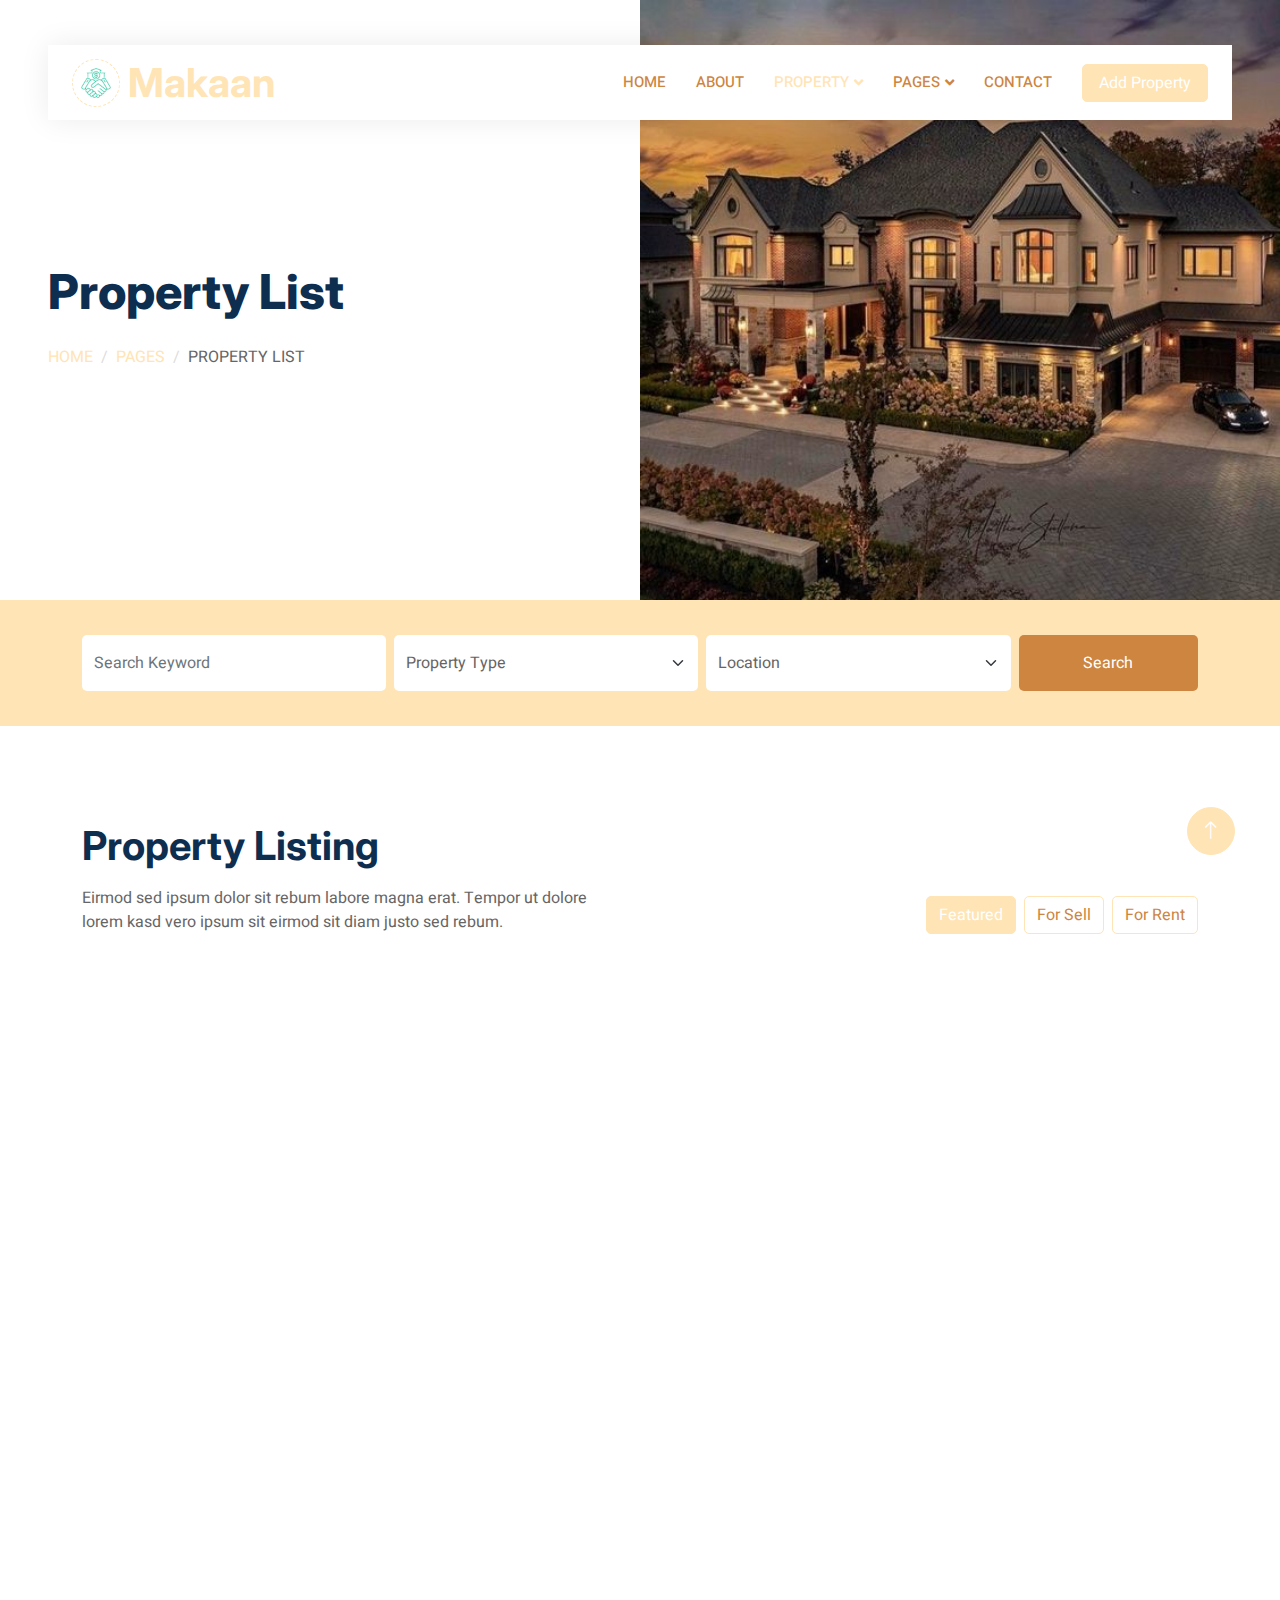
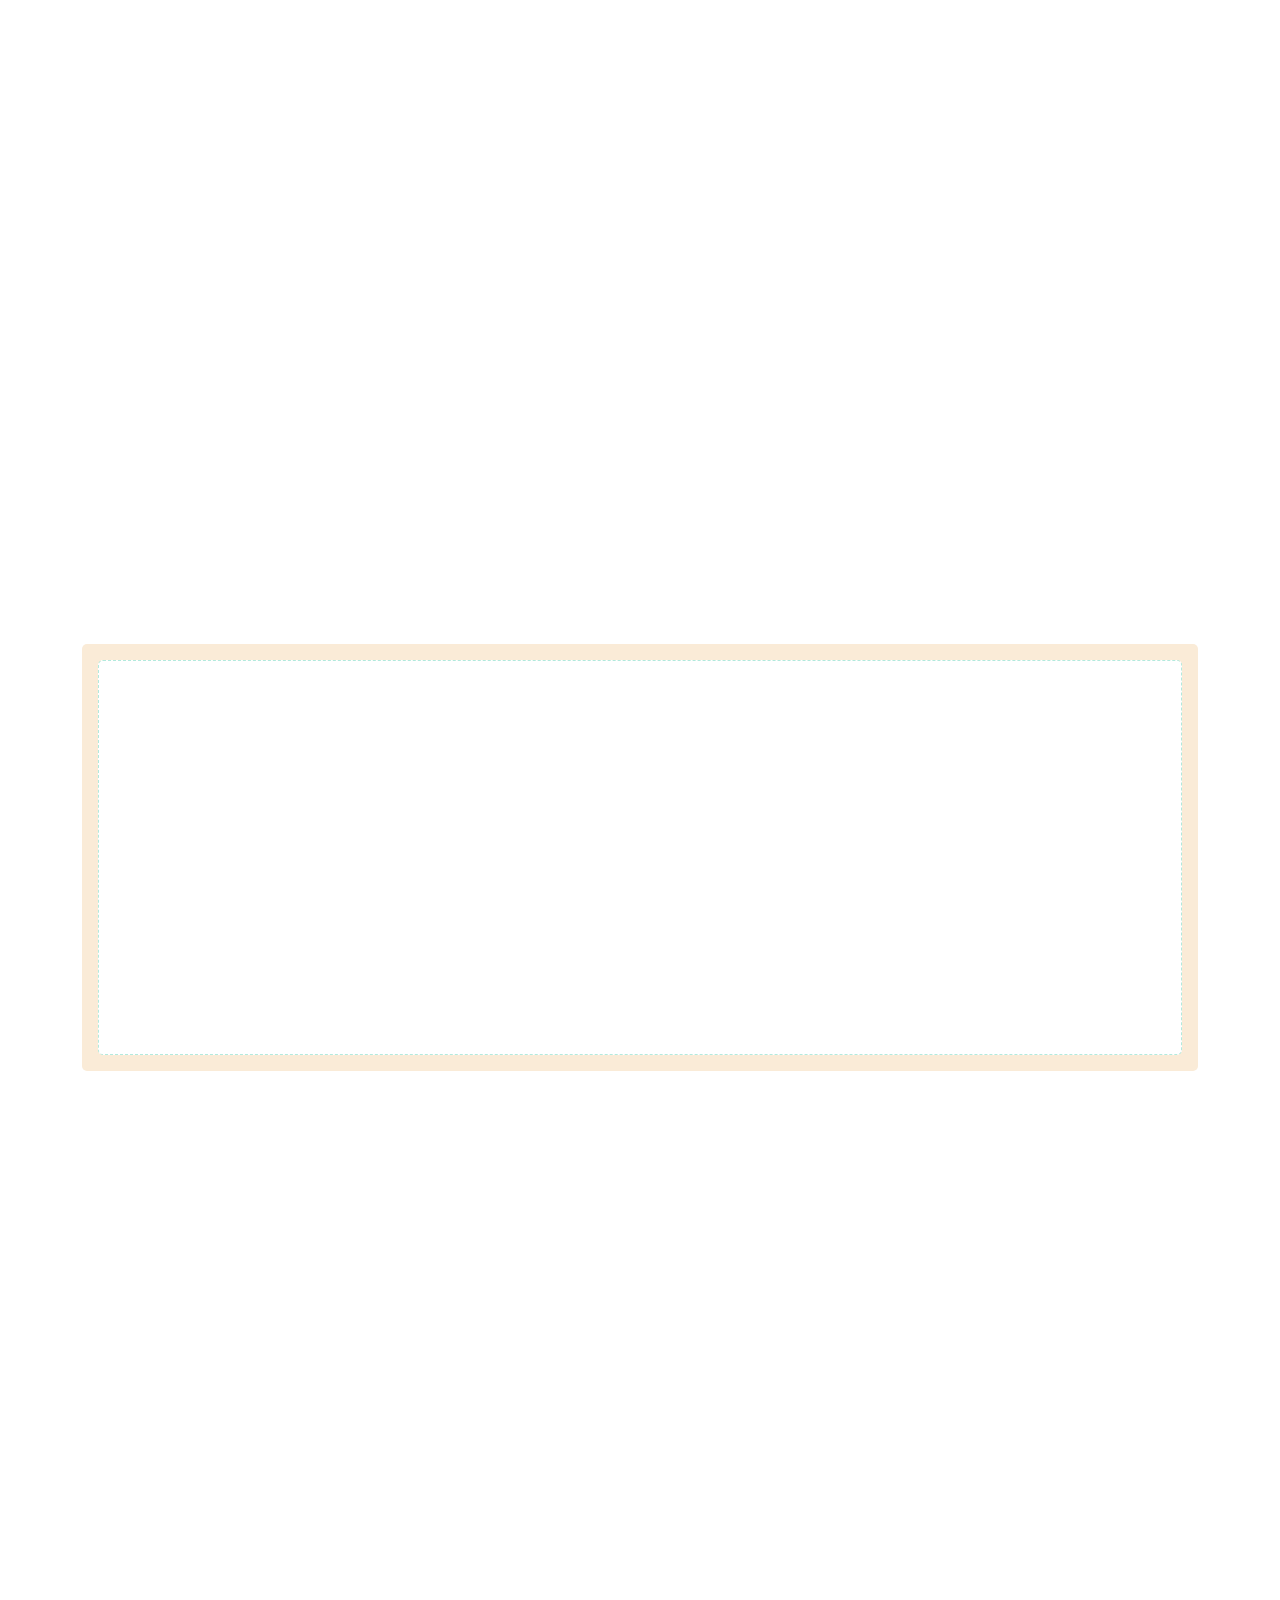
<file: property-list.html>
<!DOCTYPE html>
<html lang="en">

<head>
    <meta charset="utf-8">
    <title>Makaan - Real Estate HTML Template</title>
    <meta content="width=device-width, initial-scale=1.0" name="viewport">
    <meta content="" name="keywords">
    <meta content="" name="description">

    <!-- Favicon -->
    <link rel="shortcut icon" type="image/png" href="img/logohouse.png"/>

    <!-- Google Web Fonts -->
    <link rel="preconnect" href="https://fonts.googleapis.com">
    <link rel="preconnect" href="https://fonts.gstatic.com" crossorigin>
    <link href="https://fonts.googleapis.com/css2?family=Heebo:wght@400;500;600&family=Inter:wght@700;800&display=swap" rel="stylesheet">
    
    <!-- Icon Font Stylesheet -->
    <link href="https://cdnjs.cloudflare.com/ajax/libs/font-awesome/5.10.0/css/all.min.css" rel="stylesheet">
    <link href="https://cdn.jsdelivr.net/npm/bootstrap-icons@1.4.1/font/bootstrap-icons.css" rel="stylesheet">

    <!-- Libraries Stylesheet -->
    <link href="lib/animate/animate.min.css" rel="stylesheet">
    <link href="lib/owlcarousel/assets/owl.carousel.min.css" rel="stylesheet">

    <!-- Customized Bootstrap Stylesheet -->
    <link href="css/bootstrap.min.css" rel="stylesheet">

    <!-- Template Stylesheet -->
    <link href="css/style.css" rel="stylesheet">
</head>

<body>
    <div class="container-xxl bg-white p-0">
        <!-- Spinner Start -->
        <div id="spinner" class="show bg-white position-fixed translate-middle w-100 vh-100 top-50 start-50 d-flex align-items-center justify-content-center">
            <div class="spinner-border text-primary" style="width: 3rem; height: 3rem;" role="status">
                <span class="sr-only">Loading...</span>
            </div>
        </div>
        <!-- Spinner End -->


        <!-- Navbar Start -->
        <div class="container-fluid nav-bar bg-transparent">
            <nav class="navbar navbar-expand-lg bg-white navbar-light py-0 px-4">
                <a href="index.html" class="navbar-brand d-flex align-items-center text-center">
                    <div class="icon p-2 me-2">
                        <img class="img-fluid" src="img/icon-deal.png" alt="Icon" style="width: 30px; height: 30px;">
                    </div>
                    <h1 class="m-0 text-primary">Makaan</h1>
                </a>
                <button type="button" class="navbar-toggler" data-bs-toggle="collapse" data-bs-target="#navbarCollapse">
                    <span class="navbar-toggler-icon"></span>
                </button>
                <div class="collapse navbar-collapse" id="navbarCollapse">
                    <div class="navbar-nav ms-auto">
                        <a href="index.html" class="nav-item nav-link">Home</a>
                        <a href="about.html" class="nav-item nav-link">About</a>
                        <div class="nav-item dropdown">
                            <a href="#" class="nav-link dropdown-toggle active" data-bs-toggle="dropdown">Property</a>
                            <div class="dropdown-menu rounded-0 m-0">
                                <a href="property-list.html" class="dropdown-item active">Property List</a>
                                <a href="property-type.html" class="dropdown-item">Property Type</a>
                                <a href="property-agent.html" class="dropdown-item">Property Agent</a>
                            </div>
                        </div>
                        <div class="nav-item dropdown">
                            <a href="#" class="nav-link dropdown-toggle" data-bs-toggle="dropdown">Pages</a>
                            <div class="dropdown-menu rounded-0 m-0">
                                <a href="testimonial.html" class="dropdown-item">Testimonial</a>
                                <a href="404.html" class="dropdown-item">404 Error</a>
                            </div>
                        </div>
                        <a href="contact.html" class="nav-item nav-link">Contact</a>
                    </div>
                    <a href="" class="btn btn-primary px-3 d-none d-lg-flex">Add Property</a>
                </div>
            </nav>
        </div>
        <!-- Navbar End -->


        <!-- Header Start -->
        <div class="container-fluid header bg-white p-0">
            <div class="row g-0 align-items-center flex-column-reverse flex-md-row">
                <div class="col-md-6 p-5 mt-lg-5">
                    <h1 class="display-5 animated fadeIn mb-4">Property List</h1> 
                        <nav aria-label="breadcrumb animated fadeIn">
                        <ol class="breadcrumb text-uppercase">
                            <li class="breadcrumb-item"><a href="#">Home</a></li>
                            <li class="breadcrumb-item"><a href="#">Pages</a></li>
                            <li class="breadcrumb-item text-body active" aria-current="page">Property List</li>
                        </ol>
                    </nav>
                </div>
                <div class="col-md-6 animated fadeIn">
                    <img class="img-fluid" src="img/header.jpg" alt="">
                </div>
            </div>
        </div>
        <!-- Header End -->


        <!-- Search Start -->
        <div class="container-fluid bg-primary mb-5 wow fadeIn" data-wow-delay="0.1s" style="padding: 35px;">
            <div class="container">
                <div class="row g-2">
                    <div class="col-md-10">
                        <div class="row g-2">
                            <div class="col-md-4">
                                <input type="text" class="form-control border-0 py-3" placeholder="Search Keyword">
                            </div>
                            <div class="col-md-4">
                                <select class="form-select border-0 py-3">
                                    <option selected>Property Type</option>
                                    <option value="1">Property Type 1</option>
                                    <option value="2">Property Type 2</option>
                                    <option value="3">Property Type 3</option>
                                </select>
                            </div>
                            <div class="col-md-4">
                                <select class="form-select border-0 py-3">
                                    <option selected>Location</option>
                                    <option value="1">Location 1</option>
                                    <option value="2">Location 2</option>
                                    <option value="3">Location 3</option>
                                </select>
                            </div>
                        </div>
                    </div>
                    <div class="col-md-2">
                        <button class="btn btn-dark border-0 w-100 py-3">Search</button>
                    </div>
                </div>
            </div>
        </div>
        <!-- Search End -->


        <!-- Property List Start -->
        <div class="container-xxl py-5">
            <div class="container">
                <div class="row g-0 gx-5 align-items-end">
                    <div class="col-lg-6">
                        <div class="text-start mx-auto mb-5 wow slideInLeft" data-wow-delay="0.1s">
                            <h1 class="mb-3">Property Listing</h1>
                            <p>Eirmod sed ipsum dolor sit rebum labore magna erat. Tempor ut dolore lorem kasd vero ipsum sit eirmod sit diam justo sed rebum.</p>
                        </div>
                    </div>
                    <div class="col-lg-6 text-start text-lg-end wow slideInRight" data-wow-delay="0.1s">
                        <ul class="nav nav-pills d-inline-flex justify-content-end mb-5">
                            <li class="nav-item me-2">
                                <a class="btn btn-outline-primary active" data-bs-toggle="pill" href="#tab-1">Featured</a>
                            </li>
                            <li class="nav-item me-2">
                                <a class="btn btn-outline-primary" data-bs-toggle="pill" href="#tab-2">For Sell</a>
                            </li>
                            <li class="nav-item me-0">
                                <a class="btn btn-outline-primary" data-bs-toggle="pill" href="#tab-3">For Rent</a>
                            </li>
                        </ul>
                    </div>
                </div>
                <div class="tab-content">
                    <div id="tab-1" class="tab-pane fade show p-0 active">
                        <div class="row g-4">
                            <div class="col-lg-4 col-md-6 wow fadeInUp" data-wow-delay="0.1s">
                                <div class="property-item rounded overflow-hidden">
                                    <div class="position-relative overflow-hidden">
                                        <a href=""><img class="img-fluid" src="img/property-1.jpg" alt=""></a>
                                        <div class="bg-primary rounded text-white position-absolute start-0 top-0 m-4 py-1 px-3">For Sell</div>
                                        <div class="bg-white rounded-top text-primary position-absolute start-0 bottom-0 mx-4 pt-1 px-3">Appartment</div>
                                    </div>
                                    <div class="p-4 pb-0">
                                        <h5 class="text-primary mb-3">$12,345</h5>
                                        <a class="d-block h5 mb-2" href="">Golden Urban House For Sell</a>
                                        <p><i class="fa fa-map-marker-alt text-primary me-2"></i>123 Street, New York, USA</p>
                                    </div>
                                    <div class="d-flex border-top">
                                        <small class="flex-fill text-center border-end py-2"><i class="fa fa-ruler-combined text-primary me-2"></i>1000 Sqft</small>
                                        <small class="flex-fill text-center border-end py-2"><i class="fa fa-bed text-primary me-2"></i>3 Bed</small>
                                        <small class="flex-fill text-center py-2"><i class="fa fa-bath text-primary me-2"></i>2 Bath</small>
                                    </div>
                                </div>
                            </div>
                            <div class="col-lg-4 col-md-6 wow fadeInUp" data-wow-delay="0.3s">
                                <div class="property-item rounded overflow-hidden">
                                    <div class="position-relative overflow-hidden">
                                        <a href=""><img class="img-fluid" src="img/property-2.jpg" alt=""></a>
                                        <div class="bg-primary rounded text-white position-absolute start-0 top-0 m-4 py-1 px-3">For Rent</div>
                                        <div class="bg-white rounded-top text-primary position-absolute start-0 bottom-0 mx-4 pt-1 px-3">Villa</div>
                                    </div>
                                    <div class="p-4 pb-0">
                                        <h5 class="text-primary mb-3">$12,345</h5>
                                        <a class="d-block h5 mb-2" href="">Golden Urban House For Sell</a>
                                        <p><i class="fa fa-map-marker-alt text-primary me-2"></i>123 Street, New York, USA</p>
                                    </div>
                                    <div class="d-flex border-top">
                                        <small class="flex-fill text-center border-end py-2"><i class="fa fa-ruler-combined text-primary me-2"></i>1000 Sqft</small>
                                        <small class="flex-fill text-center border-end py-2"><i class="fa fa-bed text-primary me-2"></i>3 Bed</small>
                                        <small class="flex-fill text-center py-2"><i class="fa fa-bath text-primary me-2"></i>2 Bath</small>
                                    </div>
                                </div>
                            </div>
                            <div class="col-lg-4 col-md-6 wow fadeInUp" data-wow-delay="0.5s">
                                <div class="property-item rounded overflow-hidden">
                                    <div class="position-relative overflow-hidden">
                                        <a href=""><img class="img-fluid" src="img/property-3.jpg" alt=""></a>
                                        <div class="bg-primary rounded text-white position-absolute start-0 top-0 m-4 py-1 px-3">For Sell</div>
                                        <div class="bg-white rounded-top text-primary position-absolute start-0 bottom-0 mx-4 pt-1 px-3">Office</div>
                                    </div>
                                    <div class="p-4 pb-0">
                                        <h5 class="text-primary mb-3">$12,345</h5>
                                        <a class="d-block h5 mb-2" href="">Golden Urban House For Sell</a>
                                        <p><i class="fa fa-map-marker-alt text-primary me-2"></i>123 Street, New York, USA</p>
                                    </div>
                                    <div class="d-flex border-top">
                                        <small class="flex-fill text-center border-end py-2"><i class="fa fa-ruler-combined text-primary me-2"></i>1000 Sqft</small>
                                        <small class="flex-fill text-center border-end py-2"><i class="fa fa-bed text-primary me-2"></i>3 Bed</small>
                                        <small class="flex-fill text-center py-2"><i class="fa fa-bath text-primary me-2"></i>2 Bath</small>
                                    </div>
                                </div>
                            </div>
                            <div class="col-lg-4 col-md-6 wow fadeInUp" data-wow-delay="0.1s">
                                <div class="property-item rounded overflow-hidden">
                                    <div class="position-relative overflow-hidden">
                                        <a href=""><img class="img-fluid" src="img/property-4.jpg" alt=""></a>
                                        <div class="bg-primary rounded text-white position-absolute start-0 top-0 m-4 py-1 px-3">For Rent</div>
                                        <div class="bg-white rounded-top text-primary position-absolute start-0 bottom-0 mx-4 pt-1 px-3">Building</div>
                                    </div>
                                    <div class="p-4 pb-0">
                                        <h5 class="text-primary mb-3">$12,345</h5>
                                        <a class="d-block h5 mb-2" href="">Golden Urban House For Sell</a>
                                        <p><i class="fa fa-map-marker-alt text-primary me-2"></i>123 Street, New York, USA</p>
                                    </div>
                                    <div class="d-flex border-top">
                                        <small class="flex-fill text-center border-end py-2"><i class="fa fa-ruler-combined text-primary me-2"></i>1000 Sqft</small>
                                        <small class="flex-fill text-center border-end py-2"><i class="fa fa-bed text-primary me-2"></i>3 Bed</small>
                                        <small class="flex-fill text-center py-2"><i class="fa fa-bath text-primary me-2"></i>2 Bath</small>
                                    </div>
                                </div>
                            </div>
                            <div class="col-lg-4 col-md-6 wow fadeInUp" data-wow-delay="0.3s">
                                <div class="property-item rounded overflow-hidden">
                                    <div class="position-relative overflow-hidden">
                                        <a href=""><img class="img-fluid" src="img/property-5.jpg" alt=""></a>
                                        <div class="bg-primary rounded text-white position-absolute start-0 top-0 m-4 py-1 px-3">For Sell</div>
                                        <div class="bg-white rounded-top text-primary position-absolute start-0 bottom-0 mx-4 pt-1 px-3">Home</div>
                                    </div>
                                    <div class="p-4 pb-0">
                                        <h5 class="text-primary mb-3">$12,345</h5>
                                        <a class="d-block h5 mb-2" href="">Golden Urban House For Sell</a>
                                        <p><i class="fa fa-map-marker-alt text-primary me-2"></i>123 Street, New York, USA</p>
                                    </div>
                                    <div class="d-flex border-top">
                                        <small class="flex-fill text-center border-end py-2"><i class="fa fa-ruler-combined text-primary me-2"></i>1000 Sqft</small>
                                        <small class="flex-fill text-center border-end py-2"><i class="fa fa-bed text-primary me-2"></i>3 Bed</small>
                                        <small class="flex-fill text-center py-2"><i class="fa fa-bath text-primary me-2"></i>2 Bath</small>
                                    </div>
                                </div>
                            </div>
                            <div class="col-lg-4 col-md-6 wow fadeInUp" data-wow-delay="0.5s">
                                <div class="property-item rounded overflow-hidden">
                                    <div class="position-relative overflow-hidden">
                                        <a href=""><img class="img-fluid" src="img/property-6.jpg" alt=""></a>
                                        <div class="bg-primary rounded text-white position-absolute start-0 top-0 m-4 py-1 px-3">For Rent</div>
                                        <div class="bg-white rounded-top text-primary position-absolute start-0 bottom-0 mx-4 pt-1 px-3">Shop</div>
                                    </div>
                                    <div class="p-4 pb-0">
                                        <h5 class="text-primary mb-3">$12,345</h5>
                                        <a class="d-block h5 mb-2" href="">Golden Urban House For Sell</a>
                                        <p><i class="fa fa-map-marker-alt text-primary me-2"></i>123 Street, New York, USA</p>
                                    </div>
                                    <div class="d-flex border-top">
                                        <small class="flex-fill text-center border-end py-2"><i class="fa fa-ruler-combined text-primary me-2"></i>1000 Sqft</small>
                                        <small class="flex-fill text-center border-end py-2"><i class="fa fa-bed text-primary me-2"></i>3 Bed</small>
                                        <small class="flex-fill text-center py-2"><i class="fa fa-bath text-primary me-2"></i>2 Bath</small>
                                    </div>
                                </div>
                            </div>
                            <div class="col-12 text-center wow fadeInUp" data-wow-delay="0.1s">
                                <a class="btn btn-primary py-3 px-5" href="">Browse More Property</a>
                            </div>
                        </div>
                    </div>
                    <div id="tab-2" class="tab-pane fade show p-0">
                        <div class="row g-4">
                            <div class="col-lg-4 col-md-6">
                                <div class="property-item rounded overflow-hidden">
                                    <div class="position-relative overflow-hidden">
                                        <a href=""><img class="img-fluid" src="img/property-1.jpg" alt=""></a>
                                        <div class="bg-primary rounded text-white position-absolute start-0 top-0 m-4 py-1 px-3">For Sell</div>
                                        <div class="bg-white rounded-top text-primary position-absolute start-0 bottom-0 mx-4 pt-1 px-3">Appartment</div>
                                    </div>
                                    <div class="p-4 pb-0">
                                        <h5 class="text-primary mb-3">$12,345</h5>
                                        <a class="d-block h5 mb-2" href="">Golden Urban House For Sell</a>
                                        <p><i class="fa fa-map-marker-alt text-primary me-2"></i>123 Street, New York, USA</p>
                                    </div>
                                    <div class="d-flex border-top">
                                        <small class="flex-fill text-center border-end py-2"><i class="fa fa-ruler-combined text-primary me-2"></i>1000 Sqft</small>
                                        <small class="flex-fill text-center border-end py-2"><i class="fa fa-bed text-primary me-2"></i>3 Bed</small>
                                        <small class="flex-fill text-center py-2"><i class="fa fa-bath text-primary me-2"></i>2 Bath</small>
                                    </div>
                                </div>
                            </div>
                            <div class="col-lg-4 col-md-6">
                                <div class="property-item rounded overflow-hidden">
                                    <div class="position-relative overflow-hidden">
                                        <a href=""><img class="img-fluid" src="img/property-2.jpg" alt=""></a>
                                        <div class="bg-primary rounded text-white position-absolute start-0 top-0 m-4 py-1 px-3">For Rent</div>
                                        <div class="bg-white rounded-top text-primary position-absolute start-0 bottom-0 mx-4 pt-1 px-3">Villa</div>
                                    </div>
                                    <div class="p-4 pb-0">
                                        <h5 class="text-primary mb-3">$12,345</h5>
                                        <a class="d-block h5 mb-2" href="">Golden Urban House For Sell</a>
                                        <p><i class="fa fa-map-marker-alt text-primary me-2"></i>123 Street, New York, USA</p>
                                    </div>
                                    <div class="d-flex border-top">
                                        <small class="flex-fill text-center border-end py-2"><i class="fa fa-ruler-combined text-primary me-2"></i>1000 Sqft</small>
                                        <small class="flex-fill text-center border-end py-2"><i class="fa fa-bed text-primary me-2"></i>3 Bed</small>
                                        <small class="flex-fill text-center py-2"><i class="fa fa-bath text-primary me-2"></i>2 Bath</small>
                                    </div>
                                </div>
                            </div>
                            <div class="col-lg-4 col-md-6">
                                <div class="property-item rounded overflow-hidden">
                                    <div class="position-relative overflow-hidden">
                                        <a href=""><img class="img-fluid" src="img/property-3.jpg" alt=""></a>
                                        <div class="bg-primary rounded text-white position-absolute start-0 top-0 m-4 py-1 px-3">For Sell</div>
                                        <div class="bg-white rounded-top text-primary position-absolute start-0 bottom-0 mx-4 pt-1 px-3">Office</div>
                                    </div>
                                    <div class="p-4 pb-0">
                                        <h5 class="text-primary mb-3">$12,345</h5>
                                        <a class="d-block h5 mb-2" href="">Golden Urban House For Sell</a>
                                        <p><i class="fa fa-map-marker-alt text-primary me-2"></i>123 Street, New York, USA</p>
                                    </div>
                                    <div class="d-flex border-top">
                                        <small class="flex-fill text-center border-end py-2"><i class="fa fa-ruler-combined text-primary me-2"></i>1000 Sqft</small>
                                        <small class="flex-fill text-center border-end py-2"><i class="fa fa-bed text-primary me-2"></i>3 Bed</small>
                                        <small class="flex-fill text-center py-2"><i class="fa fa-bath text-primary me-2"></i>2 Bath</small>
                                    </div>
                                </div>
                            </div>
                            <div class="col-lg-4 col-md-6">
                                <div class="property-item rounded overflow-hidden">
                                    <div class="position-relative overflow-hidden">
                                        <a href=""><img class="img-fluid" src="img/property-4.jpg" alt=""></a>
                                        <div class="bg-primary rounded text-white position-absolute start-0 top-0 m-4 py-1 px-3">For Rent</div>
                                        <div class="bg-white rounded-top text-primary position-absolute start-0 bottom-0 mx-4 pt-1 px-3">Building</div>
                                    </div>
                                    <div class="p-4 pb-0">
                                        <h5 class="text-primary mb-3">$12,345</h5>
                                        <a class="d-block h5 mb-2" href="">Golden Urban House For Sell</a>
                                        <p><i class="fa fa-map-marker-alt text-primary me-2"></i>123 Street, New York, USA</p>
                                    </div>
                                    <div class="d-flex border-top">
                                        <small class="flex-fill text-center border-end py-2"><i class="fa fa-ruler-combined text-primary me-2"></i>1000 Sqft</small>
                                        <small class="flex-fill text-center border-end py-2"><i class="fa fa-bed text-primary me-2"></i>3 Bed</small>
                                        <small class="flex-fill text-center py-2"><i class="fa fa-bath text-primary me-2"></i>2 Bath</small>
                                    </div>
                                </div>
                            </div>
                            <div class="col-lg-4 col-md-6">
                                <div class="property-item rounded overflow-hidden">
                                    <div class="position-relative overflow-hidden">
                                        <a href=""><img class="img-fluid" src="img/property-5.jpg" alt=""></a>
                                        <div class="bg-primary rounded text-white position-absolute start-0 top-0 m-4 py-1 px-3">For Sell</div>
                                        <div class="bg-white rounded-top text-primary position-absolute start-0 bottom-0 mx-4 pt-1 px-3">Home</div>
                                    </div>
                                    <div class="p-4 pb-0">
                                        <h5 class="text-primary mb-3">$12,345</h5>
                                        <a class="d-block h5 mb-2" href="">Golden Urban House For Sell</a>
                                        <p><i class="fa fa-map-marker-alt text-primary me-2"></i>123 Street, New York, USA</p>
                                    </div>
                                    <div class="d-flex border-top">
                                        <small class="flex-fill text-center border-end py-2"><i class="fa fa-ruler-combined text-primary me-2"></i>1000 Sqft</small>
                                        <small class="flex-fill text-center border-end py-2"><i class="fa fa-bed text-primary me-2"></i>3 Bed</small>
                                        <small class="flex-fill text-center py-2"><i class="fa fa-bath text-primary me-2"></i>2 Bath</small>
                                    </div>
                                </div>
                            </div>
                            <div class="col-lg-4 col-md-6">
                                <div class="property-item rounded overflow-hidden">
                                    <div class="position-relative overflow-hidden">
                                        <a href=""><img class="img-fluid" src="img/property-6.jpg" alt=""></a>
                                        <div class="bg-primary rounded text-white position-absolute start-0 top-0 m-4 py-1 px-3">For Rent</div>
                                        <div class="bg-white rounded-top text-primary position-absolute start-0 bottom-0 mx-4 pt-1 px-3">Shop</div>
                                    </div>
                                    <div class="p-4 pb-0">
                                        <h5 class="text-primary mb-3">$12,345</h5>
                                        <a class="d-block h5 mb-2" href="">Golden Urban House For Sell</a>
                                        <p><i class="fa fa-map-marker-alt text-primary me-2"></i>123 Street, New York, USA</p>
                                    </div>
                                    <div class="d-flex border-top">
                                        <small class="flex-fill text-center border-end py-2"><i class="fa fa-ruler-combined text-primary me-2"></i>1000 Sqft</small>
                                        <small class="flex-fill text-center border-end py-2"><i class="fa fa-bed text-primary me-2"></i>3 Bed</small>
                                        <small class="flex-fill text-center py-2"><i class="fa fa-bath text-primary me-2"></i>2 Bath</small>
                                    </div>
                                </div>
                            </div>
                            <div class="col-12 text-center">
                                <a class="btn btn-primary py-3 px-5" href="">Browse More Property</a>
                            </div>
                        </div>
                    </div>
                    <div id="tab-3" class="tab-pane fade show p-0">
                        <div class="row g-4">
                            <div class="col-lg-4 col-md-6">
                                <div class="property-item rounded overflow-hidden">
                                    <div class="position-relative overflow-hidden">
                                        <a href=""><img class="img-fluid" src="img/property-1.jpg" alt=""></a>
                                        <div class="bg-primary rounded text-white position-absolute start-0 top-0 m-4 py-1 px-3">For Sell</div>
                                        <div class="bg-white rounded-top text-primary position-absolute start-0 bottom-0 mx-4 pt-1 px-3">Appartment</div>
                                    </div>
                                    <div class="p-4 pb-0">
                                        <h5 class="text-primary mb-3">$12,345</h5>
                                        <a class="d-block h5 mb-2" href="">Golden Urban House For Sell</a>
                                        <p><i class="fa fa-map-marker-alt text-primary me-2"></i>123 Street, New York, USA</p>
                                    </div>
                                    <div class="d-flex border-top">
                                        <small class="flex-fill text-center border-end py-2"><i class="fa fa-ruler-combined text-primary me-2"></i>1000 Sqft</small>
                                        <small class="flex-fill text-center border-end py-2"><i class="fa fa-bed text-primary me-2"></i>3 Bed</small>
                                        <small class="flex-fill text-center py-2"><i class="fa fa-bath text-primary me-2"></i>2 Bath</small>
                                    </div>
                                </div>
                            </div>
                            <div class="col-lg-4 col-md-6">
                                <div class="property-item rounded overflow-hidden">
                                    <div class="position-relative overflow-hidden">
                                        <a href=""><img class="img-fluid" src="img/property-2.jpg" alt=""></a>
                                        <div class="bg-primary rounded text-white position-absolute start-0 top-0 m-4 py-1 px-3">For Rent</div>
                                        <div class="bg-white rounded-top text-primary position-absolute start-0 bottom-0 mx-4 pt-1 px-3">Villa</div>
                                    </div>
                                    <div class="p-4 pb-0">
                                        <h5 class="text-primary mb-3">$12,345</h5>
                                        <a class="d-block h5 mb-2" href="">Golden Urban House For Sell</a>
                                        <p><i class="fa fa-map-marker-alt text-primary me-2"></i>123 Street, New York, USA</p>
                                    </div>
                                    <div class="d-flex border-top">
                                        <small class="flex-fill text-center border-end py-2"><i class="fa fa-ruler-combined text-primary me-2"></i>1000 Sqft</small>
                                        <small class="flex-fill text-center border-end py-2"><i class="fa fa-bed text-primary me-2"></i>3 Bed</small>
                                        <small class="flex-fill text-center py-2"><i class="fa fa-bath text-primary me-2"></i>2 Bath</small>
                                    </div>
                                </div>
                            </div>
                            <div class="col-lg-4 col-md-6">
                                <div class="property-item rounded overflow-hidden">
                                    <div class="position-relative overflow-hidden">
                                        <a href=""><img class="img-fluid" src="img/property-3.jpg" alt=""></a>
                                        <div class="bg-primary rounded text-white position-absolute start-0 top-0 m-4 py-1 px-3">For Sell</div>
                                        <div class="bg-white rounded-top text-primary position-absolute start-0 bottom-0 mx-4 pt-1 px-3">Office</div>
                                    </div>
                                    <div class="p-4 pb-0">
                                        <h5 class="text-primary mb-3">$12,345</h5>
                                        <a class="d-block h5 mb-2" href="">Golden Urban House For Sell</a>
                                        <p><i class="fa fa-map-marker-alt text-primary me-2"></i>123 Street, New York, USA</p>
                                    </div>
                                    <div class="d-flex border-top">
                                        <small class="flex-fill text-center border-end py-2"><i class="fa fa-ruler-combined text-primary me-2"></i>1000 Sqft</small>
                                        <small class="flex-fill text-center border-end py-2"><i class="fa fa-bed text-primary me-2"></i>3 Bed</small>
                                        <small class="flex-fill text-center py-2"><i class="fa fa-bath text-primary me-2"></i>2 Bath</small>
                                    </div>
                                </div>
                            </div>
                            <div class="col-lg-4 col-md-6">
                                <div class="property-item rounded overflow-hidden">
                                    <div class="position-relative overflow-hidden">
                                        <a href=""><img class="img-fluid" src="img/property-4.jpg" alt=""></a>
                                        <div class="bg-primary rounded text-white position-absolute start-0 top-0 m-4 py-1 px-3">For Rent</div>
                                        <div class="bg-white rounded-top text-primary position-absolute start-0 bottom-0 mx-4 pt-1 px-3">Building</div>
                                    </div>
                                    <div class="p-4 pb-0">
                                        <h5 class="text-primary mb-3">$12,345</h5>
                                        <a class="d-block h5 mb-2" href="">Golden Urban House For Sell</a>
                                        <p><i class="fa fa-map-marker-alt text-primary me-2"></i>123 Street, New York, USA</p>
                                    </div>
                                    <div class="d-flex border-top">
                                        <small class="flex-fill text-center border-end py-2"><i class="fa fa-ruler-combined text-primary me-2"></i>1000 Sqft</small>
                                        <small class="flex-fill text-center border-end py-2"><i class="fa fa-bed text-primary me-2"></i>3 Bed</small>
                                        <small class="flex-fill text-center py-2"><i class="fa fa-bath text-primary me-2"></i>2 Bath</small>
                                    </div>
                                </div>
                            </div>
                            <div class="col-lg-4 col-md-6">
                                <div class="property-item rounded overflow-hidden">
                                    <div class="position-relative overflow-hidden">
                                        <a href=""><img class="img-fluid" src="img/property-5.jpg" alt=""></a>
                                        <div class="bg-primary rounded text-white position-absolute start-0 top-0 m-4 py-1 px-3">For Sell</div>
                                        <div class="bg-white rounded-top text-primary position-absolute start-0 bottom-0 mx-4 pt-1 px-3">Home</div>
                                    </div>
                                    <div class="p-4 pb-0">
                                        <h5 class="text-primary mb-3">$12,345</h5>
                                        <a class="d-block h5 mb-2" href="">Golden Urban House For Sell</a>
                                        <p><i class="fa fa-map-marker-alt text-primary me-2"></i>123 Street, New York, USA</p>
                                    </div>
                                    <div class="d-flex border-top">
                                        <small class="flex-fill text-center border-end py-2"><i class="fa fa-ruler-combined text-primary me-2"></i>1000 Sqft</small>
                                        <small class="flex-fill text-center border-end py-2"><i class="fa fa-bed text-primary me-2"></i>3 Bed</small>
                                        <small class="flex-fill text-center py-2"><i class="fa fa-bath text-primary me-2"></i>2 Bath</small>
                                    </div>
                                </div>
                            </div>
                            <div class="col-lg-4 col-md-6">
                                <div class="property-item rounded overflow-hidden">
                                    <div class="position-relative overflow-hidden">
                                        <a href=""><img class="img-fluid" src="img/property-6.jpg" alt=""></a>
                                        <div class="bg-primary rounded text-white position-absolute start-0 top-0 m-4 py-1 px-3">For Rent</div>
                                        <div class="bg-white rounded-top text-primary position-absolute start-0 bottom-0 mx-4 pt-1 px-3">Shop</div>
                                    </div>
                                    <div class="p-4 pb-0">
                                        <h5 class="text-primary mb-3">$12,345</h5>
                                        <a class="d-block h5 mb-2" href="">Golden Urban House For Sell</a>
                                        <p><i class="fa fa-map-marker-alt text-primary me-2"></i>123 Street, New York, USA</p>
                                    </div>
                                    <div class="d-flex border-top">
                                        <small class="flex-fill text-center border-end py-2"><i class="fa fa-ruler-combined text-primary me-2"></i>1000 Sqft</small>
                                        <small class="flex-fill text-center border-end py-2"><i class="fa fa-bed text-primary me-2"></i>3 Bed</small>
                                        <small class="flex-fill text-center py-2"><i class="fa fa-bath text-primary me-2"></i>2 Bath</small>
                                    </div>
                                </div>
                            </div>
                            <div class="col-12 text-center">
                                <a class="btn btn-primary py-3 px-5" href="">Browse More Property</a>
                            </div>
                        </div>
                    </div>
                </div>
            </div>
        </div>
        <!-- Property List End -->


        <!-- Call to Action Start -->
        <div class="container-xxl py-5">
            <div class="container">
                <div class="bg-light rounded p-3">
                    <div class="bg-white rounded p-4" style="border: 1px dashed rgba(0, 185, 142, .3)">
                        <div class="row g-5 align-items-center">
                            <div class="col-lg-6 wow fadeIn" data-wow-delay="0.1s">
                                <img class="img-fluid rounded w-100" src="img/call-to-action.jpg" alt="">
                            </div>
                            <div class="col-lg-6 wow fadeIn" data-wow-delay="0.5s">
                                <div class="mb-4">
                                    <h1 class="mb-3">Contact With Our Certified Agent</h1>
                                    <p>Eirmod sed ipsum dolor sit rebum magna erat. Tempor lorem kasd vero ipsum sit sit diam justo sed vero dolor duo.</p>
                                </div>
                                <a href="" class="btn btn-primary py-3 px-4 me-2"><i class="fa fa-phone-alt me-2"></i>Make A Call</a>
                                <a href="" class="btn btn-dark py-3 px-4"><i class="fa fa-calendar-alt me-2"></i>Get Appoinment</a>
                            </div>
                        </div>
                    </div>
                </div>
            </div>
        </div>
        <!-- Call to Action End -->
        

        <!-- Footer Start -->
        <div class="container-fluid bg-dark text-white-50 footer pt-5 mt-5 wow fadeIn" data-wow-delay="0.1s">
            <div class="container py-5">
                <div class="row g-5">
                    <div class="col-lg-3 col-md-6">
                        <h5 class="text-white mb-4">Get In Touch</h5>
                        <p class="mb-2"><i class="fa fa-map-marker-alt me-3"></i>123 Street, New York, USA</p>
                        <p class="mb-2"><i class="fa fa-phone-alt me-3"></i>+012 345 67890</p>
                        <p class="mb-2"><i class="fa fa-envelope me-3"></i>info@example.com</p>
                        <div class="d-flex pt-2">
                            <a class="btn btn-outline-light btn-social" href=""><i class="fab fa-twitter"></i></a>
                            <a class="btn btn-outline-light btn-social" href=""><i class="fab fa-facebook-f"></i></a>
                            <a class="btn btn-outline-light btn-social" href=""><i class="fab fa-youtube"></i></a>
                            <a class="btn btn-outline-light btn-social" href=""><i class="fab fa-linkedin-in"></i></a>
                        </div>
                    </div>
                    <div class="col-lg-3 col-md-6">
                        <h5 class="text-white mb-4">Quick Links</h5>
                        <a class="btn btn-link text-white-50" href="">About Us</a>
                        <a class="btn btn-link text-white-50" href="">Contact Us</a>
                        <a class="btn btn-link text-white-50" href="">Our Services</a>
                        <a class="btn btn-link text-white-50" href="">Privacy Policy</a>
                        <a class="btn btn-link text-white-50" href="">Terms & Condition</a>
                    </div>
                    <div class="col-lg-3 col-md-6">
                        <h5 class="text-white mb-4">Photo Gallery</h5>
                        <div class="row g-2 pt-2">
                            <div class="col-4">
                                <img class="img-fluid rounded bg-light p-1" src="img/property-1.jpg" alt="">
                            </div>
                            <div class="col-4">
                                <img class="img-fluid rounded bg-light p-1" src="img/property-2.jpg" alt="">
                            </div>
                            <div class="col-4">
                                <img class="img-fluid rounded bg-light p-1" src="img/property-3.jpg" alt="">
                            </div>
                            <div class="col-4">
                                <img class="img-fluid rounded bg-light p-1" src="img/property-4.jpg" alt="">
                            </div>
                            <div class="col-4">
                                <img class="img-fluid rounded bg-light p-1" src="img/property-5.jpg" alt="">
                            </div>
                            <div class="col-4">
                                <img class="img-fluid rounded bg-light p-1" src="img/property-6.jpg" alt="">
                            </div>
                        </div>
                    </div>
                    <div class="col-lg-3 col-md-6">
                        <h5 class="text-white mb-4">Newsletter</h5>
                        <p>Dolor amet sit justo amet elitr clita ipsum elitr est.</p>
                        <div class="position-relative mx-auto" style="max-width: 400px;">
                            <input class="form-control bg-transparent w-100 py-3 ps-4 pe-5" type="text" placeholder="Your email">
                            <button type="button" class="btn btn-primary py-2 position-absolute top-0 end-0 mt-2 me-2">SignUp</button>
                        </div>
                    </div>
                </div>
            </div>
            <div class="container">
                <div class="copyright">
                    <div class="row">
                        <div class="col-md-6 text-center text-md-start mb-3 mb-md-0">
                            &copy; <a class="border-bottom" href="#">Your Site Name</a>, All Right Reserved. 
							
							<!--/*** This template is free as long as you keep the footer author’s credit link/attribution link/backlink. If you'd like to use the template without the footer author’s credit link/attribution link/backlink, you can purchase the Credit Removal License from "https://htmlcodex.com/credit-removal". Thank you for your support. ***/-->
							Designed By <a class="border-bottom" href="https://htmlcodex.com">HTML Codex</a>
                        </div>
                        <div class="col-md-6 text-center text-md-end">
                            <div class="footer-menu">
                                <a href="">Home</a>
                                <a href="">Cookies</a>
                                <a href="">Help</a>
                                <a href="">FQAs</a>
                            </div>
                        </div>
                    </div>
                </div>
            </div>
        </div>
        <!-- Footer End -->


        <!-- Back to Top -->
        <a href="#" class="btn btn-lg btn-primary btn-lg-square back-to-top"><i class="bi bi-arrow-up"></i></a>
    </div>

    <!-- JavaScript Libraries -->
    <script src="https://code.jquery.com/jquery-3.4.1.min.js"></script>
    <script src="https://cdn.jsdelivr.net/npm/bootstrap@5.0.0/dist/js/bootstrap.bundle.min.js"></script>
    <script src="lib/wow/wow.min.js"></script>
    <script src="lib/easing/easing.min.js"></script>
    <script src="lib/waypoints/waypoints.min.js"></script>
    <script src="lib/owlcarousel/owl.carousel.min.js"></script>

    <!-- Template Javascript -->
    <script src="js/main.js"></script>
</body>

</html>
</file>
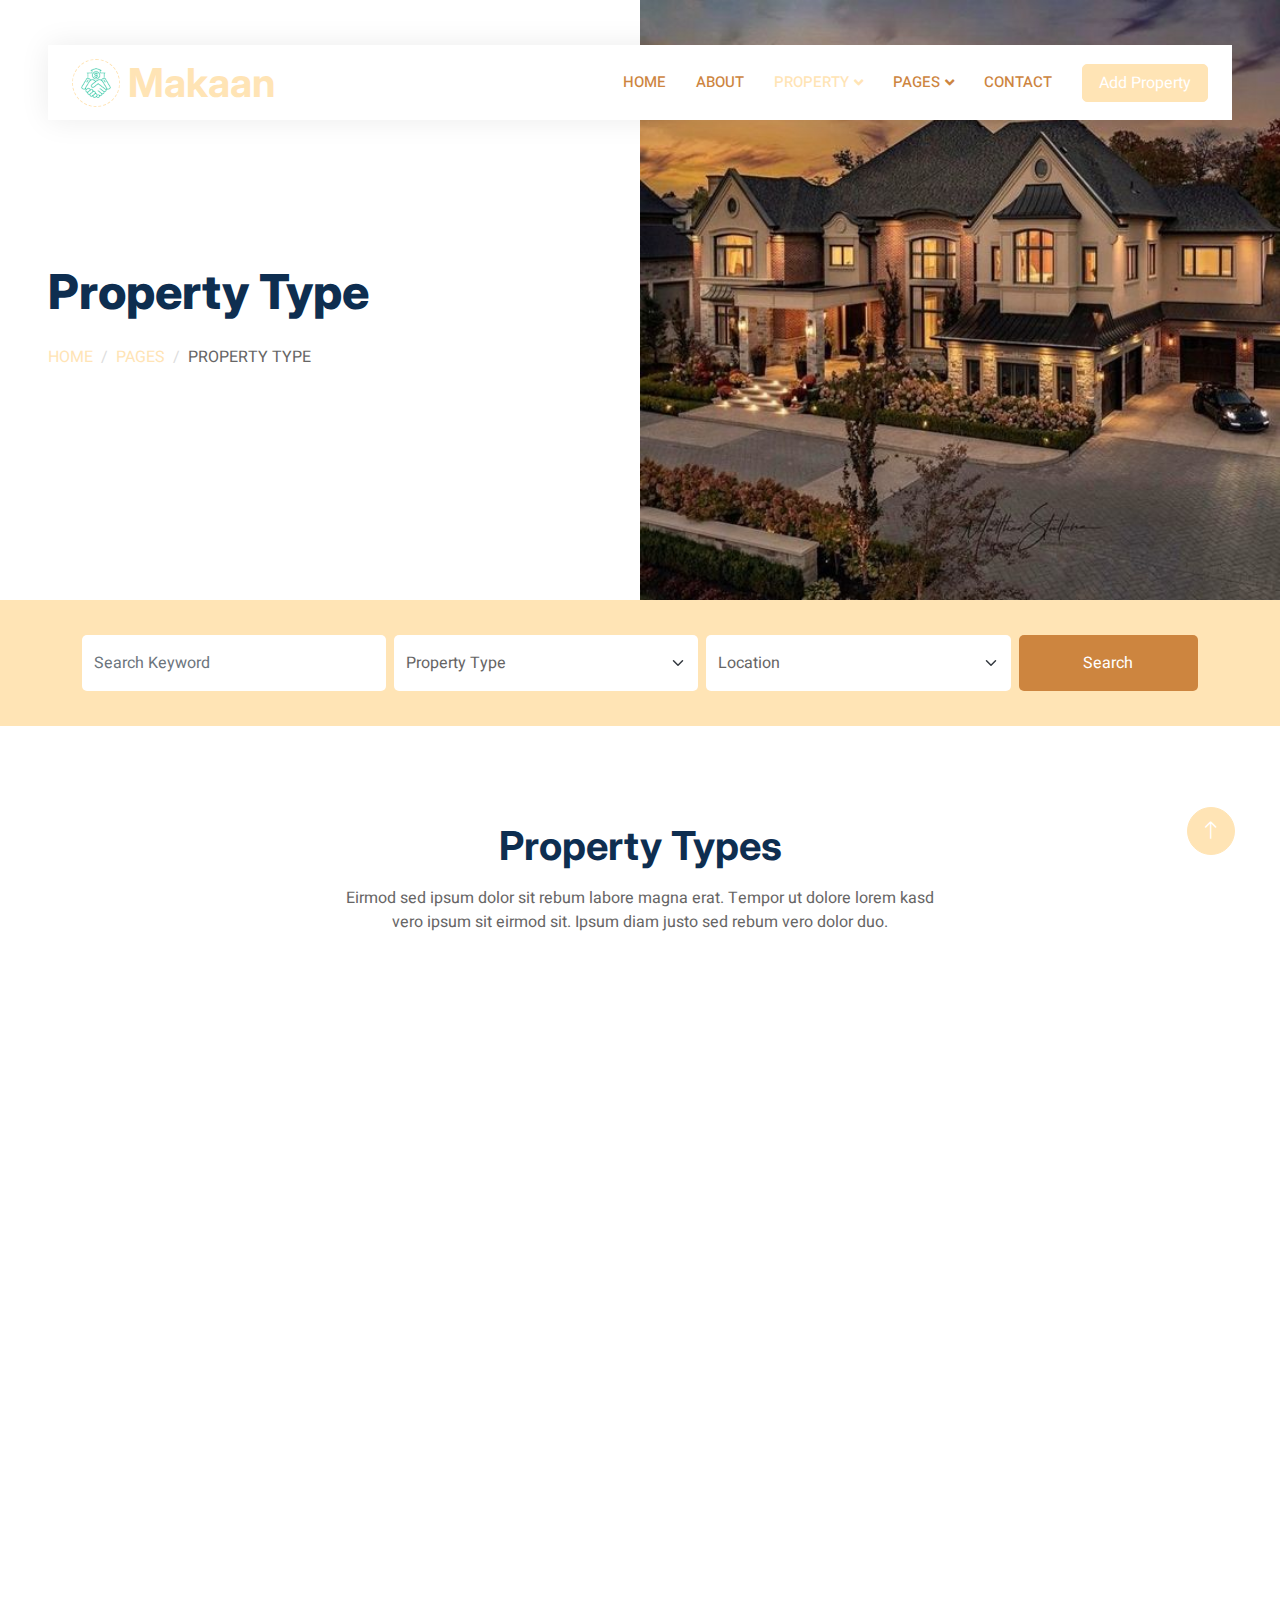
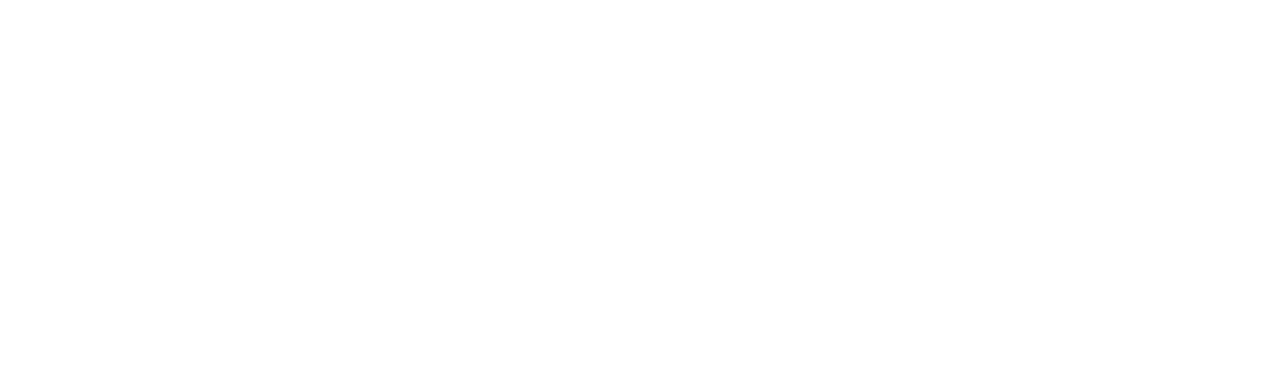
<file: property-type.html>
<!DOCTYPE html>
<html lang="en">

<head>
    <meta charset="utf-8">
    <title>Makaan - Real Estate HTML Template</title>
    <meta content="width=device-width, initial-scale=1.0" name="viewport">
    <meta content="" name="keywords">
    <meta content="" name="description">

    <!-- Favicon -->
    <link rel="shortcut icon" type="image/png" href="img/logohouse.png"/>

    <!-- Google Web Fonts -->
    <link rel="preconnect" href="https://fonts.googleapis.com">
    <link rel="preconnect" href="https://fonts.gstatic.com" crossorigin>
    <link href="https://fonts.googleapis.com/css2?family=Heebo:wght@400;500;600&family=Inter:wght@700;800&display=swap" rel="stylesheet">
    
    <!-- Icon Font Stylesheet -->
    <link href="https://cdnjs.cloudflare.com/ajax/libs/font-awesome/5.10.0/css/all.min.css" rel="stylesheet">
    <link href="https://cdn.jsdelivr.net/npm/bootstrap-icons@1.4.1/font/bootstrap-icons.css" rel="stylesheet">

    <!-- Libraries Stylesheet -->
    <link href="lib/animate/animate.min.css" rel="stylesheet">
    <link href="lib/owlcarousel/assets/owl.carousel.min.css" rel="stylesheet">

    <!-- Customized Bootstrap Stylesheet -->
    <link href="css/bootstrap.min.css" rel="stylesheet">

    <!-- Template Stylesheet -->
    <link href="css/style.css" rel="stylesheet">
</head>

<body>
    <div class="container-xxl bg-white p-0">
        <!-- Spinner Start -->
        <div id="spinner" class="show bg-white position-fixed translate-middle w-100 vh-100 top-50 start-50 d-flex align-items-center justify-content-center">
            <div class="spinner-border text-primary" style="width: 3rem; height: 3rem;" role="status">
                <span class="sr-only">Loading...</span>
            </div>
        </div>
        <!-- Spinner End -->


        <!-- Navbar Start -->
        <div class="container-fluid nav-bar bg-transparent">
            <nav class="navbar navbar-expand-lg bg-white navbar-light py-0 px-4">
                <a href="index.html" class="navbar-brand d-flex align-items-center text-center">
                    <div class="icon p-2 me-2">
                        <img class="img-fluid" src="img/icon-deal.png" alt="Icon" style="width: 30px; height: 30px;">
                    </div>
                    <h1 class="m-0 text-primary">Makaan</h1>
                </a>
                <button type="button" class="navbar-toggler" data-bs-toggle="collapse" data-bs-target="#navbarCollapse">
                    <span class="navbar-toggler-icon"></span>
                </button>
                <div class="collapse navbar-collapse" id="navbarCollapse">
                    <div class="navbar-nav ms-auto">
                        <a href="index.html" class="nav-item nav-link">Home</a>
                        <a href="about.html" class="nav-item nav-link">About</a>
                        <div class="nav-item dropdown">
                            <a href="#" class="nav-link dropdown-toggle active" data-bs-toggle="dropdown">Property</a>
                            <div class="dropdown-menu rounded-0 m-0">
                                <a href="property-list.html" class="dropdown-item">Property List</a>
                                <a href="property-type.html" class="dropdown-item active">Property Type</a>
                                <a href="property-agent.html" class="dropdown-item">Property Agent</a>
                            </div>
                        </div>
                        <div class="nav-item dropdown">
                            <a href="#" class="nav-link dropdown-toggle" data-bs-toggle="dropdown">Pages</a>
                            <div class="dropdown-menu rounded-0 m-0">
                                <a href="testimonial.html" class="dropdown-item">Testimonial</a>
                                <a href="404.html" class="dropdown-item">404 Error</a>
                            </div>
                        </div>
                        <a href="contact.html" class="nav-item nav-link">Contact</a>
                    </div>
                    <a href="" class="btn btn-primary px-3 d-none d-lg-flex">Add Property</a>
                </div>
            </nav>
        </div>
        <!-- Navbar End -->


        <!-- Header Start -->
        <div class="container-fluid header bg-white p-0">
            <div class="row g-0 align-items-center flex-column-reverse flex-md-row">
                <div class="col-md-6 p-5 mt-lg-5">
                    <h1 class="display-5 animated fadeIn mb-4">Property Type</h1> 
                        <nav aria-label="breadcrumb animated fadeIn">
                        <ol class="breadcrumb text-uppercase">
                            <li class="breadcrumb-item"><a href="#">Home</a></li>
                            <li class="breadcrumb-item"><a href="#">Pages</a></li>
                            <li class="breadcrumb-item text-body active" aria-current="page">Property Type</li>
                        </ol>
                    </nav>
                </div>
                <div class="col-md-6 animated fadeIn">
                    <img class="img-fluid" src="img/header.jpg" alt="">
                </div>
            </div>
        </div>
        <!-- Header End -->


        <!-- Search Start -->
        <div class="container-fluid bg-primary mb-5 wow fadeIn" data-wow-delay="0.1s" style="padding: 35px;">
            <div class="container">
                <div class="row g-2">
                    <div class="col-md-10">
                        <div class="row g-2">
                            <div class="col-md-4">
                                <input type="text" class="form-control border-0 py-3" placeholder="Search Keyword">
                            </div>
                            <div class="col-md-4">
                                <select class="form-select border-0 py-3">
                                    <option selected>Property Type</option>
                                    <option value="1">Property Type 1</option>
                                    <option value="2">Property Type 2</option>
                                    <option value="3">Property Type 3</option>
                                </select>
                            </div>
                            <div class="col-md-4">
                                <select class="form-select border-0 py-3">
                                    <option selected>Location</option>
                                    <option value="1">Location 1</option>
                                    <option value="2">Location 2</option>
                                    <option value="3">Location 3</option>
                                </select>
                            </div>
                        </div>
                    </div>
                    <div class="col-md-2">
                        <button class="btn btn-dark border-0 w-100 py-3">Search</button>
                    </div>
                </div>
            </div>
        </div>
        <!-- Search End -->


        <!-- Category Start -->
        <div class="container-xxl py-5">
            <div class="container">
                <div class="text-center mx-auto mb-5 wow fadeInUp" data-wow-delay="0.1s" style="max-width: 600px;">
                    <h1 class="mb-3">Property Types</h1>
                    <p>Eirmod sed ipsum dolor sit rebum labore magna erat. Tempor ut dolore lorem kasd vero ipsum sit eirmod sit. Ipsum diam justo sed rebum vero dolor duo.</p>
                </div>
                <div class="row g-4">
                    <div class="col-lg-3 col-sm-6 wow fadeInUp" data-wow-delay="0.1s">
                        <a class="cat-item d-block bg-light text-center rounded p-3" href="">
                            <div class="rounded p-4">
                                <div class="icon mb-3">
                                    <img class="img-fluid" src="img/icon-apartment.png" alt="Icon">
                                </div>
                                <h6>Apartment</h6>
                                <span>123 Properties</span>
                            </div>
                        </a>
                    </div>
                    <div class="col-lg-3 col-sm-6 wow fadeInUp" data-wow-delay="0.3s">
                        <a class="cat-item d-block bg-light text-center rounded p-3" href="">
                            <div class="rounded p-4">
                                <div class="icon mb-3">
                                    <img class="img-fluid" src="img/icon-villa.png" alt="Icon">
                                </div>
                                <h6>Villa</h6>
                                <span>123 Properties</span>
                            </div>
                        </a>
                    </div>
                    <div class="col-lg-3 col-sm-6 wow fadeInUp" data-wow-delay="0.5s">
                        <a class="cat-item d-block bg-light text-center rounded p-3" href="">
                            <div class="rounded p-4">
                                <div class="icon mb-3">
                                    <img class="img-fluid" src="img/icon-house.png" alt="Icon">
                                </div>
                                <h6>Home</h6>
                                <span>123 Properties</span>
                            </div>
                        </a>
                    </div>
                    <div class="col-lg-3 col-sm-6 wow fadeInUp" data-wow-delay="0.7s">
                        <a class="cat-item d-block bg-light text-center rounded p-3" href="">
                            <div class="rounded p-4">
                                <div class="icon mb-3">
                                    <img class="img-fluid" src="img/icon-housing.png" alt="Icon">
                                </div>
                                <h6>Office</h6>
                                <span>123 Properties</span>
                            </div>
                        </a>
                    </div>
                    <div class="col-lg-3 col-sm-6 wow fadeInUp" data-wow-delay="0.1s">
                        <a class="cat-item d-block bg-light text-center rounded p-3" href="">
                            <div class="rounded p-4">
                                <div class="icon mb-3">
                                    <img class="img-fluid" src="img/icon-building.png" alt="Icon">
                                </div>
                                <h6>Building</h6>
                                <span>123 Properties</span>
                            </div>
                        </a>
                    </div>
                    <div class="col-lg-3 col-sm-6 wow fadeInUp" data-wow-delay="0.3s">
                        <a class="cat-item d-block bg-light text-center rounded p-3" href="">
                            <div class="rounded p-4">
                                <div class="icon mb-3">
                                    <img class="img-fluid" src="img/icon-neighborhood.png" alt="Icon">
                                </div>
                                <h6>Townhouse</h6>
                                <span>123 Properties</span>
                            </div>
                        </a>
                    </div>
                    <div class="col-lg-3 col-sm-6 wow fadeInUp" data-wow-delay="0.5s">
                        <a class="cat-item d-block bg-light text-center rounded p-3" href="">
                            <div class="rounded p-4">
                                <div class="icon mb-3">
                                    <img class="img-fluid" src="img/icon-condominium.png" alt="Icon">
                                </div>
                                <h6>Shop</h6>
                                <span>123 Properties</span>
                            </div>
                        </a>
                    </div>
                    <div class="col-lg-3 col-sm-6 wow fadeInUp" data-wow-delay="0.7s">
                        <a class="cat-item d-block bg-light text-center rounded p-3" href="">
                            <div class="rounded p-4">
                                <div class="icon mb-3">
                                    <img class="img-fluid" src="img/icon-luxury.png" alt="Icon">
                                </div>
                                <h6>Garage</h6>
                                <span>123 Properties</span>
                            </div>
                        </a>
                    </div>
                </div>
            </div>
        </div>
        <!-- Category End -->
        

        <!-- Footer Start -->
        <div class="container-fluid bg-dark text-white-50 footer pt-5 mt-5 wow fadeIn" data-wow-delay="0.1s">
            <div class="container py-5">
                <div class="row g-5">
                    <div class="col-lg-3 col-md-6">
                        <h5 class="text-white mb-4">Get In Touch</h5>
                        <p class="mb-2"><i class="fa fa-map-marker-alt me-3"></i>123 Street, New York, USA</p>
                        <p class="mb-2"><i class="fa fa-phone-alt me-3"></i>+012 345 67890</p>
                        <p class="mb-2"><i class="fa fa-envelope me-3"></i>info@example.com</p>
                        <div class="d-flex pt-2">
                            <a class="btn btn-outline-light btn-social" href=""><i class="fab fa-twitter"></i></a>
                            <a class="btn btn-outline-light btn-social" href=""><i class="fab fa-facebook-f"></i></a>
                            <a class="btn btn-outline-light btn-social" href=""><i class="fab fa-youtube"></i></a>
                            <a class="btn btn-outline-light btn-social" href=""><i class="fab fa-linkedin-in"></i></a>
                        </div>
                    </div>
                    <div class="col-lg-3 col-md-6">
                        <h5 class="text-white mb-4">Quick Links</h5>
                        <a class="btn btn-link text-white-50" href="">About Us</a>
                        <a class="btn btn-link text-white-50" href="">Contact Us</a>
                        <a class="btn btn-link text-white-50" href="">Our Services</a>
                        <a class="btn btn-link text-white-50" href="">Privacy Policy</a>
                        <a class="btn btn-link text-white-50" href="">Terms & Condition</a>
                    </div>
                    <div class="col-lg-3 col-md-6">
                        <h5 class="text-white mb-4">Photo Gallery</h5>
                        <div class="row g-2 pt-2">
                            <div class="col-4">
                                <img class="img-fluid rounded bg-light p-1" src="img/property-1.jpg" alt="">
                            </div>
                            <div class="col-4">
                                <img class="img-fluid rounded bg-light p-1" src="img/property-2.jpg" alt="">
                            </div>
                            <div class="col-4">
                                <img class="img-fluid rounded bg-light p-1" src="img/property-3.jpg" alt="">
                            </div>
                            <div class="col-4">
                                <img class="img-fluid rounded bg-light p-1" src="img/property-4.jpg" alt="">
                            </div>
                            <div class="col-4">
                                <img class="img-fluid rounded bg-light p-1" src="img/property-5.jpg" alt="">
                            </div>
                            <div class="col-4">
                                <img class="img-fluid rounded bg-light p-1" src="img/property-6.jpg" alt="">
                            </div>
                        </div>
                    </div>
                    <div class="col-lg-3 col-md-6">
                        <h5 class="text-white mb-4">Newsletter</h5>
                        <p>Dolor amet sit justo amet elitr clita ipsum elitr est.</p>
                        <div class="position-relative mx-auto" style="max-width: 400px;">
                            <input class="form-control bg-transparent w-100 py-3 ps-4 pe-5" type="text" placeholder="Your email">
                            <button type="button" class="btn btn-primary py-2 position-absolute top-0 end-0 mt-2 me-2">SignUp</button>
                        </div>
                    </div>
                </div>
            </div>
            <div class="container">
                <div class="copyright">
                    <div class="row">
                        <div class="col-md-6 text-center text-md-start mb-3 mb-md-0">
                            &copy; <a class="border-bottom" href="#">Your Site Name</a>, All Right Reserved. 
							
							<!--/*** This template is free as long as you keep the footer author’s credit link/attribution link/backlink. If you'd like to use the template without the footer author’s credit link/attribution link/backlink, you can purchase the Credit Removal License from "https://htmlcodex.com/credit-removal". Thank you for your support. ***/-->
							Designed By <a class="border-bottom" href="https://htmlcodex.com">HTML Codex</a>
                        </div>
                        <div class="col-md-6 text-center text-md-end">
                            <div class="footer-menu">
                                <a href="">Home</a>
                                <a href="">Cookies</a>
                                <a href="">Help</a>
                                <a href="">FQAs</a>
                            </div>
                        </div>
                    </div>
                </div>
            </div>
        </div>
        <!-- Footer End -->


        <!-- Back to Top -->
        <a href="#" class="btn btn-lg btn-primary btn-lg-square back-to-top"><i class="bi bi-arrow-up"></i></a>
    </div>

    <!-- JavaScript Libraries -->
    <script src="https://code.jquery.com/jquery-3.4.1.min.js"></script>
    <script src="https://cdn.jsdelivr.net/npm/bootstrap@5.0.0/dist/js/bootstrap.bundle.min.js"></script>
    <script src="lib/wow/wow.min.js"></script>
    <script src="lib/easing/easing.min.js"></script>
    <script src="lib/waypoints/waypoints.min.js"></script>
    <script src="lib/owlcarousel/owl.carousel.min.js"></script>

    <!-- Template Javascript -->
    <script src="js/main.js"></script>
</body>

</html>
</file>
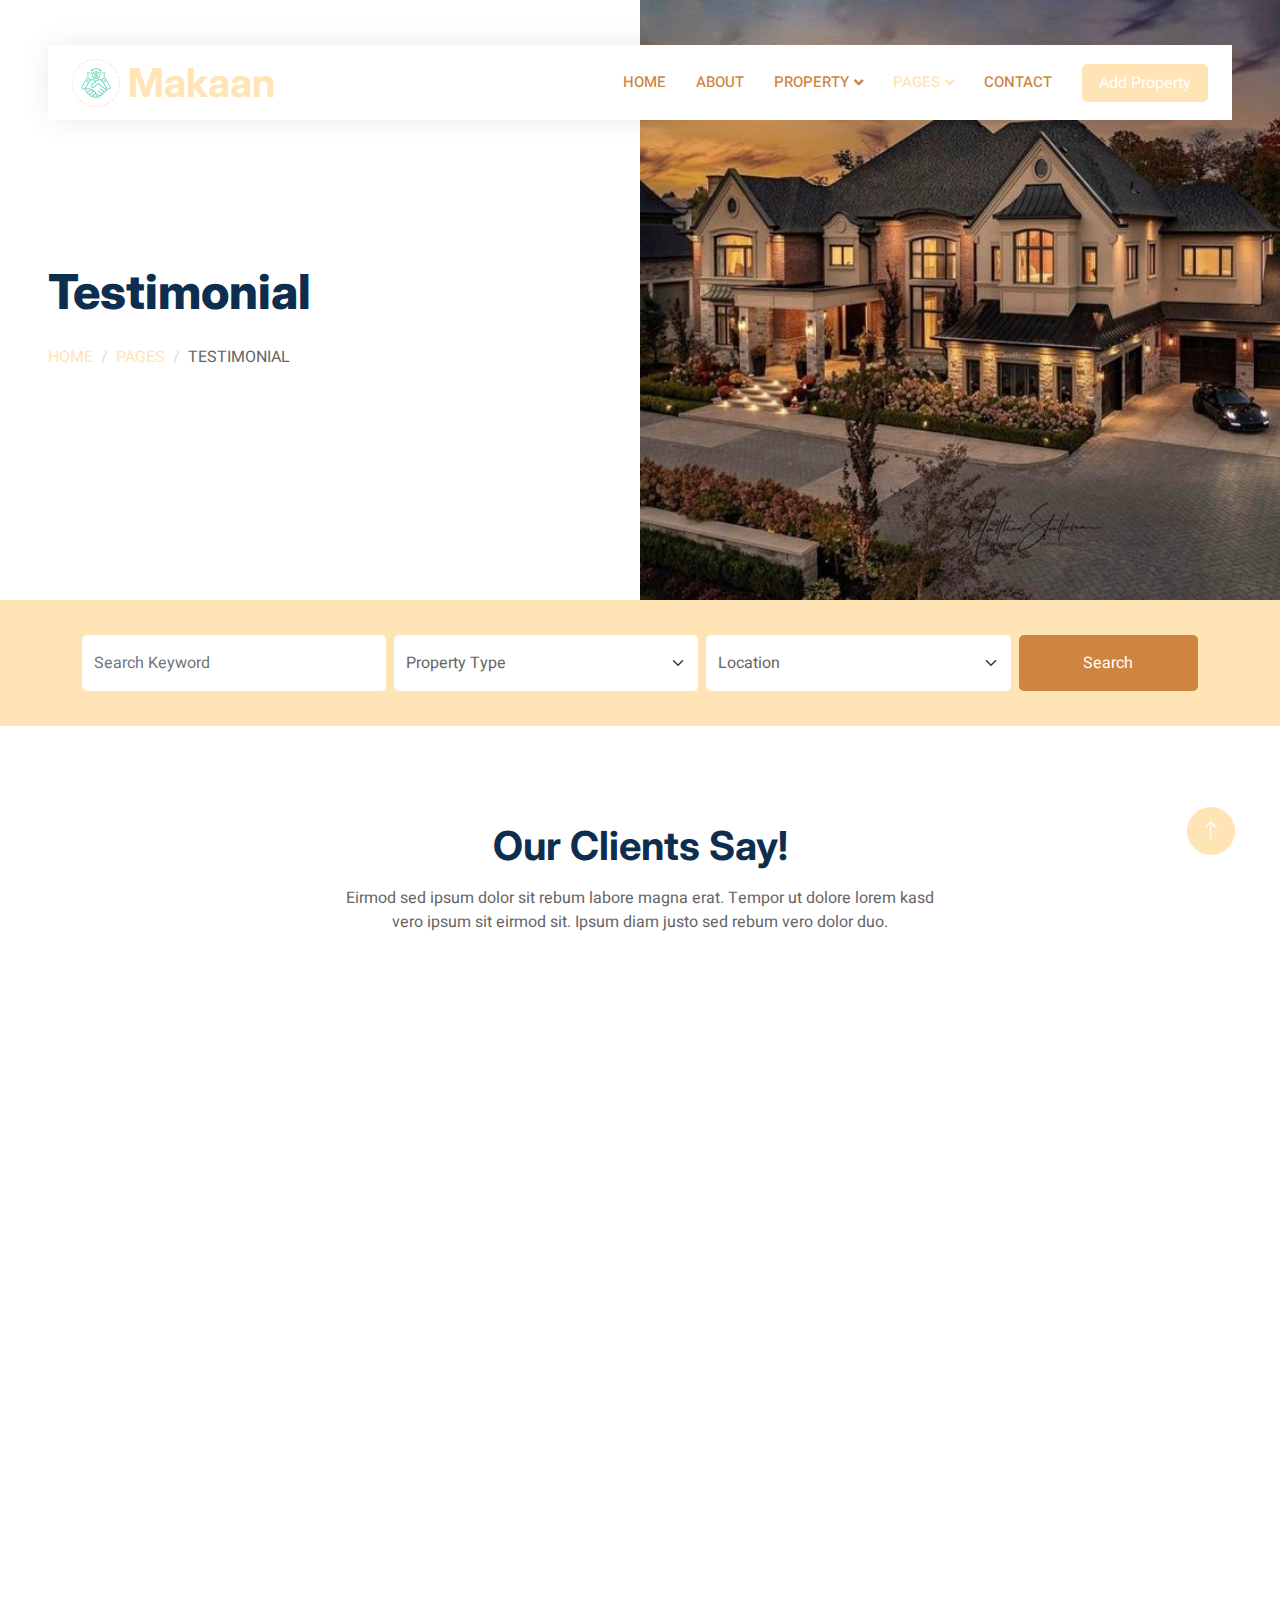
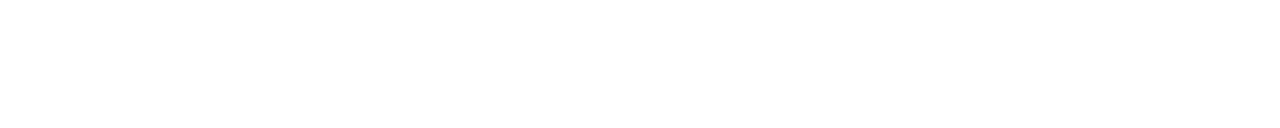
<file: testimonial.html>
<!DOCTYPE html>
<html lang="en">

<head>
    <meta charset="utf-8">
    <title>Makaan - Real Estate HTML Template</title>
    <meta content="width=device-width, initial-scale=1.0" name="viewport">
    <meta content="" name="keywords">
    <meta content="" name="description">

    <!-- Favicon -->
    <link rel="shortcut icon" type="image/png" href="img/logohouse.png"/>

    <!-- Google Web Fonts -->
    <link rel="preconnect" href="https://fonts.googleapis.com">
    <link rel="preconnect" href="https://fonts.gstatic.com" crossorigin>
    <link href="https://fonts.googleapis.com/css2?family=Heebo:wght@400;500;600&family=Inter:wght@700;800&display=swap" rel="stylesheet">
    
    <!-- Icon Font Stylesheet -->
    <link href="https://cdnjs.cloudflare.com/ajax/libs/font-awesome/5.10.0/css/all.min.css" rel="stylesheet">
    <link href="https://cdn.jsdelivr.net/npm/bootstrap-icons@1.4.1/font/bootstrap-icons.css" rel="stylesheet">

    <!-- Libraries Stylesheet -->
    <link href="lib/animate/animate.min.css" rel="stylesheet">
    <link href="lib/owlcarousel/assets/owl.carousel.min.css" rel="stylesheet">

    <!-- Customized Bootstrap Stylesheet -->
    <link href="css/bootstrap.min.css" rel="stylesheet">

    <!-- Template Stylesheet -->
    <link href="css/style.css" rel="stylesheet">
</head>

<body>
    <div class="container-xxl bg-white p-0">
        <!-- Spinner Start -->
        <div id="spinner" class="show bg-white position-fixed translate-middle w-100 vh-100 top-50 start-50 d-flex align-items-center justify-content-center">
            <div class="spinner-border text-primary" style="width: 3rem; height: 3rem;" role="status">
                <span class="sr-only">Loading...</span>
            </div>
        </div>
        <!-- Spinner End -->


        <!-- Navbar Start -->
        <div class="container-fluid nav-bar bg-transparent">
            <nav class="navbar navbar-expand-lg bg-white navbar-light py-0 px-4">
                <a href="index.html" class="navbar-brand d-flex align-items-center text-center">
                    <div class="icon p-2 me-2">
                        <img class="img-fluid" src="img/icon-deal.png" alt="Icon" style="width: 30px; height: 30px;">
                    </div>
                    <h1 class="m-0 text-primary">Makaan</h1>
                </a>
                <button type="button" class="navbar-toggler" data-bs-toggle="collapse" data-bs-target="#navbarCollapse">
                    <span class="navbar-toggler-icon"></span>
                </button>
                <div class="collapse navbar-collapse" id="navbarCollapse">
                    <div class="navbar-nav ms-auto">
                        <a href="index.html" class="nav-item nav-link">Home</a>
                        <a href="about.html" class="nav-item nav-link">About</a>
                        <div class="nav-item dropdown">
                            <a href="#" class="nav-link dropdown-toggle" data-bs-toggle="dropdown">Property</a>
                            <div class="dropdown-menu rounded-0 m-0">
                                <a href="property-list.html" class="dropdown-item">Property List</a>
                                <a href="property-type.html" class="dropdown-item">Property Type</a>
                                <a href="property-agent.html" class="dropdown-item">Property Agent</a>
                            </div>
                        </div>
                        <div class="nav-item dropdown">
                            <a href="#" class="nav-link dropdown-toggle active" data-bs-toggle="dropdown">Pages</a>
                            <div class="dropdown-menu rounded-0 m-0">
                                <a href="testimonial.html" class="dropdown-item active">Testimonial</a>
                                <a href="404.html" class="dropdown-item">404 Error</a>
                            </div>
                        </div>
                        <a href="contact.html" class="nav-item nav-link">Contact</a>
                    </div>
                    <a href="" class="btn btn-primary px-3 d-none d-lg-flex">Add Property</a>
                </div>
            </nav>
        </div>
        <!-- Navbar End -->


        <!-- Header Start -->
        <div class="container-fluid header bg-white p-0">
            <div class="row g-0 align-items-center flex-column-reverse flex-md-row">
                <div class="col-md-6 p-5 mt-lg-5">
                    <h1 class="display-5 animated fadeIn mb-4">Testimonial</h1> 
                        <nav aria-label="breadcrumb animated fadeIn">
                        <ol class="breadcrumb text-uppercase">
                            <li class="breadcrumb-item"><a href="#">Home</a></li>
                            <li class="breadcrumb-item"><a href="#">Pages</a></li>
                            <li class="breadcrumb-item text-body active" aria-current="page">Testimonial</li>
                        </ol>
                    </nav>
                </div>
                <div class="col-md-6 animated fadeIn">
                    <img class="img-fluid" src="img/header.jpg" alt="">
                </div>
            </div>
        </div>
        <!-- Header End -->


        <!-- Search Start -->
        <div class="container-fluid bg-primary mb-5 wow fadeIn" data-wow-delay="0.1s" style="padding: 35px;">
            <div class="container">
                <div class="row g-2">
                    <div class="col-md-10">
                        <div class="row g-2">
                            <div class="col-md-4">
                                <input type="text" class="form-control border-0 py-3" placeholder="Search Keyword">
                            </div>
                            <div class="col-md-4">
                                <select class="form-select border-0 py-3">
                                    <option selected>Property Type</option>
                                    <option value="1">Property Type 1</option>
                                    <option value="2">Property Type 2</option>
                                    <option value="3">Property Type 3</option>
                                </select>
                            </div>
                            <div class="col-md-4">
                                <select class="form-select border-0 py-3">
                                    <option selected>Location</option>
                                    <option value="1">Location 1</option>
                                    <option value="2">Location 2</option>
                                    <option value="3">Location 3</option>
                                </select>
                            </div>
                        </div>
                    </div>
                    <div class="col-md-2">
                        <button class="btn btn-dark border-0 w-100 py-3">Search</button>
                    </div>
                </div>
            </div>
        </div>
        <!-- Search End -->


        <!-- Testimonial Start -->
        <div class="container-xxl py-5">
            <div class="container">
                <div class="text-center mx-auto mb-5 wow fadeInUp" data-wow-delay="0.1s" style="max-width: 600px;">
                    <h1 class="mb-3">Our Clients Say!</h1>
                    <p>Eirmod sed ipsum dolor sit rebum labore magna erat. Tempor ut dolore lorem kasd vero ipsum sit eirmod sit. Ipsum diam justo sed rebum vero dolor duo.</p>
                </div>
                <div class="owl-carousel testimonial-carousel wow fadeInUp" data-wow-delay="0.1s">
                    <div class="testimonial-item bg-light rounded p-3">
                        <div class="bg-white border rounded p-4">
                            <p>Tempor stet labore dolor clita stet diam amet ipsum dolor duo ipsum rebum stet dolor amet diam stet. Est stet ea lorem amet est kasd kasd erat eos</p>
                            <div class="d-flex align-items-center">
                                <img class="img-fluid flex-shrink-0 rounded" src="img/testimonial-1.jpg" style="width: 45px; height: 45px;">
                                <div class="ps-3">
                                    <h6 class="fw-bold mb-1">Client Name</h6>
                                    <small>Profession</small>
                                </div>
                            </div>
                        </div>
                    </div>
                    <div class="testimonial-item bg-light rounded p-3">
                        <div class="bg-white border rounded p-4">
                            <p>Tempor stet labore dolor clita stet diam amet ipsum dolor duo ipsum rebum stet dolor amet diam stet. Est stet ea lorem amet est kasd kasd erat eos</p>
                            <div class="d-flex align-items-center">
                                <img class="img-fluid flex-shrink-0 rounded" src="img/testimonial-2.jpg" style="width: 45px; height: 45px;">
                                <div class="ps-3">
                                    <h6 class="fw-bold mb-1">Client Name</h6>
                                    <small>Profession</small>
                                </div>
                            </div>
                        </div>
                    </div>
                    <div class="testimonial-item bg-light rounded p-3">
                        <div class="bg-white border rounded p-4">
                            <p>Tempor stet labore dolor clita stet diam amet ipsum dolor duo ipsum rebum stet dolor amet diam stet. Est stet ea lorem amet est kasd kasd erat eos</p>
                            <div class="d-flex align-items-center">
                                <img class="img-fluid flex-shrink-0 rounded" src="img/testimonial-3.jpg" style="width: 45px; height: 45px;">
                                <div class="ps-3">
                                    <h6 class="fw-bold mb-1">Client Name</h6>
                                    <small>Profession</small>
                                </div>
                            </div>
                        </div>
                    </div>
                </div>
            </div>
        </div>
        <!-- Testimonial End -->
        

        <!-- Footer Start -->
        <div class="container-fluid bg-dark text-white-50 footer pt-5 mt-5 wow fadeIn" data-wow-delay="0.1s">
            <div class="container py-5">
                <div class="row g-5">
                    <div class="col-lg-3 col-md-6">
                        <h5 class="text-white mb-4">Get In Touch</h5>
                        <p class="mb-2"><i class="fa fa-map-marker-alt me-3"></i>123 Street, New York, USA</p>
                        <p class="mb-2"><i class="fa fa-phone-alt me-3"></i>+012 345 67890</p>
                        <p class="mb-2"><i class="fa fa-envelope me-3"></i>info@example.com</p>
                        <div class="d-flex pt-2">
                            <a class="btn btn-outline-light btn-social" href=""><i class="fab fa-twitter"></i></a>
                            <a class="btn btn-outline-light btn-social" href=""><i class="fab fa-facebook-f"></i></a>
                            <a class="btn btn-outline-light btn-social" href=""><i class="fab fa-youtube"></i></a>
                            <a class="btn btn-outline-light btn-social" href=""><i class="fab fa-linkedin-in"></i></a>
                        </div>
                    </div>
                    <div class="col-lg-3 col-md-6">
                        <h5 class="text-white mb-4">Quick Links</h5>
                        <a class="btn btn-link text-white-50" href="">About Us</a>
                        <a class="btn btn-link text-white-50" href="">Contact Us</a>
                        <a class="btn btn-link text-white-50" href="">Our Services</a>
                        <a class="btn btn-link text-white-50" href="">Privacy Policy</a>
                        <a class="btn btn-link text-white-50" href="">Terms & Condition</a>
                    </div>
                    <div class="col-lg-3 col-md-6">
                        <h5 class="text-white mb-4">Photo Gallery</h5>
                        <div class="row g-2 pt-2">
                            <div class="col-4">
                                <img class="img-fluid rounded bg-light p-1" src="img/property-1.jpg" alt="">
                            </div>
                            <div class="col-4">
                                <img class="img-fluid rounded bg-light p-1" src="img/property-2.jpg" alt="">
                            </div>
                            <div class="col-4">
                                <img class="img-fluid rounded bg-light p-1" src="img/property-3.jpg" alt="">
                            </div>
                            <div class="col-4">
                                <img class="img-fluid rounded bg-light p-1" src="img/property-4.jpg" alt="">
                            </div>
                            <div class="col-4">
                                <img class="img-fluid rounded bg-light p-1" src="img/property-5.jpg" alt="">
                            </div>
                            <div class="col-4">
                                <img class="img-fluid rounded bg-light p-1" src="img/property-6.jpg" alt="">
                            </div>
                        </div>
                    </div>
                    <div class="col-lg-3 col-md-6">
                        <h5 class="text-white mb-4">Newsletter</h5>
                        <p>Dolor amet sit justo amet elitr clita ipsum elitr est.</p>
                        <div class="position-relative mx-auto" style="max-width: 400px;">
                            <input class="form-control bg-transparent w-100 py-3 ps-4 pe-5" type="text" placeholder="Your email">
                            <button type="button" class="btn btn-primary py-2 position-absolute top-0 end-0 mt-2 me-2">SignUp</button>
                        </div>
                    </div>
                </div>
            </div>
            <div class="container">
                <div class="copyright">
                    <div class="row">
                        <div class="col-md-6 text-center text-md-start mb-3 mb-md-0">
                            &copy; <a class="border-bottom" href="#">Your Site Name</a>, All Right Reserved. 
							
							<!--/*** This template is free as long as you keep the footer author’s credit link/attribution link/backlink. If you'd like to use the template without the footer author’s credit link/attribution link/backlink, you can purchase the Credit Removal License from "https://htmlcodex.com/credit-removal". Thank you for your support. ***/-->
							Designed By <a class="border-bottom" href="https://htmlcodex.com">HTML Codex</a>
                        </div>
                        <div class="col-md-6 text-center text-md-end">
                            <div class="footer-menu">
                                <a href="">Home</a>
                                <a href="">Cookies</a>
                                <a href="">Help</a>
                                <a href="">FQAs</a>
                            </div>
                        </div>
                    </div>
                </div>
            </div>
        </div>
        <!-- Footer End -->


        <!-- Back to Top -->
        <a href="#" class="btn btn-lg btn-primary btn-lg-square back-to-top"><i class="bi bi-arrow-up"></i></a>
    </div>

    <!-- JavaScript Libraries -->
    <script src="https://code.jquery.com/jquery-3.4.1.min.js"></script>
    <script src="https://cdn.jsdelivr.net/npm/bootstrap@5.0.0/dist/js/bootstrap.bundle.min.js"></script>
    <script src="lib/wow/wow.min.js"></script>
    <script src="lib/easing/easing.min.js"></script>
    <script src="lib/waypoints/waypoints.min.js"></script>
    <script src="lib/owlcarousel/owl.carousel.min.js"></script>

    <!-- Template Javascript -->
    <script src="js/main.js"></script>
</body>

</html>
</file>
<file: css/style.css>
:root {
    --primary: #FFE4B5;
    --secondary: #FF6922;
    --light: #FFE4C4;
    --dark: #CD853F;
}

.back-to-top {
    position: fixed;
    display: none;
    right: 45px;
    bottom: 45px;
    z-index: 99;
}

body {
    margin: 0;
    font-family: "Heebo", sans-serif;
    font-size: 1rem;
    font-weight: 400;
    line-height: 1.5;
    color: #666565;
    background-color: #FAEBD7;
    -webkit-text-size-adjust: 100%;
    -webkit-tap-highlight-color: rgba(0, 0, 0, 0);
}

    
/*** Spinner ***/
#spinner {
    opacity: 0;
    visibility: hidden;
    transition: opacity .5s ease-out, visibility 0s linear .5s;
    z-index: 99999;
}

#spinner.show {
    transition: opacity .5s ease-out, visibility 0s linear 0s;
    visibility: visible;
    opacity: 1;
}


/*** Button ***/
.btn {
    transition: .5s;
}

.btn.btn-primary,
.btn.btn-secondary {
    color: #FFFFFF;
}

.btn-square {
    width: 38px;
    height: 38px;
}

.btn-sm-square {
    width: 32px;
    height: 32px;
}

.btn-lg-square {
    width: 48px;
    height: 48px;
}

.btn-square,
.btn-sm-square,
.btn-lg-square {
    padding: 0;
    display: flex;
    align-items: center;
    justify-content: center;
    font-weight: normal;
    border-radius: 50px;
}


/*** Navbar ***/
.nav-bar {
    position: relative;
    margin-top: 45px;
    padding: 0 3rem;
    transition: .5s;
    z-index: 9999;
}

.nav-bar.sticky-top {
    position: sticky;
    padding: 0;
    z-index: 9999;
}

.navbar {
    box-shadow: 0 0 30px rgba(0, 0, 0, .08);
}

.navbar .dropdown-toggle::after {
    border: none;
    content: "\f107";
    font-family: "Font Awesome 5 Free";
    font-weight: 900;
    vertical-align: middle;
    margin-left: 5px;
    transition: .5s;
}

.navbar .dropdown-toggle[aria-expanded=true]::after {
    transform: rotate(-180deg);
}

.navbar-light .navbar-nav .nav-link {
    margin-right: 30px;
    padding: 25px 0;
    color: #FFFFFF;
    font-size: 15px;
    text-transform: uppercase;
    outline: none;
}

.navbar-light .navbar-nav .nav-link:hover,
.navbar-light .navbar-nav .nav-link.active {
    color: var(--primary);
}

.text-primary {
    color: #FFE4B5 !important;
}

.btn-primary {
    background-color: #FFE4B5;
    border-color: #FFE4B5;
}

.btn-primary:hover {
    background-color: #CD853F;
    border-color: #CD853F;
}

.bg-primary {
    background-color: #FFE4B5 !important;
    border-color: #FFE4B5;
}

.btn-dark {
    color: #fff;
    background-color: #CD853F;
    border-color: #CD853F;
}

.btn-dark:hover{
    color: #fff;
    background-color: #8B4513;
    border-color: #8B4513;
}

#hover:hover {
    border-color: #8B4513;
}

a {
    color: #FFE4B5;
    text-decoration: none;
}

.bg-light {
    background-color: #FAEBD7 !important;
}

.bg-dark {
    background-color: #8B4513 !important;
}

.text-white-50 {
    color: #FFFFFF !important;
}

.form-control .bg-transparent .w-100 .py-3 .ps-4 .pe-5{
    color: #FFFFFF !important;
}


.img-fluid-bach
{
    width: 300px;
    height: 300px;
}

.img-fluid-bao
{
    width: 300px;
    height: 300px;
}

.img-fluid-bach
{
    width: 300px;
    height: 300px;
}

.img-fluid-nam
{
    width: 300px;
    height: 300px;
}
.img-fluid-pr1
{
    width: 408px;
    height: 272px;
}

.img-fluid-pr2
{
    width: 408px;
    height: 272px;
}

.img-fluid-pr3
{
    width: 408px;
    height: 272px;
}

.img-fluid-pr4
{
    width: 408px;
    height: 272px;
}

.img-fluid-pr5
{
    width: 408px;
    height: 272px;
}

.img-fluid-pr6
{
    width: 408px;
    height: 272px;
}

.img-fluid{
    width: 100%;
}

.btn-outline-primary.active, .btn-outline-primary.dropdown-toggle.show {
    color: #000;
    background-color: #FFE4B5;
    border-color: #FFE4B5;
}

.btn-outline-primary {
    color: #060808;
    border-color: #FFE4B5;
}

.btn-outline-primary:hover
{
    color:#FFFFFF;
    background-color: #FFE4B5;
    border-color: #FFE4B5;
}

.nav-link {

    color: #CD853F;
}

.nav-link:hover, .nav-link:focus {
    color: #FFE4B5;
}

@media (max-width: 991.98px) {
    .nav-bar {
        margin: 0;
        padding: 0;
    }

    .navbar-light .navbar-nav .nav-link  {
        margin-right: 0;
        padding: 10px 0;
    }

    .navbar-light .navbar-nav {
        border-top: 1px solid #EEEEEE;
    }
}

.navbar-light .navbar-brand {
    height: 75px;
}

.navbar-light .navbar-nav .nav-link {
    color: var(--dark);
    font-weight: 500;
}

@media (min-width: 992px) {
    .navbar .nav-item .dropdown-menu {
        display: block;
        top: 100%;
        margin-top: 0;
        transform: rotateX(-75deg);
        transform-origin: 0% 0%;
        opacity: 0;
        visibility: hidden;
        transition: .5s;
        
    }

    .navbar .nav-item:hover .dropdown-menu {
        transform: rotateX(0deg);
        visibility: visible;
        transition: .5s;
        opacity: 1;
    }
}


/*** Header ***/
@media (min-width: 992px) {
    .header {
        margin-top: -120px;
    }
}

.header-carousel .owl-nav {
    position: absolute;
    top: 50%;
    left: -25px;
    transform: translateY(-50%);
    display: flex;
    flex-direction: column;
}

.header-carousel .owl-nav .owl-prev,
.header-carousel .owl-nav .owl-next {
    margin: 7px 0;
    width: 50px;
    height: 50px;
    display: flex;
    align-items: center;
    justify-content: center;
    color: #FFFFFF;
    background: var(--primary);
    border-radius: 40px;
    font-size: 20px;
    transition: .5s;
}

.header-carousel .owl-nav .owl-prev:hover,
.header-carousel .owl-nav .owl-next:hover {
    background: var(--dark);
}

@media (max-width: 768px) {
    .header-carousel .owl-nav {
        left: 25px;
    }
}

.breadcrumb-item + .breadcrumb-item::before {
    color: #DDDDDD;
}


/*** Icon ***/
.icon {
    padding: 15px;
    display: inline-flex;
    align-items: center;
    justify-content: center;
    background: #FFFFFF !important;
    border-radius: 50px;
    border: 1px dashed var(--primary) !important;
}


/*** About ***/
.about-img img {
    position: relative;
    z-index: 2;
}

.about-img::before {
    position: absolute;
    content: "";
    top: 0;
    left: -50%;
    width: 100%;
    height: 100%;
    background: var(--primary);
    transform: skew(20deg);
    z-index: 1;
}


/*** Category ***/
.cat-item div {
    background: #FFFFFF;
    border: 1px dashed #CD853F (205, 133, 63);
    transition: .5s;
}

.cat-item:hover div {
    background: var(--primary);
    border-color: transparent;
}

.cat-item div * {
    transition: .5s;
}

.cat-item:hover div * {
    color: #FFFFFF !important;
}


/*** Property List ***/
.nav-pills .nav-item .btn {
    color: var(--dark);
}

.nav-pills .nav-item .btn:hover,
.nav-pills .nav-item .btn.active {
    color: #FFFFFF;
}

.property-item {
    box-shadow: 0 0 30px rgba(0, 0, 0, .08);
}

.property-item img {
    transition: .5s;
}

.property-item:hover img {
    transform: scale(1.1);
}

.property-item .border-top {
    border-top: 1px dashed #FFE4B5 !important;
}

.property-item .border-end {
    border-right: 1px dashed #FFE4B5 !important;
}


/*** Team ***/
.team-item {
    box-shadow: 0 0 30px rgba(0, 0, 0, .08);
    transition: .5s;
}

.team-item .btn {
    color: var(--primary);
    background: #FFFFFF;
    box-shadow: 0 0 30px rgba(0, 0, 0, .15);
}

.team-item .btn:hover {
    color: #FFFFFF;
    background: var(--primary);
}

.team-item:hover {
    border-color: var(--secondary) !important;
}

.team-item:hover .bg-primary {
    background: var(--secondary) !important;
}

.team-item:hover .bg-primary i {
    color: var(--secondary) !important;
}


/*** Testimonial ***/
.testimonial-carousel {
    padding-left: 1.5rem;
    padding-right: 1.5rem;
}

@media (min-width: 576px) {
    .testimonial-carousel {
        padding-left: 4rem;
        padding-right: 4rem;
    }
}

.testimonial-carousel .testimonial-item .border {
    border: 1px dashed #FFE4B5 !important;
}

.testimonial-carousel .owl-nav {
    position: absolute;
    width: 100%;
    height: 40px;
    top: calc(50% - 20px);
    left: 0;
    display: flex;
    justify-content: space-between;
    z-index: 1;
}

.testimonial-carousel .owl-nav .owl-prev,
.testimonial-carousel .owl-nav .owl-next {
    position: relative;
    width: 40px;
    height: 40px;
    display: flex;
    align-items: center;
    justify-content: center;
    color: #FFFFFF;
    background: var(--primary);
    border-radius: 40px;
    font-size: 20px;
    transition: .5s;
}

.testimonial-carousel .owl-nav .owl-prev:hover,
.testimonial-carousel .owl-nav .owl-next:hover {
    background: var(--dark);
}


/*** Footer ***/
.footer .btn.btn-social {
    margin-right: 5px;
    width: 35px;
    height: 35px;
    display: flex;
    align-items: center;
    justify-content: center;
    color: var(--light);
    border: 1px solid rgba(255,255,255,0.5);
    border-radius: 35px;
    transition: .3s;
}

.footer .btn.btn-social:hover {
    color: var(--primary);
    border-color: var(--light);
}

.footer .btn.btn-link {
    display: block;
    margin-bottom: 5px;
    padding: 0;
    text-align: left;
    font-size: 15px;
    font-weight: normal;
    text-transform: capitalize;
    transition: .3s;
}

.footer .btn.btn-link::before {
    position: relative;
    content: "\f105";
    font-family: "Font Awesome 5 Free";
    font-weight: 900;
    margin-right: 10px;
}

.footer .btn.btn-link:hover {
    letter-spacing: 1px;
    box-shadow: none;
}

.footer .form-control {
    border-color: rgba(255,255,255,0.5);
}

.footer .copyright {
    padding: 25px 0;
    font-size: 15px;
    border-top: 1px solid rgba(256, 256, 256, .1);
}

.footer .copyright a {
    color: var(--light);
}

.footer .footer-menu a {
    margin-right: 15px;
    padding-right: 15px;
    border-right: 1px solid rgba(255, 255, 255, .1);
}

.footer .footer-menu a:last-child {
    margin-right: 0;
    padding-right: 0;
    border-right: none;
}
#footer{
    width: 86px;
    height: 86px;
}

.btn-primary {
    color: #000;
    background-color: #FFE4B5;
    border-color: #FFE4B5;
}
</file>
